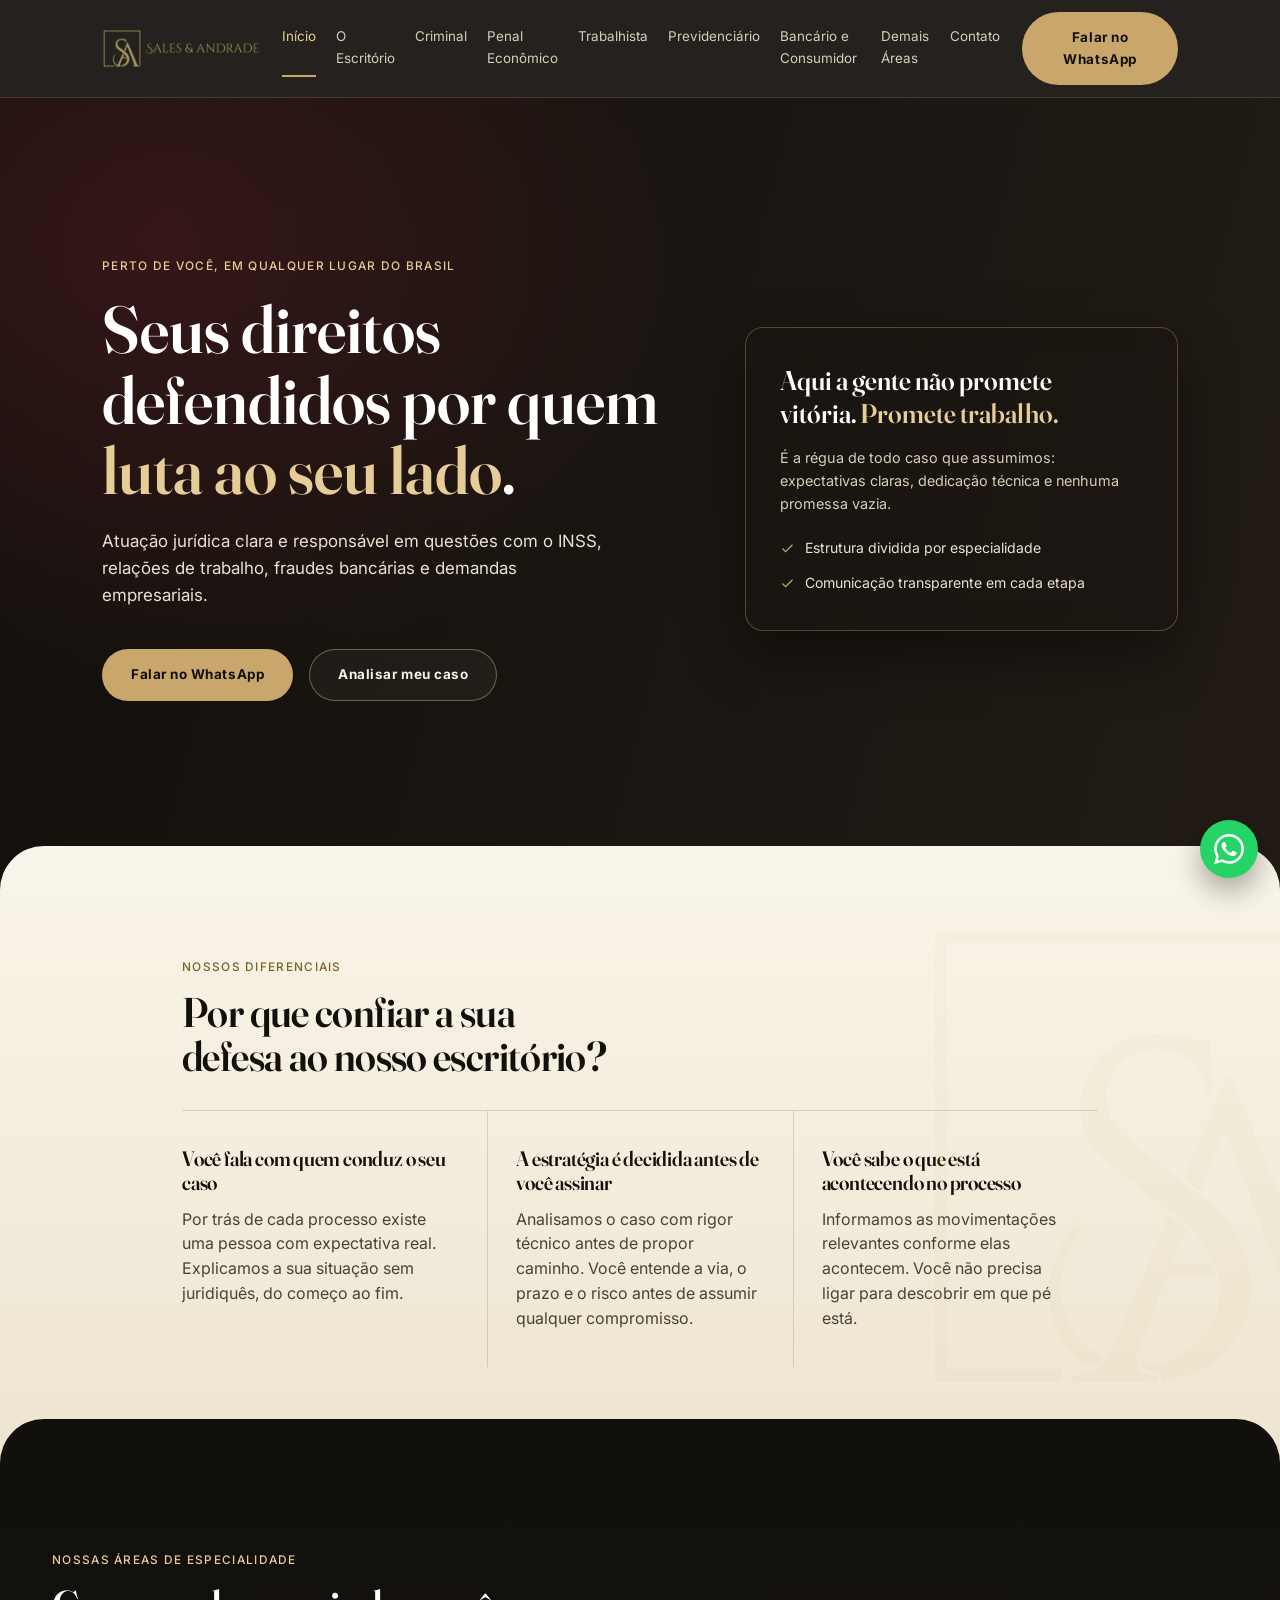
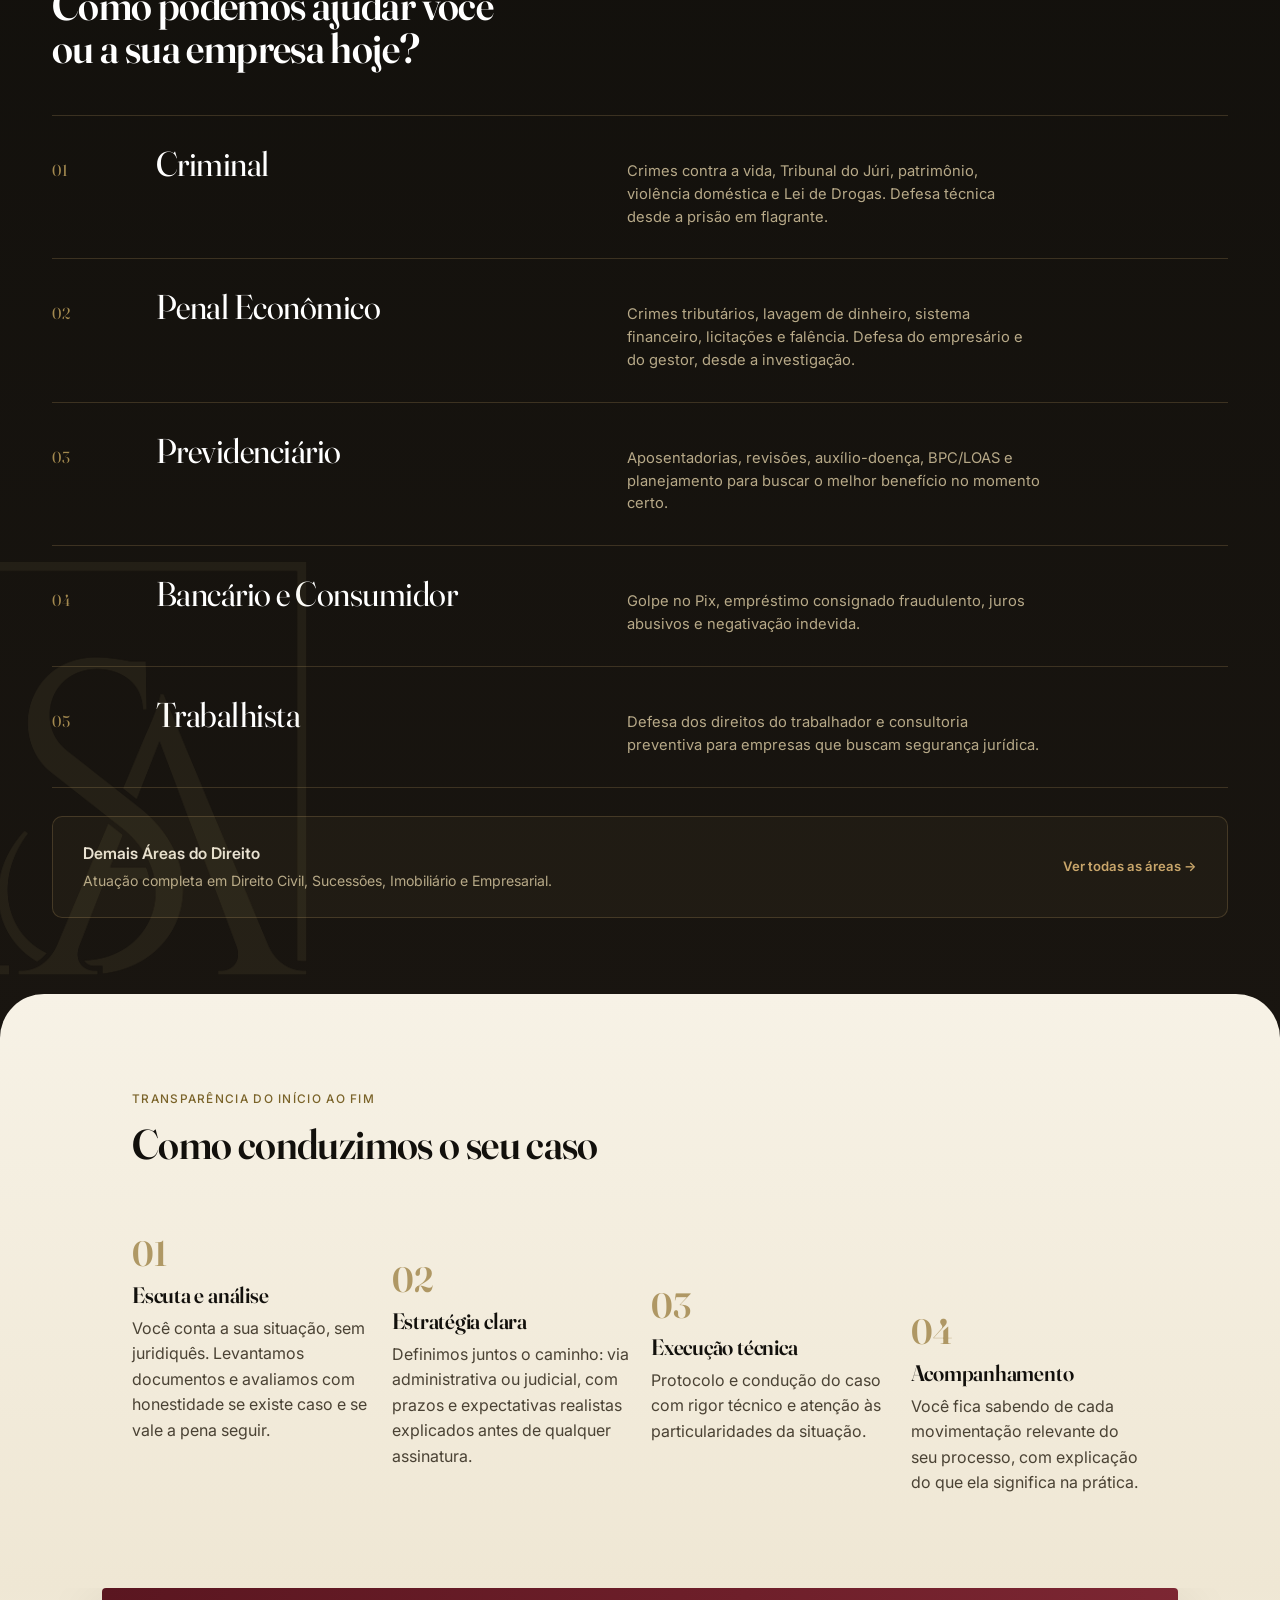
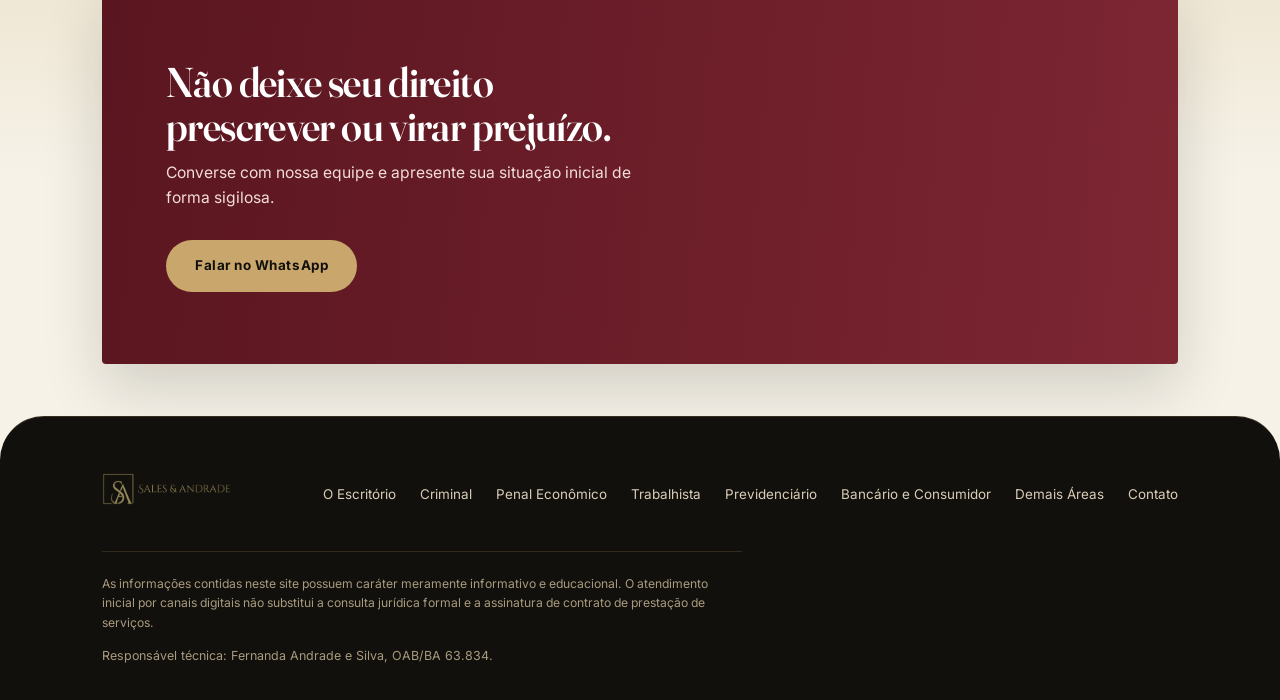
<file: index.html>
<!doctype html>
<html lang="pt-BR">
<head>
  <script>
  /* Marca que ha JavaScript, para o CSS poder esconder o que sera animado.
     Se o motion.js nao carregar (adblock, webview, rede), a marca e retirada
     e todo o conteudo volta a aparecer estatico. */
  document.documentElement.className += ' js';
  setTimeout(function () {
    if (!window.__motionOk) {
      document.documentElement.className =
        document.documentElement.className.replace(/\bjs\b/, '');
    }
  }, 2000);
  </script>
<meta charset="utf-8" />
<meta name="facebook-domain-verification" content="ourxuzfb3mb6ayu7ntzd1x40kp5242" />
<meta name="viewport" content="width=device-width, initial-scale=1" />
<title>Sales &amp; Andrade Advogados - Advocacia em Salvador</title>
<meta name="description" content="Atuação jurídica previdenciária, trabalhista, bancária e do consumidor em Salvador/BA, com atendimento em todo o Brasil." />
<meta name="theme-color" content="#12100c" />
<link rel="preconnect" href="https://fonts.googleapis.com" />
<link rel="preconnect" href="https://fonts.gstatic.com" crossorigin />
<link href="https://fonts.googleapis.com/css2?family=Fraunces:opsz,wght@9..144,500;9..144,600&amp;family=Inter:wght@400;500;600;700&amp;display=swap" rel="stylesheet" />
<link rel="icon" type="image/png" href="assets/favicon.png" />
<link rel="stylesheet" href="css/style.css?v=21" />

<link rel="canonical" href="https://saleseandradeadvogados.com.br/" />
<meta property="og:type" content="website" />
<meta property="og:site_name" content="Sales &amp; Andrade Advogados" />
<meta property="og:locale" content="pt_BR" />
<meta property="og:url" content="https://saleseandradeadvogados.com.br/" />
<meta property="og:title" content="Sales &amp; Andrade Advogados - Advocacia em Salvador" />
<meta property="og:description" content="Atuação jurídica previdenciária, trabalhista, bancária e do consumidor em Salvador/BA, com atendimento em todo o Brasil." />
<meta property="og:image" content="https://saleseandradeadvogados.com.br/assets/og-institucional.jpg" />
<meta property="og:image:width" content="1200" />
<meta property="og:image:height" content="630" />
<meta property="og:image:alt" content="Sales &amp; Andrade Advogados" />
<meta name="twitter:card" content="summary_large_image" />
<script type="application/ld+json">
{
  "@context": "https://schema.org",
  "@type": "LegalService",
  "name": "Sales & Andrade Advogados",
  "url": "https://saleseandradeadvogados.com.br/",
  "image": "https://saleseandradeadvogados.com.br/assets/og-institucional.jpg",
  "logo": "https://saleseandradeadvogados.com.br/assets/logo-horizontal-350.png",
  "telephone": "+5571982326171",
  "address": {
    "@type": "PostalAddress",
    "streetAddress": "Av. Antônio Carlos Magalhães, 811, Edifício Centro Empresarial Joventino Silva, sala 809",
    "addressLocality": "Salvador",
    "addressRegion": "BA",
    "addressCountry": "BR"
  },
  "geo": { "@type": "GeoCoordinates", "latitude": -12.9970459, "longitude": -38.4657763 },
  "areaServed": { "@type": "Country", "name": "Brasil" },
  "knowsLanguage": "pt-BR",
  "serviceType": [
    "Direito Criminal",
    "Direito Penal Econômico",
    "Direito Previdenciário",
    "Direito Bancário e do Consumidor",
    "Direito Trabalhista"
  ]
}
</script>
</head>
<body>

<a class="skip-link" href="#main">Pular para o conteúdo</a>

<header class="site">
  <div class="wrap header-row">
    <a href="index.html"><img src="assets/logo-horizontal-350.png" alt="Sales &amp; Andrade Advogados" width="350" height="87" /></a>
    <nav class="main" id="main-nav" aria-label="Navegação principal">
      <a href="index.html" class="active" aria-current="page">Início</a>
      <a href="o-escritorio.html">O Escritório</a>
      <a href="criminal.html">Criminal</a>
      <a href="penal-economico.html">Penal Econômico</a>
      <a href="direito-do-trabalho.html">Trabalhista</a>
      <a href="previdenciario.html">Previdenciário</a>
      <a href="bancario-consumidor.html">Bancário e Consumidor</a>
      <a href="demais-areas.html">Demais Áreas</a>
      <a href="contato.html">Contato</a>
    </nav>
    <div class="header-actions">
      <button class="nav-toggle" aria-label="Abrir menu" aria-expanded="false" aria-controls="main-nav">
        <svg class="icon-open" viewBox="0 0 24 24" fill="none" stroke="currentColor" stroke-width="2"><path d="M3 6h18M3 12h18M3 18h18"/></svg>
        <svg class="icon-close" viewBox="0 0 24 24" fill="none" stroke="currentColor" stroke-width="2"><path d="M6 6l12 12M18 6L6 18"/></svg>
      </button>
      <a href="https://wa.me/5571982326171?text=Ol%C3%A1!%20Vim%20pelo%20site%20do%20Sales%20%26%20Andrade%20e%20gostaria%20de%20falar%20com%20um%20advogado." target="_blank" rel="noopener" class="btn btn-gold">Falar no WhatsApp</a>
    </div>
  </div>
</header>
<div class="nav-scrim"></div>

<main id="main">

<section class="hero-home">
  <div class="wrap hero-grid">
    <div>
      <span class="eyebrow on-dark">Perto de você, em qualquer lugar do Brasil</span>
      <h1 class="serif">Seus direitos defendidos por quem <em>luta ao seu lado</em>.</h1>
      <p class="sub">Atuação jurídica clara e responsável em questões com o INSS, relações de trabalho, fraudes bancárias e demandas empresariais.</p>
      <div class="actions">
        <a href="https://wa.me/5571982326171?text=Ol%C3%A1!%20Vim%20pelo%20site%20do%20Sales%20%26%20Andrade%20e%20gostaria%20de%20falar%20com%20um%20advogado." target="_blank" rel="noopener" class="btn btn-gold">Falar no WhatsApp</a>
        <a href="contato.html" class="btn btn-line">Analisar meu caso</a>
      </div>
    </div>
    <aside class="glass-card">
      <p class="quote serif">Aqui a gente não promete vitória. <em>Promete trabalho.</em></p>
      <p class="ctx">É a régua de todo caso que assumimos: expectativas claras, dedicação técnica e nenhuma promessa vazia.</p>
      <ul>
        <li>
          <svg viewBox="0 0 24 24" fill="none" stroke="currentColor" stroke-width="2"><path d="M20 6 9 17l-5-5"/></svg>
          Estrutura dividida por especialidade
        </li>
        <li>
          <svg viewBox="0 0 24 24" fill="none" stroke="currentColor" stroke-width="2"><path d="M20 6 9 17l-5-5"/></svg>
          Comunicação transparente em cada etapa
        </li>
      </ul>
    </aside>
  </div>
</section>

<section class="band-ivory">
  <div class="wrap">
    <span class="eyebrow on-ivory" data-reveal>Nossos diferenciais</span>
    <h2 class="serif section-title lg" data-reveal style="--reveal-delay:60ms">Por que confiar a sua defesa ao nosso escritório?</h2>
    <div class="pillars">
      <div class="pillar" data-reveal>
        <h3>Você fala com quem conduz o seu caso</h3>
        <p>Por trás de cada processo existe uma pessoa com expectativa real. Explicamos a sua situação sem juridiquês, do começo ao fim.</p>
      </div>
      <div class="pillar" data-reveal style="--reveal-delay:100ms">
        <h3>A estratégia é decidida antes de você assinar</h3>
        <p>Analisamos o caso com rigor técnico antes de propor caminho. Você entende a via, o prazo e o risco antes de assumir qualquer compromisso.</p>
      </div>
      <div class="pillar" data-reveal style="--reveal-delay:200ms">
        <h3>Você sabe o que está acontecendo no processo</h3>
        <p>Informamos as movimentações relevantes conforme elas acontecem. Você não precisa ligar para descobrir em que pé está.</p>
      </div>
    </div>
  </div>
</section>

<section class="band-dark">
  <div class="wrap">
    <div class="head">
      <span class="eyebrow on-dark" data-reveal>Nossas áreas de especialidade</span>
      <h2 class="serif section-title lg" data-reveal style="margin:0;color:#fff;">Como podemos ajudar você ou a sua empresa hoje?</h2>
    </div>
    <ol class="area-index" data-reveal>
      <li>
        <a href="criminal.html">
          <span class="idx" aria-hidden="true">01</span>
          <span class="nome">Criminal</span>
          <span class="desc">Crimes contra a vida, Tribunal do Júri, patrimônio, violência doméstica e Lei de Drogas. Defesa técnica desde a prisão em flagrante.</span>
        </a>
      </li>
      <li>
        <a href="penal-economico.html">
          <span class="idx" aria-hidden="true">02</span>
          <span class="nome">Penal Econômico</span>
          <span class="desc">Crimes tributários, lavagem de dinheiro, sistema financeiro, licitações e falência. Defesa do empresário e do gestor, desde a investigação.</span>
        </a>
      </li>
      <li>
        <a href="previdenciario.html">
          <span class="idx" aria-hidden="true">03</span>
          <span class="nome">Previdenciário</span>
          <span class="desc">Aposentadorias, revisões, auxílio-doença, BPC/LOAS e planejamento para buscar o melhor benefício no momento certo.</span>
        </a>
      </li>
      <li>
        <a href="bancario-consumidor.html">
          <span class="idx" aria-hidden="true">04</span>
          <span class="nome">Bancário e Consumidor</span>
          <span class="desc">Golpe no Pix, empréstimo consignado fraudulento, juros abusivos e negativação indevida.</span>
        </a>
      </li>
      <li>
        <a href="direito-do-trabalho.html">
          <span class="idx" aria-hidden="true">05</span>
          <span class="nome">Trabalhista</span>
          <span class="desc">Defesa dos direitos do trabalhador e consultoria preventiva para empresas que buscam segurança jurídica.</span>
        </a>
      </li>
    </ol>
    <div class="area-secondary" data-reveal>
      <div>
        <h3>Demais Áreas do Direito</h3>
        <p>Atuação completa em Direito Civil, Sucessões, Imobiliário e Empresarial.</p>
      </div>
      <a href="demais-areas.html">Ver todas as áreas →</a>
    </div>
  </div>
</section>

<section class="band-steps">
  <div class="wrap">
    <div class="head">
      <span class="eyebrow on-ivory" data-reveal>Transparência do início ao fim</span>
      <h2 class="serif section-title lg" data-reveal style="margin:0;">Como conduzimos o seu caso</h2>
    </div>
    <div class="steps">
      <div class="step" data-reveal style="--reveal-delay:0ms">
        <span class="num" aria-hidden="true">01</span>
        <h3>Escuta e análise</h3>
        <p>Você conta a sua situação, sem juridiquês. Levantamos documentos e avaliamos com honestidade se existe caso e se vale a pena seguir.</p>
      </div>
      <div class="step" data-reveal style="--reveal-delay:100ms">
        <span class="num" aria-hidden="true">02</span>
        <h3>Estratégia clara</h3>
        <p>Definimos juntos o caminho: via administrativa ou judicial, com prazos e expectativas realistas explicados antes de qualquer assinatura.</p>
      </div>
      <div class="step" data-reveal style="--reveal-delay:200ms">
        <span class="num" aria-hidden="true">03</span>
        <h3>Execução técnica</h3>
        <p>Protocolo e condução do caso com rigor técnico e atenção às particularidades da situação.</p>
      </div>
      <div class="step" data-reveal style="--reveal-delay:300ms">
        <span class="num" aria-hidden="true">04</span>
        <h3>Acompanhamento</h3>
        <p>Você fica sabendo de cada movimentação relevante do seu processo, com explicação do que ela significa na prática.</p>
      </div>
    </div>
  </div>
</section>

<section class="band-cta">
  <div class="wrap">
    <div class="cta-banner" data-reveal>
      <h2 class="serif">Não deixe seu direito prescrever ou virar prejuízo.</h2>
      <p>Converse com nossa equipe e apresente sua situação inicial de forma sigilosa.</p>
      <a href="https://wa.me/5571982326171?text=Ol%C3%A1!%20Vim%20pelo%20site%20do%20Sales%20%26%20Andrade%20e%20gostaria%20de%20falar%20com%20um%20advogado." target="_blank" rel="noopener" class="btn btn-gold">Falar no WhatsApp</a>
    </div>
  </div>
</section>

</main>

<footer class="site">
  <div class="wrap">
    <div class="foot-top">
      <img src="assets/logo-horizontal-350.png" alt="Sales &amp; Andrade Advogados" width="350" height="87" />
      <div class="foot-links">
        <a href="o-escritorio.html">O Escritório</a>
        <a href="criminal.html">Criminal</a>
        <a href="penal-economico.html">Penal Econômico</a>
        <a href="direito-do-trabalho.html">Trabalhista</a>
        <a href="previdenciario.html">Previdenciário</a>
        <a href="bancario-consumidor.html">Bancário e Consumidor</a>
        <a href="demais-areas.html">Demais Áreas</a>
        <a href="contato.html">Contato</a>
      </div>
    </div>
    <p class="foot-fine">As informações contidas neste site possuem caráter meramente informativo e educacional. O atendimento inicial por canais digitais não substitui a consulta jurídica formal e a assinatura de contrato de prestação de serviços.</p>
    <p class="foot-oab">Responsável técnica: Fernanda Andrade e Silva, OAB/BA 63.834.</p>
  </div>
</footer>

<a class="wa-float" href="https://wa.me/5571982326171?text=Ol%C3%A1!%20Vim%20pelo%20site%20do%20Sales%20%26%20Andrade%20e%20gostaria%20de%20falar%20com%20um%20advogado." target="_blank" rel="noopener" aria-label="Falar no WhatsApp">
  <svg viewBox="0 0 24 24" fill="currentColor"><path d="M17.472 14.382c-.297-.149-1.758-.867-2.03-.967-.273-.099-.471-.148-.67.15-.197.297-.767.966-.94 1.164-.173.199-.347.223-.644.075-.297-.15-1.255-.463-2.39-1.475-.883-.788-1.48-1.761-1.653-2.059-.173-.297-.018-.458.13-.606.134-.133.297-.347.446-.52.149-.174.198-.298.298-.497.099-.198.05-.371-.025-.52-.075-.149-.669-1.612-.916-2.207-.242-.579-.487-.5-.669-.51-.173-.008-.371-.01-.57-.01-.198 0-.52.074-.792.372-.272.297-1.04 1.016-1.04 2.479 0 1.462 1.065 2.875 1.213 3.074.149.198 2.096 3.2 5.077 4.487.709.306 1.262.489 1.694.625.712.227 1.36.195 1.871.118.571-.085 1.758-.719 2.006-1.413.248-.694.248-1.289.173-1.413-.074-.124-.272-.198-.57-.347m-5.421 7.403h-.004a9.87 9.87 0 01-5.031-1.378l-.361-.214-3.741.982.998-3.648-.235-.374a9.86 9.86 0 01-1.51-5.26c.001-5.45 4.436-9.884 9.888-9.884 2.64 0 5.122 1.03 6.988 2.898a9.825 9.825 0 012.893 6.994c-.003 5.45-4.437 9.884-9.885 9.884m8.413-18.297A11.815 11.815 0 0012.05 0C5.495 0 .16 5.335.157 11.892c0 2.096.547 4.142 1.588 5.945L.057 24l6.305-1.654a11.882 11.882 0 005.683 1.448h.005c6.554 0 11.89-5.335 11.893-11.893a11.821 11.821 0 00-3.48-8.413"/></svg>
</a>

<script src="js/motion.js?v=21"></script>
</body>
</html>
</file>
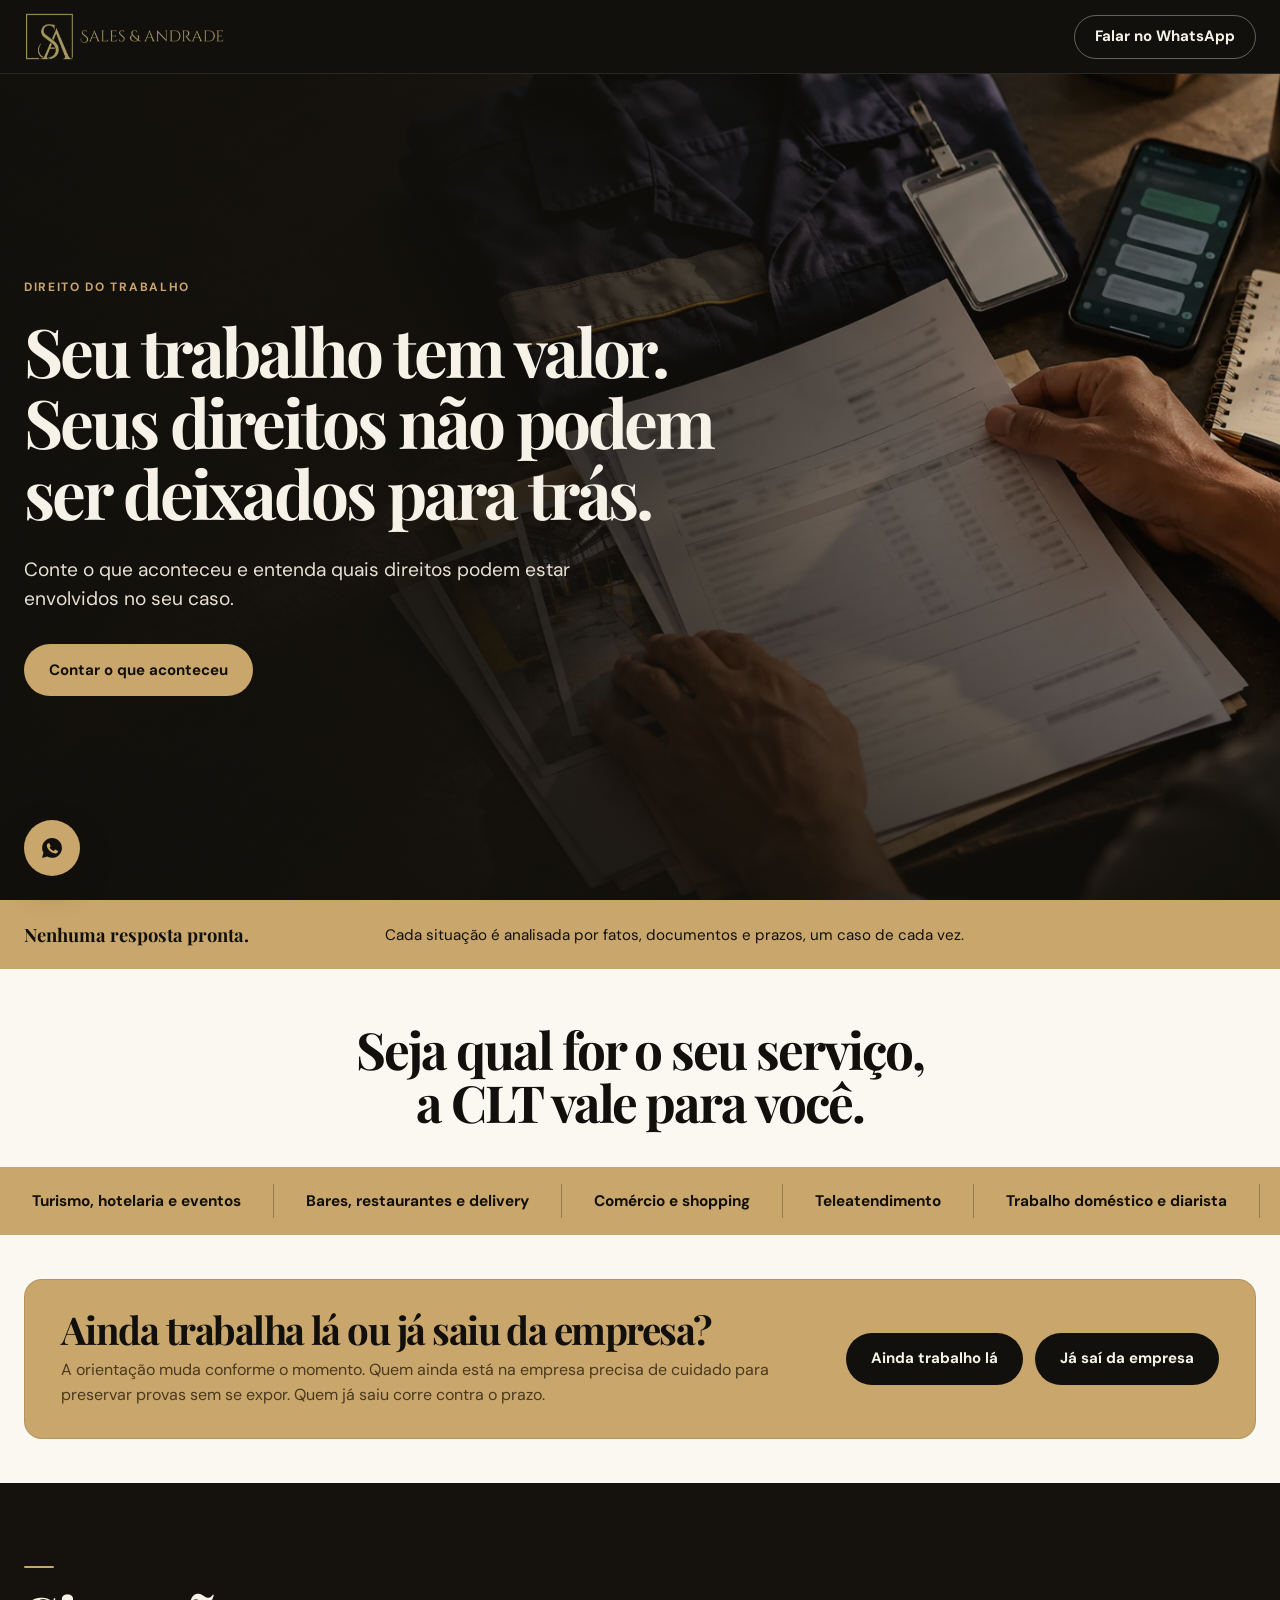
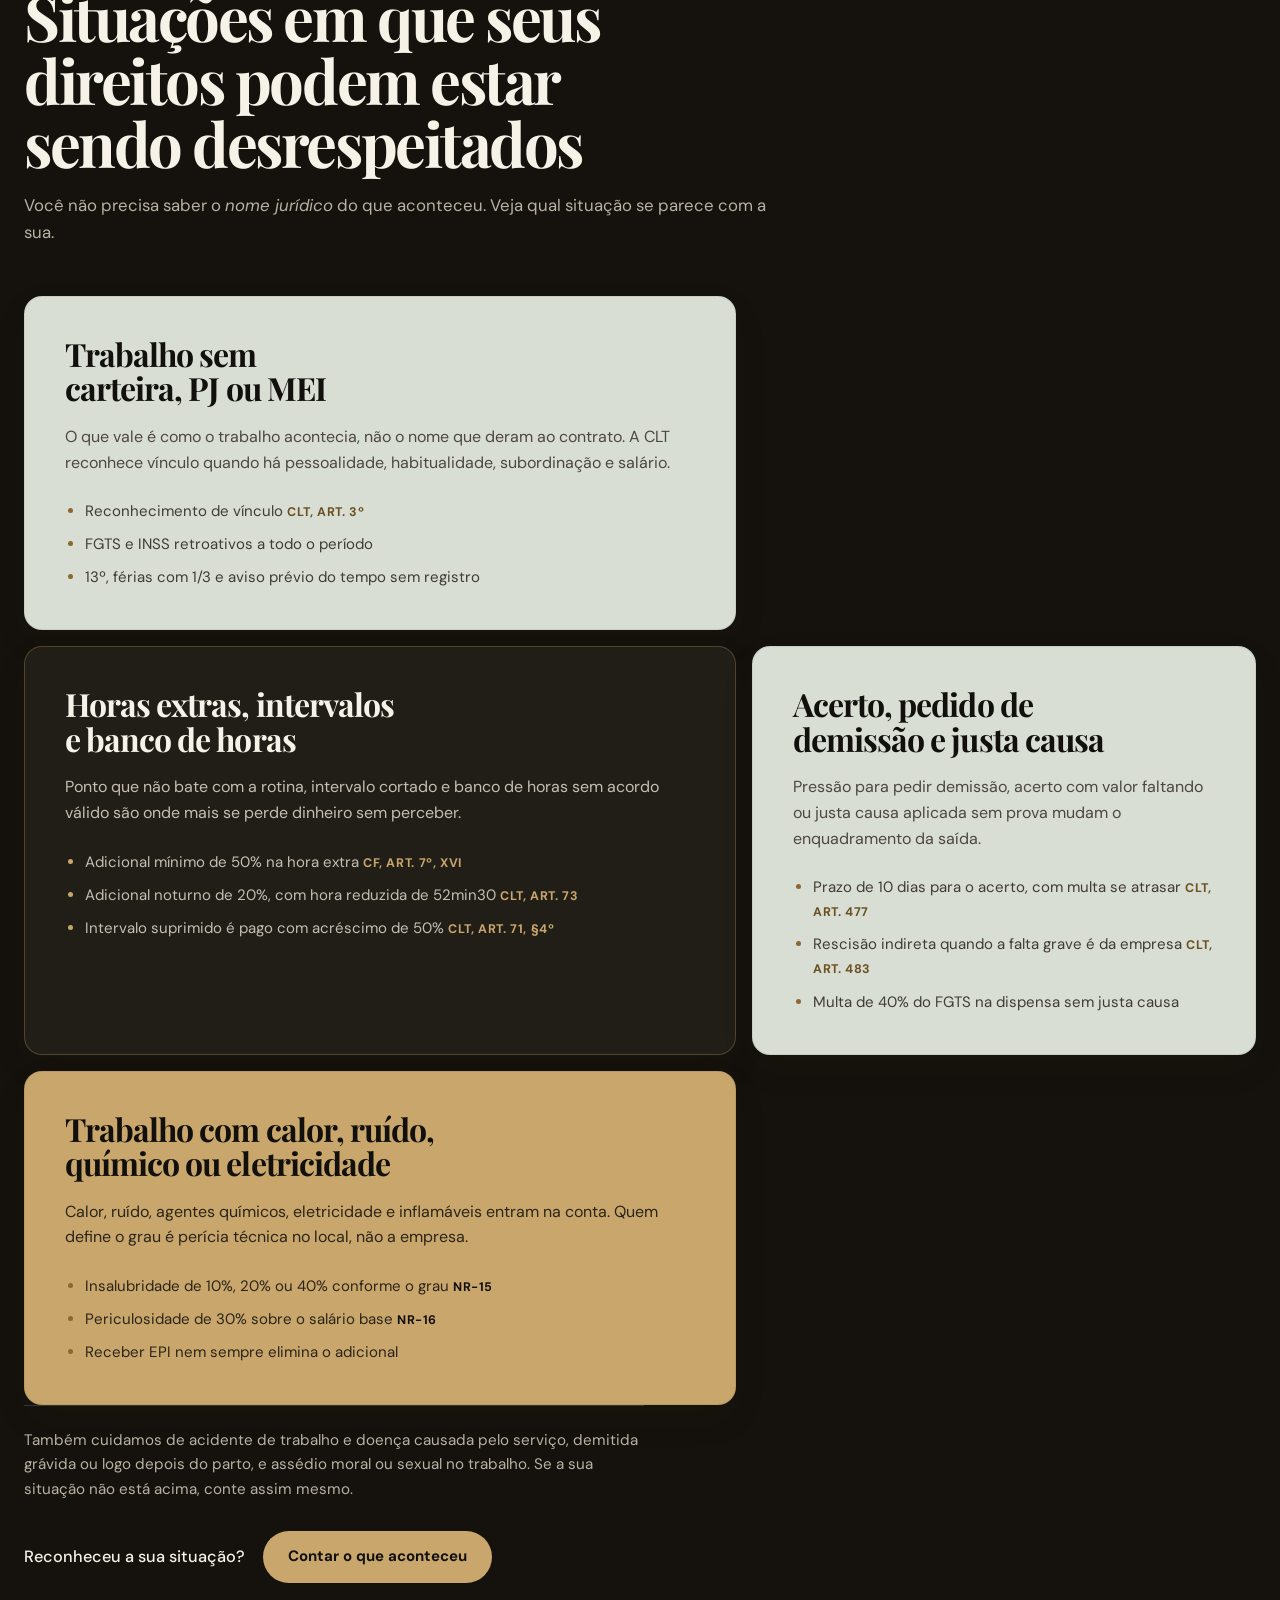
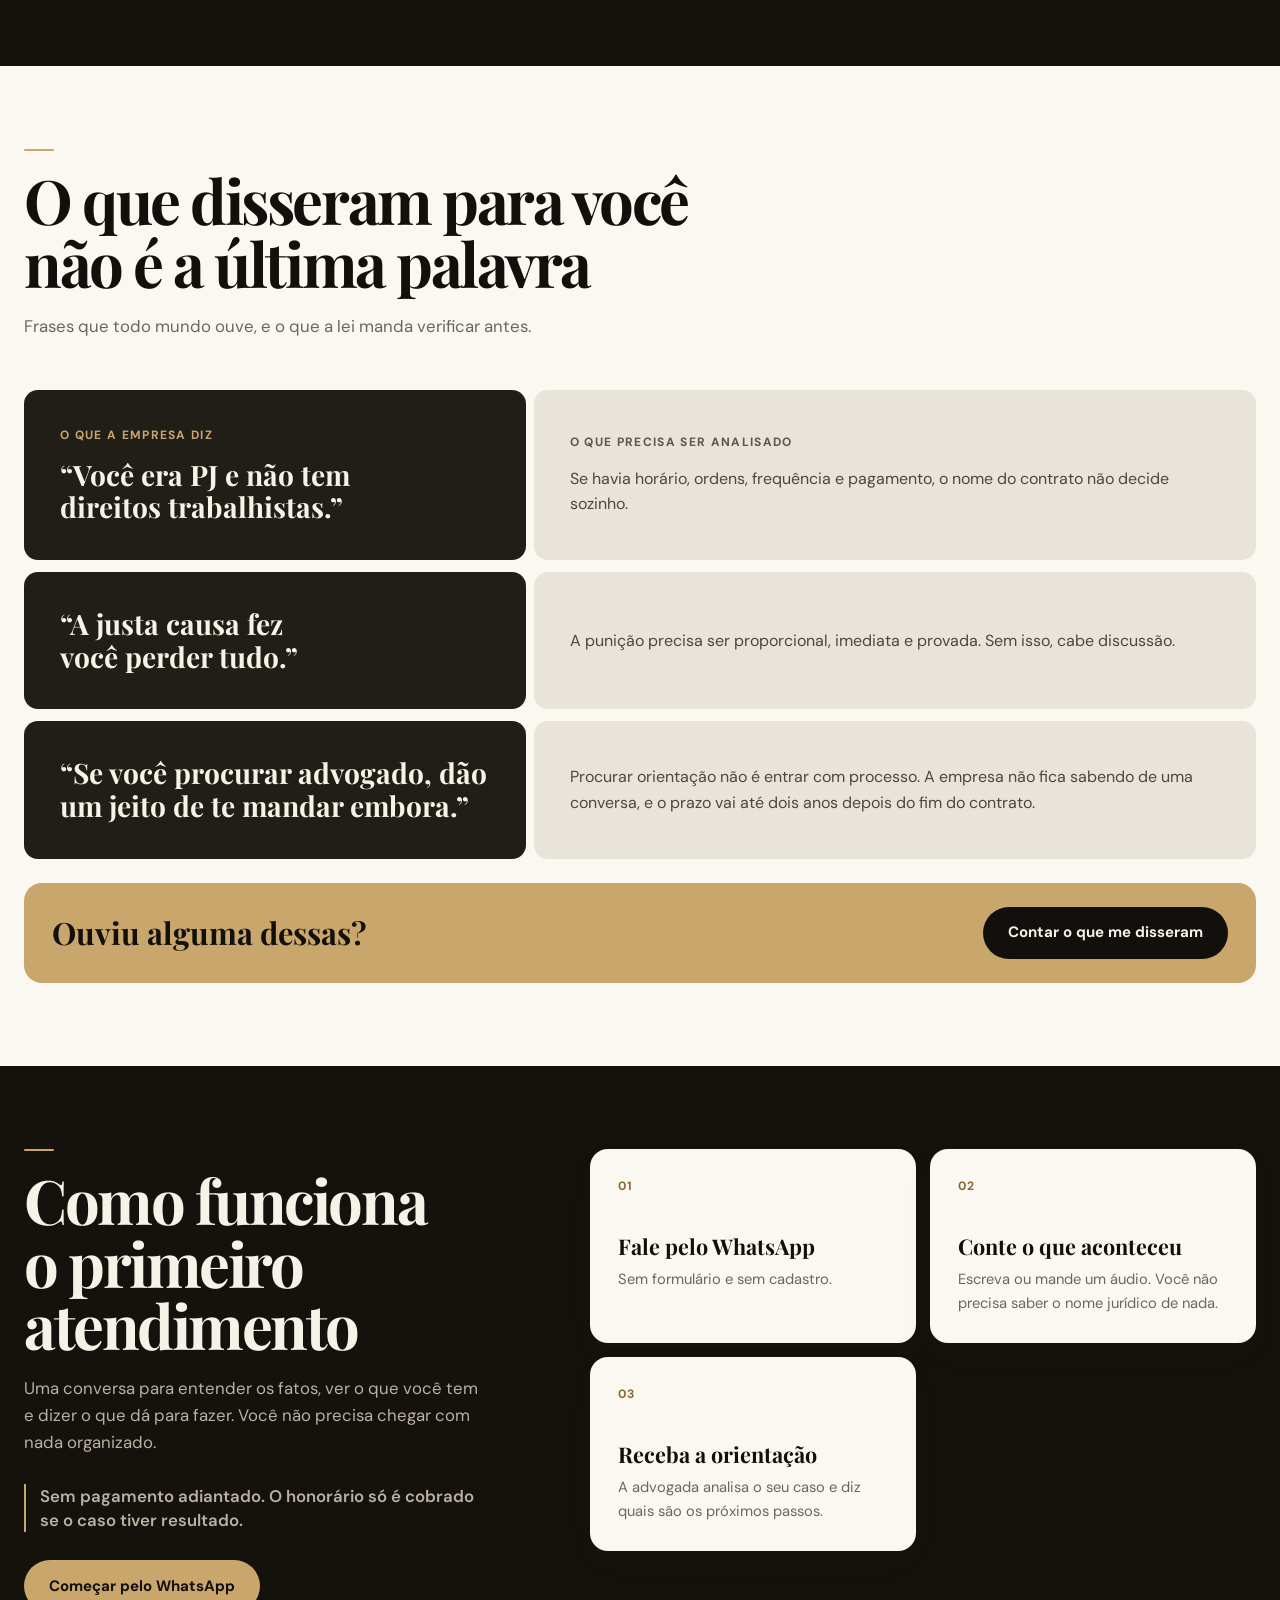
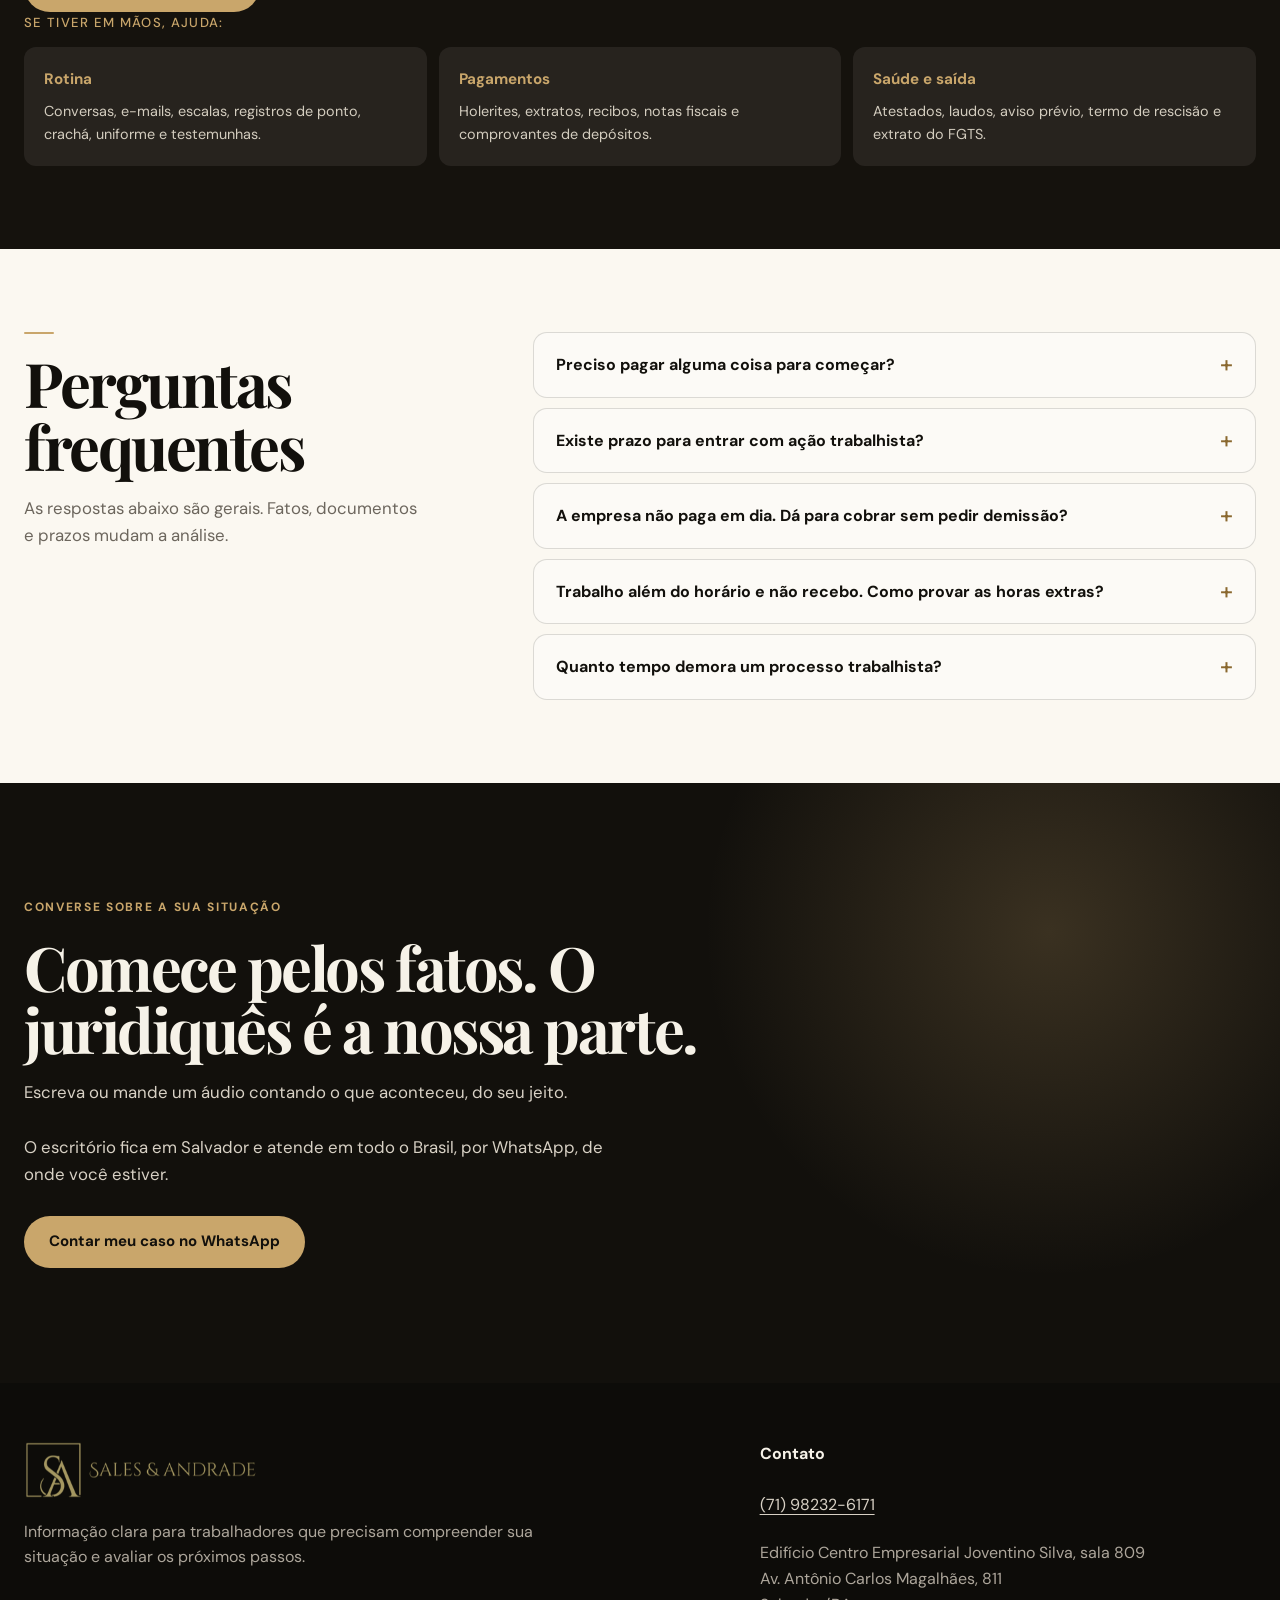
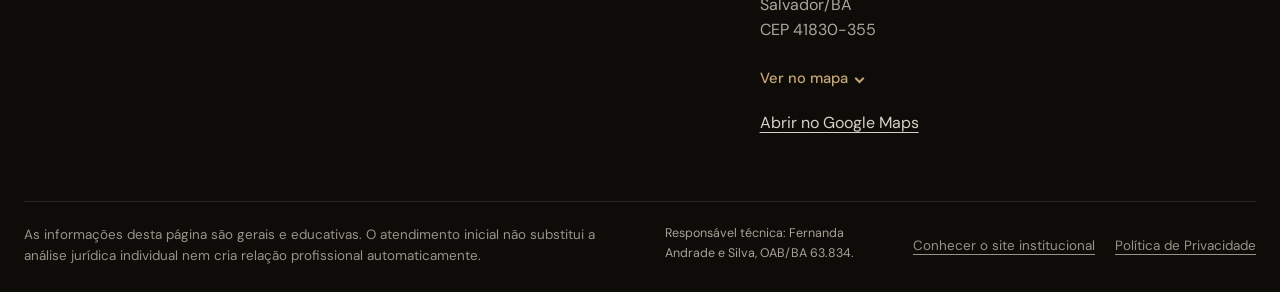
<file: trabalhista/index.html>
<!doctype html>
<html lang="pt-BR">
<head>
  <meta charset="utf-8" />
  <meta name="viewport" content="width=device-width, initial-scale=1" />
  <title>Direitos Trabalhistas | Sales &amp; Andrade Advogados</title>
  <meta name="description" content="Orientação trabalhista para vínculo sem registro, contratação como PJ, horas extras, rescisão, acidente, gestação e outras situações no trabalho." />
  <meta name="theme-color" content="#12100c" />
  <meta property="og:type" content="website" />
  <meta property="og:locale" content="pt_BR" />
  <meta property="og:title" content="Direitos Trabalhistas | Sales &amp; Andrade Advogados" />
  <meta property="og:description" content="Informação clara para trabalhadores que precisam compreender seus direitos e avaliar os próximos passos." />
  <link rel="canonical" href="https://saleseandradeadvogados.com.br/trabalhista/" />
  <meta property="og:site_name" content="Sales &amp; Andrade Advogados" />
  <meta property="og:url" content="https://saleseandradeadvogados.com.br/trabalhista/" />
  <meta property="og:image" content="https://saleseandradeadvogados.com.br/trabalhista/assets/og-trabalhista.jpg" />
  <meta property="og:image:width" content="1200" />
  <meta property="og:image:height" content="630" />
  <meta property="og:image:alt" content="Sales &amp; Andrade Advogados" />
  <meta name="twitter:card" content="summary_large_image" />
  <link rel="preconnect" href="https://fonts.googleapis.com" />
  <link rel="preconnect" href="https://fonts.gstatic.com" crossorigin />
  <link href="https://fonts.googleapis.com/css2?family=DM+Sans:wght@400;500;600;700&amp;family=Playfair+Display:ital,wght@0,600;0,700;1,600&amp;display=swap" rel="stylesheet" />
  <link rel="icon" type="image/png" href="assets/favicon.png" />
  <link rel="stylesheet" href="css/lp-trabalhista.css?v=42" />

  <!-- Meta Pixel -->
  <script>
    !function(f,b,e,v,n,t,s)
    {if(f.fbq)return;n=f.fbq=function(){n.callMethod?
    n.callMethod.apply(n,arguments):n.queue.push(arguments)};
    if(!f._fbq)f._fbq=n;n.push=n;n.loaded=!0;n.version='2.0';
    n.queue=[];t=b.createElement(e);t.async=!0;
    t.src=v;s=b.getElementsByTagName(e)[0];
    s.parentNode.insertBefore(t,s)}(window, document,'script',
    'https://connect.facebook.net/en_US/fbevents.js');
    fbq('init', '2060259444695775');
    fbq('track', 'PageView');
  </script>
  <noscript><img height="1" width="1" style="display:none" alt=""
    src="https://www.facebook.com/tr?id=2060259444695775&ev=PageView&noscript=1"
  /></noscript>
  <!-- Fim do Meta Pixel -->
</head>
<body class="lp-trabalhista">
  <a class="skip-link" href="#conteudo">Pular para o conteúdo</a>
  <div class="scroll-progress" aria-hidden="true"></div>

  <header class="lp-header">
    <a class="lp-logo" href="index.html" aria-label="Ir para o site Sales &amp; Andrade Advogados">
      <img src="assets/logo-horizontal-350.png" alt="Sales &amp; Andrade Advogados" width="350" height="87" />
    </a>
    <a class="lp-header-cta" href="https://wa.me/5571982326171?text=Ol%C3%A1%21%20Vim%20pela%20p%C3%A1gina%20de%20direitos%20trabalhistas%20e%20quero%20saber%20se%20tenho%20direitos.%20Posso%20contar%20o%20que%20aconteceu%3F" target="_blank" rel="noopener">Falar no WhatsApp</a>
  </header>

  <main id="conteudo">
    <section class="lp-hero" id="inicio" aria-labelledby="titulo-principal">
      <img class="hero-photo" src="assets/lp-trabalhista-hero.webp" alt="Trabalhador organizando documentos relacionados à sua rotina profissional" width="1672" height="941" fetchpriority="high" decoding="async" />
      <div class="hero-scrim" aria-hidden="true"></div>
      <div class="lp-shell hero-copy" data-reveal>
        <p class="eyebrow">Direito do trabalho</p>
        <h1 id="titulo-principal">Seu trabalho tem valor. Seus direitos não podem ser deixados para trás.</h1>
        <p class="hero-lead">Conte o que aconteceu e entenda quais direitos podem estar envolvidos no seu caso.</p>
        <a class="button button-primary" href="https://wa.me/5571982326171?text=Ol%C3%A1%21%20Vim%20pela%20p%C3%A1gina%20de%20direitos%20trabalhistas%20e%20quero%20saber%20se%20tenho%20direitos.%20Posso%20contar%20o%20que%20aconteceu%3F" target="_blank" rel="noopener">Contar o que aconteceu</a>
      </div>
    </section>

    <aside class="analysis-note" aria-label="Aviso importante">
      <div class="lp-shell analysis-note-inner">
        <strong>Nenhuma resposta pronta.</strong>
        <span class="analysis-note-full">Cada situação é analisada por fatos, documentos e prazos, um caso de cada vez.</span>
        <span class="analysis-note-mobile">Cada caso é analisado por fatos, documentos e prazos.</span>
      </div>
    </aside>

    <section class="sector-band" id="situacoes" aria-labelledby="situacoes-titulo">
      <div class="lp-shell sector-band-copy" data-reveal>
        <h2 id="situacoes-titulo">Seja qual for o seu serviço, a CLT vale para você.</h2>
      </div>
      <div class="sector-marquee" data-reveal style="--delay: 70ms">
        <div class="sector-track">
          <ul class="sector-row" aria-label="Setores atendidos">
            <li>Turismo, hotelaria e eventos</li>
            <li>Bares, restaurantes e delivery</li>
            <li>Comércio e shopping</li>
            <li>Teleatendimento</li>
            <li>Trabalho doméstico e diarista</li>
            <li>Construção civil</li>
            <li>Portaria, limpeza e segurança</li>
            <li>Saúde e hospitais</li>
            <li>Transporte por aplicativo</li>
          </ul>
          <ul class="sector-row" aria-hidden="true">
            <li>Turismo, hotelaria e eventos</li>
            <li>Bares, restaurantes e delivery</li>
            <li>Comércio e shopping</li>
            <li>Teleatendimento</li>
            <li>Trabalho doméstico e diarista</li>
            <li>Construção civil</li>
            <li>Portaria, limpeza e segurança</li>
            <li>Saúde e hospitais</li>
            <li>Transporte por aplicativo</li>
          </ul>
        </div>
      </div>
    </section>

    <section class="moment-bridge" id="momento" aria-labelledby="momento-titulo">
      <div class="lp-shell moment-bridge-inner" data-reveal>
        <div>
          <h2 id="momento-titulo">Ainda trabalha lá ou já saiu da empresa?</h2>
          <p>A orientação muda conforme o momento. Quem ainda está na empresa precisa de cuidado para preservar provas sem se expor. Quem já saiu corre contra o prazo.</p>
        </div>
            <div class="moment-choice">
          <a class="button button-dark" href="https://wa.me/5571982326171?text=Ol%C3%A1%21%20Vim%20pela%20p%C3%A1gina%20de%20direitos%20trabalhistas.%20Ainda%20trabalho%20na%20empresa%20e%20quero%20saber%20se%20tenho%20direitos." target="_blank" rel="noopener">Ainda trabalho lá</a>
          <a class="button button-dark" href="https://wa.me/5571982326171?text=Ol%C3%A1%21%20Vim%20pela%20p%C3%A1gina%20de%20direitos%20trabalhistas.%20J%C3%A1%20sa%C3%AD%20da%20empresa%20e%20quero%20saber%20se%20tenho%20direitos." target="_blank" rel="noopener">Já saí da empresa</a>
        </div>
      </div>
    </section>

    <section class="lp-section practice-section" id="indicios" aria-labelledby="indicios-titulo">
      <div class="lp-shell">
        <div class="section-heading" data-reveal>
          <h2 id="indicios-titulo">Situações em que seus direitos podem estar sendo desrespeitados</h2>
          <p>Você não precisa saber o <em>nome jurídico</em> do que aconteceu. Veja qual situação se parece com a sua.</p>
        </div>

        <div class="practice-grid">
          <article class="practice-card practice-card-wide tone-sage" data-reveal style="--delay: 0ms">
            <div class="practice-card-head">
              <h3>Trabalho sem carteira, PJ ou MEI</h3>
            </div>
            <p class="practice-card-summary">Se havia horário, ordens e rotina, a lei pode reconhecer o vínculo mesmo com contrato de PJ ou MEI.</p>
            <details class="mobile-disclosure" open>
              <summary>Ver detalhes</summary>
              <p>O que vale é como o trabalho acontecia, não o nome que deram ao contrato. A CLT reconhece vínculo quando há pessoalidade, habitualidade, subordinação e salário.</p>
              <ul>
                <li>Reconhecimento de vínculo <span class="law-ref">CLT, art. 3º</span></li>
                <li>FGTS e INSS retroativos a todo o período</li>
                <li>13º, férias com 1/3 e aviso prévio do tempo sem registro</li>
              </ul>
            </details>
          </article>
          <article class="practice-card practice-card-wide tone-ink" data-reveal style="--delay: 45ms">
            <div class="practice-card-head">
              <h3>Horas extras, intervalos e banco de horas</h3>
            </div>
            <p class="practice-card-summary">Hora extra tem adicional mínimo de 50%. O intervalo que você não tirou também é pago.</p>
            <details class="mobile-disclosure" open>
              <summary>Ver detalhes</summary>
              <p>Ponto que não bate com a rotina, intervalo cortado e banco de horas sem acordo válido são onde mais se perde dinheiro sem perceber.</p>
              <ul>
                <li>Adicional mínimo de 50% na hora extra <span class="law-ref">CF, art. 7º, XVI</span></li>
                <li>Adicional noturno de 20%, com hora reduzida de 52min30 <span class="law-ref">CLT, art. 73</span></li>
                <li>Intervalo suprimido é pago com acréscimo de 50% <span class="law-ref">CLT, art. 71, §4º</span></li>
              </ul>
            </details>
          </article>
          <article class="practice-card tone-sage" data-reveal style="--delay: 90ms">
            <div class="practice-card-head">
              <h3>Acerto, pedido de demissão e justa causa</h3>
            </div>
            <p class="practice-card-summary">A empresa tem 10 dias para pagar a rescisão, e justa causa sem prova pode cair.</p>
            <details class="mobile-disclosure" open>
              <summary>Ver detalhes</summary>
              <p>Pressão para pedir demissão, acerto com valor faltando ou justa causa aplicada sem prova mudam o enquadramento da saída.</p>
              <ul>
                <li>Prazo de 10 dias para o acerto, com multa se atrasar <span class="law-ref">CLT, art. 477</span></li>
                <li>Rescisão indireta quando a falta grave é da empresa <span class="law-ref">CLT, art. 483</span></li>
                <li>Multa de 40% do FGTS na dispensa sem justa causa</li>
              </ul>
            </details>
          </article>
          <article class="practice-card practice-card-wide tone-gold" data-reveal style="--delay: 135ms">
            <div class="practice-card-head">
              <h3>Trabalho com calor, ruído, químico ou eletricidade</h3>
            </div>
            <p class="practice-card-summary">Exposição a risco tem adicional previsto em lei: 10% a 40% por insalubridade, 30% por periculosidade.</p>
            <details class="mobile-disclosure" open>
              <summary>Ver detalhes</summary>
              <p>Calor, ruído, agentes químicos, eletricidade e inflamáveis entram na conta. Quem define o grau é perícia técnica no local, não a empresa.</p>
              <ul>
                <li>Insalubridade de 10%, 20% ou 40% conforme o grau <span class="law-ref">NR-15</span></li>
                <li>Periculosidade de 30% sobre o salário base <span class="law-ref">NR-16</span></li>
                <li>Receber EPI nem sempre elimina o adicional</li>
              </ul>
            </details>
          </article>
        </div>

        <p class="practice-also" data-reveal>Também cuidamos de acidente de trabalho e doença causada pelo serviço, demitida grávida ou logo depois do parto, e assédio moral ou sexual no trabalho. Se a sua situação não está acima, conte assim mesmo.</p>

        <div class="practice-cta" data-reveal>
          <p>Reconheceu a sua situação?</p>
          <a class="button button-primary" href="https://wa.me/5571982326171?text=Ol%C3%A1%21%20Vim%20pela%20p%C3%A1gina%20de%20direitos%20trabalhistas%20e%20quero%20saber%20se%20tenho%20direitos.%20Posso%20contar%20o%20que%20aconteceu%3F" target="_blank" rel="noopener">Contar o que aconteceu</a>
        </div>
      </div>
    </section>

    <section class="lp-section comparison-section" id="direitos" aria-labelledby="direitos-titulo">
      <div class="lp-shell">
        <div class="section-heading comparison-heading" data-reveal>
          <h2 id="direitos-titulo">O que disseram para você não é a última palavra</h2>
          <p>Frases que todo mundo ouve, e o que a lei manda verificar antes.</p>
        </div>

        <div class="comparison-list">
          <article class="comparison-row" data-reveal>
            <div class="company-claim">
              <span>O que a empresa diz</span>
              <h3>“Você era PJ e não tem direitos trabalhistas.”</h3>
            </div>
            <div class="legal-reading">
              <span>O que precisa ser analisado</span>
              <p>Se havia horário, ordens, frequência e pagamento, o nome do contrato não decide sozinho.</p>
            </div>
          </article>


          <article class="comparison-row" data-reveal>
            <div class="company-claim">
              <h3>“A justa causa fez você perder tudo.”</h3>
            </div>
            <div class="legal-reading">
              <p>A punição precisa ser proporcional, imediata e provada. Sem isso, cabe discussão.</p>
            </div>
          </article>

          <article class="comparison-row" data-reveal>
            <div class="company-claim">
              <h3>“Se você procurar advogado, dão um jeito de te mandar embora.”</h3>
            </div>
            <div class="legal-reading">
              <p>Procurar orientação não é entrar com processo. A empresa não fica sabendo de uma conversa, e o prazo vai até dois anos depois do fim do contrato.</p>
            </div>
          </article>
        </div>

        <div class="comparison-cta" data-reveal>
          <p>Ouviu alguma dessas?</p>
          <a class="button button-dark" href="https://wa.me/5571982326171?text=Ol%C3%A1%21%20Vim%20pela%20p%C3%A1gina%20de%20direitos%20trabalhistas%20e%20quero%20saber%20se%20tenho%20direitos.%20Posso%20contar%20o%20que%20aconteceu%3F" target="_blank" rel="noopener">Contar o que me disseram</a>
        </div>
      </div>
    </section>




    <section class="lp-section service-section" id="atendimento" aria-labelledby="atendimento-titulo">
      <div class="lp-shell service-layout">
        <div class="service-copy" data-reveal>
          <h2 id="atendimento-titulo">Como funciona o primeiro atendimento</h2>
          <p>Uma conversa para entender os fatos, ver o que você tem e dizer o que dá para fazer. Você não precisa chegar com nada organizado.</p>
          <p class="service-fee">Sem pagamento adiantado. O honorário só é cobrado se o caso tiver resultado.</p>
          <a class="button button-primary" href="https://wa.me/5571982326171?text=Ol%C3%A1%21%20Vim%20pela%20p%C3%A1gina%20de%20direitos%20trabalhistas%20e%20quero%20saber%20se%20tenho%20direitos.%20Posso%20contar%20o%20que%20aconteceu%3F" target="_blank" rel="noopener">Começar pelo WhatsApp</a>
        </div>
        <ol class="service-flow" data-reveal style="--delay: 70ms">
          <li><strong>Fale pelo WhatsApp</strong><span>Sem formulário e sem cadastro.</span></li>
          <li><strong>Conte o que aconteceu</strong><span>Escreva ou mande um áudio. Você não precisa saber o nome jurídico de nada.</span></li>
          
          <li><strong>Receba a orientação</strong><span>A advogada analisa o seu caso e diz quais são os próximos passos.</span></li>
        </ol>
      </div>
      <div class="lp-shell" data-reveal style="--delay: 70ms">
        <p class="evidence-lead">Se tiver em mãos, ajuda:</p>
        <div class="evidence-groups">
            <article>
              <h3>Rotina</h3>
              <p>Conversas, e-mails, escalas, registros de ponto, crachá, uniforme e testemunhas.</p>
            </article>
            <article>
              <h3>Pagamentos</h3>
              <p>Holerites, extratos, recibos, notas fiscais e comprovantes de depósitos.</p>
            </article>
            <article>
              <h3>Saúde e saída</h3>
              <p>Atestados, laudos, aviso prévio, termo de rescisão e extrato do FGTS.</p>
            </article>
          </div>
      </div>
    </section>

    <section class="lp-section faq-section" id="duvidas" aria-labelledby="duvidas-titulo">
      <div class="lp-shell faq-layout">
        <div class="faq-intro" data-reveal>
          <h2 id="duvidas-titulo">Perguntas frequentes</h2>
          <p>As respostas abaixo são gerais. Fatos, documentos e prazos mudam a análise.</p>
        </div>
        <div class="faq-list" data-reveal style="--delay: 70ms">
          <details class="faq-item"><summary>Preciso pagar alguma coisa para começar?</summary><p>Não. Não existe pagamento adiantado nem cobrança pela conversa inicial. O honorário só é cobrado se o seu caso tiver resultado, calculado sobre o que você receber. Sem resultado, você não paga honorário.</p></details>
          <details class="faq-item"><summary>Existe prazo para entrar com ação trabalhista?</summary><p>Em regra, até dois anos depois que o contrato termina, e dentro dela se discutem os cinco anos anteriores. Quanto mais tarde, menos período entra na conta.</p></details>
          <details class="faq-item"><summary>A empresa não paga em dia. Dá para cobrar sem pedir demissão?</summary><p>Sim. Atraso de salário, falta de depósito de FGTS e descumprimento do contrato são faltas da empresa, e a CLT prevê o pedido de rescisão indireta, em que o desligamento é reconhecido como culpa do empregador. Quem ainda está na empresa precisa de cuidado para preservar prova sem se expor.</p></details>
          <details class="faq-item"><summary>Trabalho além do horário e não recebo. Como provar as horas extras?</summary><p>Controle de ponto, escala, troca de mensagens com chefia, registro de entrada no prédio, e-mails com horário, combustível e testemunhas ajudam. Quando a empresa tem mais de vinte empregados, ela é obrigada a manter controle de jornada, e a ausência desse controle pesa na análise.</p></details>
          <details class="faq-item"><summary>Quanto tempo demora um processo trabalhista?</summary><p>Não existe prazo fixo. Depende da complexidade do caso, da quantidade de prova a produzir, de haver ou não acordo e do volume da vara onde ele corre. Esse é um dos pontos que a análise do seu caso procura estimar com honestidade antes de qualquer decisão.</p></details>
        </div>
      </div>
    </section>

    <section class="contact-section" id="contato" aria-labelledby="contato-titulo">
      <div class="lp-shell contact-inner" data-reveal>
        <p class="eyebrow">Converse sobre a sua situação</p>
        <h2 id="contato-titulo">Comece pelos fatos. O juridiquês é a nossa parte.</h2>
        <p>Escreva ou mande um áudio contando o que aconteceu, do seu jeito.</p>
        <p class="contact-reach">O escritório fica em Salvador e atende em todo o Brasil, por WhatsApp, de onde você estiver.</p>
        <a class="button button-primary" href="https://wa.me/5571982326171?text=Ol%C3%A1%21%20Vim%20pela%20p%C3%A1gina%20de%20direitos%20trabalhistas%20e%20quero%20saber%20se%20tenho%20direitos.%20Posso%20contar%20o%20que%20aconteceu%3F" target="_blank" rel="noopener">Contar meu caso no WhatsApp</a>
      </div>
    </section>
  </main>

  <footer class="lp-footer">
    <div class="lp-shell footer-grid">
      <div class="footer-brand">
        <img src="assets/logo-horizontal-350.png" alt="Sales &amp; Andrade Advogados" width="350" height="87" />
        <p>Informação clara para trabalhadores que precisam compreender sua situação e avaliar os próximos passos.</p>
      </div>
      <div class="footer-contact">
        <h2>Contato</h2>
        <p><a href="tel:+5571982326171">(71) 98232-6171</a></p>
        <address>
          Edifício Centro Empresarial Joventino Silva, sala 809<br />
          Av. Antônio Carlos Magalhães, 811<br />
          Salvador/BA<br />
          CEP 41830-355
        </address>
        <details class="footer-map-toggle">
          <summary>Ver no mapa</summary>
          <div class="footer-map">
          <iframe
            src="https://www.google.com/maps?q=-12.9970459,-38.4657763&z=16&output=embed"
            title="Localização do escritório Sales &amp; Andrade Advogados no mapa"
            loading="lazy"
            referrerpolicy="no-referrer-when-downgrade"
            aria-label="Mapa com a localização do escritório"
          ></iframe>
          </div>
        </details>
        <p><a href="https://www.google.com/maps/place/Edif%C3%ADcio+Centro+Empresarial+Joventino+Silva/@-12.997089,-38.4658103,17z/data=!4m15!1m8!3m7!1s0x7161b00731bb8cd:0x71a24a8d5ee07242!2sEdif%C3%ADcio+Centro+Empresarial+Joventino+Silva!8m2!3d-12.9970459!4d-38.4657763!10e5!16s%2Fg%2F11yhtvsdcs!3m5!1s0x7161b00731bb8cd:0x71a24a8d5ee07242!8m2!3d-12.9970459!4d-38.4657763!16s%2Fg%2F11yhtvsdcs?entry=ttu&amp;g_ep=EgoyMDI2MDkyNy4xIKXMDSoASAFQAw%3D%3D" target="_blank" rel="noopener">Abrir no Google Maps</a></p>
      </div>
    </div>
    <div class="lp-shell footer-fine">
      <p>As informações desta página são gerais e educativas. O atendimento inicial não substitui a análise jurídica individual nem cria relação profissional automaticamente.</p>
      <p class="foot-oab">Responsável técnica: Fernanda Andrade e Silva, OAB/BA 63.834.</p>
      <div class="footer-fine-links">
        <a href="/">Conhecer o site institucional</a>
        <a href="privacidade.html">Política de Privacidade</a>
      </div>
    </div>
  </footer>

  <div class="action-bar" id="action-bar" hidden>
    <a class="button button-primary" href="https://wa.me/5571982326171?text=Ol%C3%A1%21%20Vim%20pela%20p%C3%A1gina%20de%20direitos%20trabalhistas%20e%20quero%20saber%20se%20tenho%20direitos.%20Posso%20contar%20o%20que%20aconteceu%3F" target="_blank" rel="noopener">Falar no WhatsApp</a>
  </div>
  <a class="wa-float" href="https://wa.me/5571982326171?text=Ol%C3%A1%21%20Vim%20pela%20p%C3%A1gina%20de%20direitos%20trabalhistas%20e%20quero%20saber%20se%20tenho%20direitos.%20Posso%20contar%20o%20que%20aconteceu%3F" target="_blank" rel="noopener" aria-label="Falar no WhatsApp">Falar no WhatsApp</a>
  <script src="js/lp-trabalhista.js?v=22" defer></script>
</body>
</html>
</file>
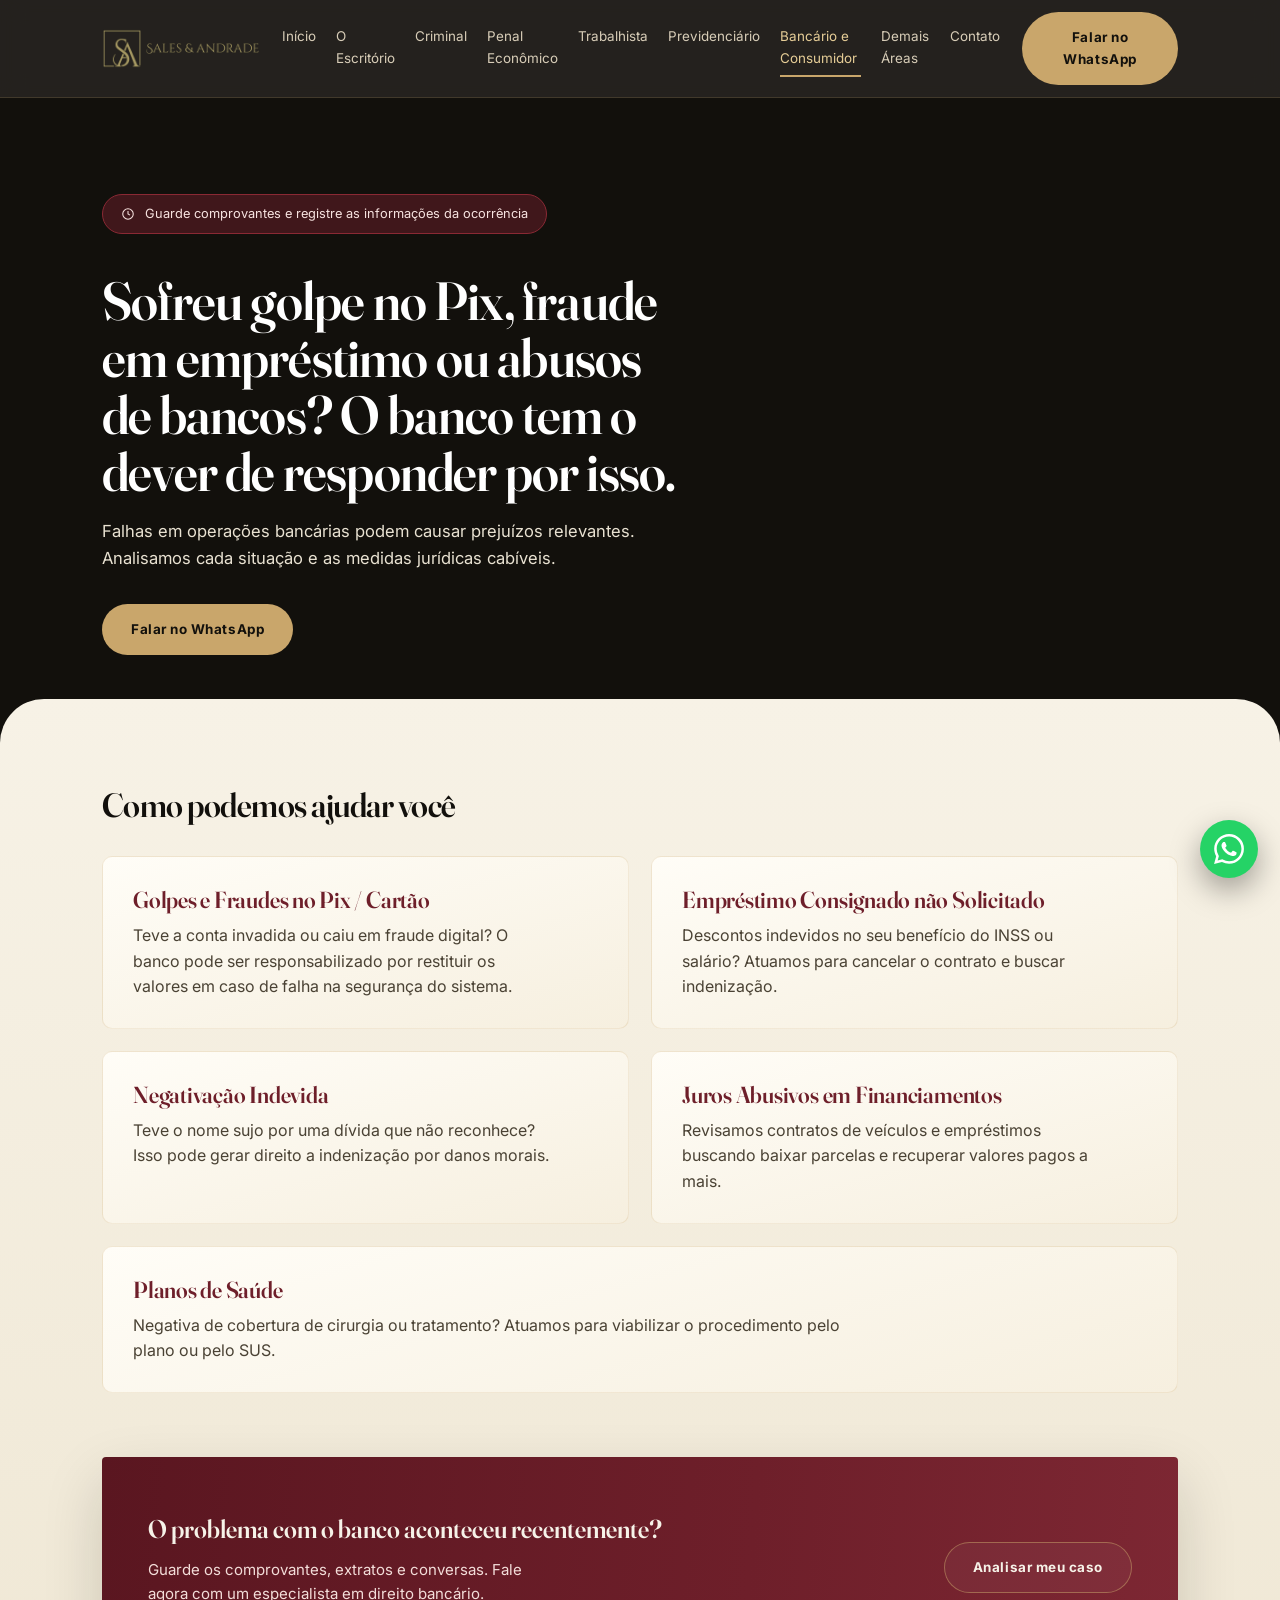
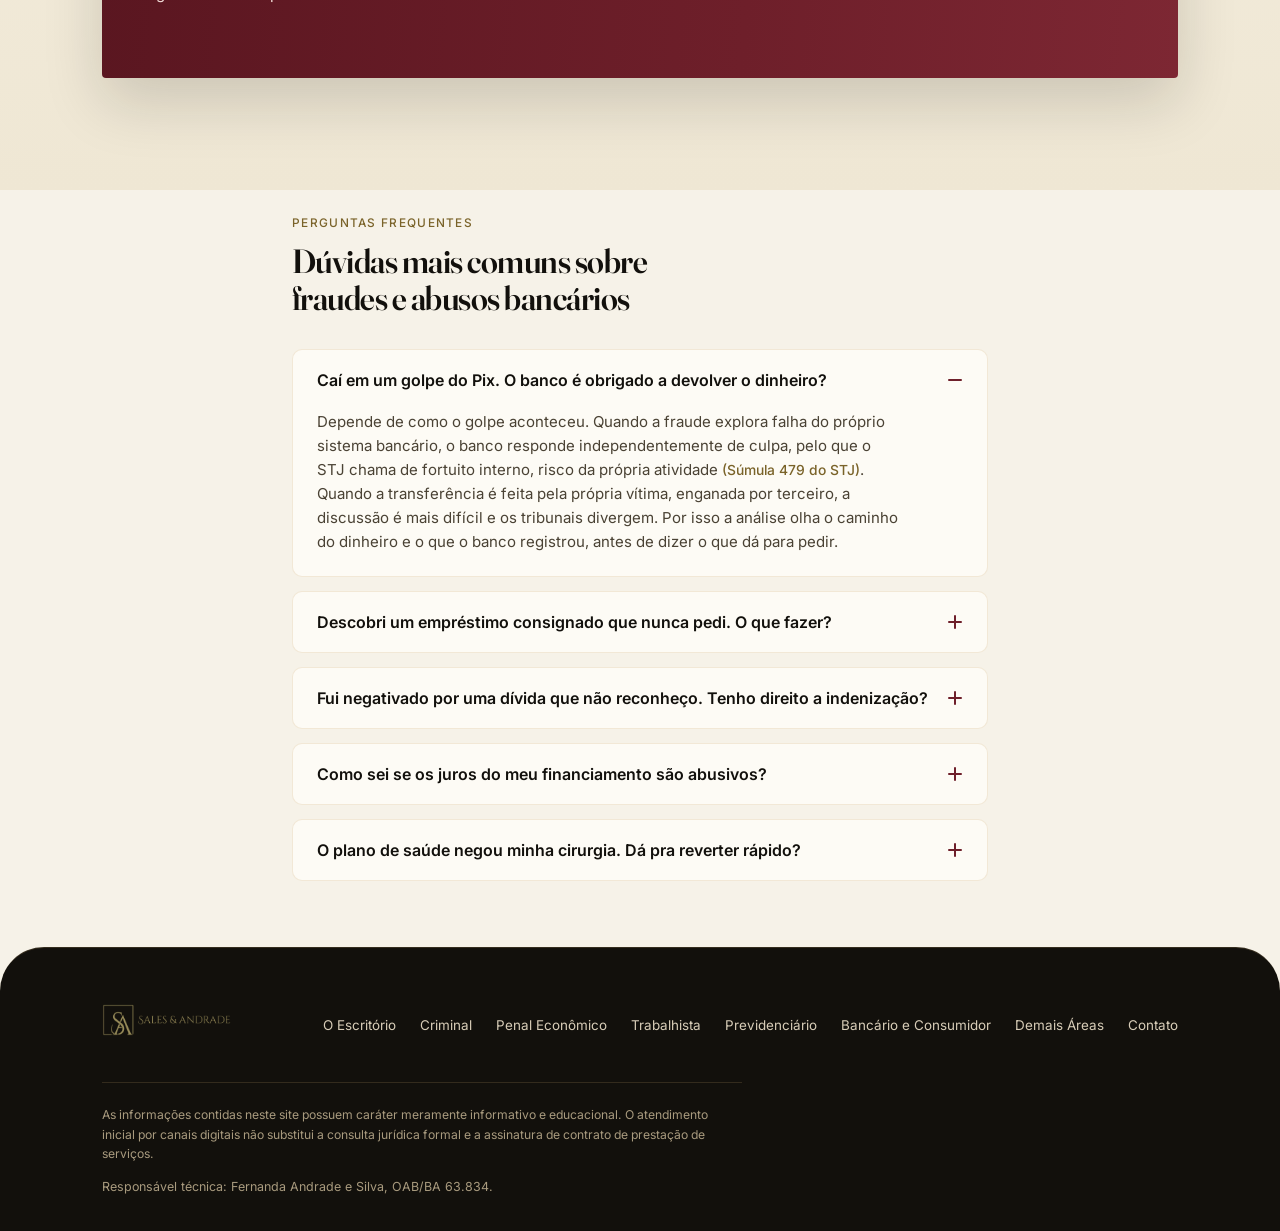
<file: bancario-consumidor.html>
<!doctype html>
<html lang="pt-BR">
<head>
  <script>
  /* Marca que ha JavaScript, para o CSS poder esconder o que sera animado.
     Se o motion.js nao carregar (adblock, webview, rede), a marca e retirada
     e todo o conteudo volta a aparecer estatico. */
  document.documentElement.className += ' js';
  setTimeout(function () {
    if (!window.__motionOk) {
      document.documentElement.className =
        document.documentElement.className.replace(/\bjs\b/, '');
    }
  }, 2000);
  </script>
<meta charset="utf-8" />
<meta name="viewport" content="width=device-width, initial-scale=1" />
<title>Direito Bancário e do Consumidor - Sales &amp; Andrade Advogados</title>
<meta name="description" content="Golpes no Pix, empréstimo consignado fraudulento, juros abusivos, negativação indevida e planos de saúde." />
<meta name="theme-color" content="#12100c" />
<link rel="preconnect" href="https://fonts.googleapis.com" />
<link rel="preconnect" href="https://fonts.gstatic.com" crossorigin />
<link href="https://fonts.googleapis.com/css2?family=Fraunces:opsz,wght@9..144,500;9..144,600&amp;family=Inter:wght@400;500;600;700&amp;display=swap" rel="stylesheet" />
<link rel="icon" type="image/png" href="assets/favicon.png" />
<link rel="stylesheet" href="css/style.css?v=21" />

<link rel="canonical" href="https://saleseandradeadvogados.com.br/bancario-consumidor.html" />
<meta property="og:type" content="website" />
<meta property="og:site_name" content="Sales &amp; Andrade Advogados" />
<meta property="og:locale" content="pt_BR" />
<meta property="og:url" content="https://saleseandradeadvogados.com.br/bancario-consumidor.html" />
<meta property="og:title" content="Direito Bancário e do Consumidor - Sales &amp; Andrade Advogados" />
<meta property="og:description" content="Golpes no Pix, empréstimo consignado fraudulento, juros abusivos, negativação indevida e planos de saúde." />
<meta property="og:image" content="https://saleseandradeadvogados.com.br/assets/og-institucional.jpg" />
<meta property="og:image:width" content="1200" />
<meta property="og:image:height" content="630" />
<meta property="og:image:alt" content="Sales &amp; Andrade Advogados" />
<meta name="twitter:card" content="summary_large_image" />
</head>
<body>

<a class="skip-link" href="#main">Pular para o conteúdo</a>

<header class="site">
  <div class="wrap header-row">
    <a href="index.html"><img src="assets/logo-horizontal-350.png" alt="Sales &amp; Andrade Advogados" width="350" height="87" /></a>
    <nav class="main" id="main-nav" aria-label="Navegação principal">
      <a href="index.html">Início</a>
      <a href="o-escritorio.html">O Escritório</a>
      <a href="criminal.html">Criminal</a>
      <a href="penal-economico.html">Penal Econômico</a>
      <a href="direito-do-trabalho.html">Trabalhista</a>
      <a href="previdenciario.html">Previdenciário</a>
      <a href="bancario-consumidor.html" class="active" aria-current="page">Bancário e Consumidor</a>
      <a href="demais-areas.html">Demais Áreas</a>
      <a href="contato.html">Contato</a>
    </nav>
    <div class="header-actions">
      <button class="nav-toggle" aria-label="Abrir menu" aria-expanded="false" aria-controls="main-nav">
        <svg class="icon-open" viewBox="0 0 24 24" fill="none" stroke="currentColor" stroke-width="2"><path d="M3 6h18M3 12h18M3 18h18"/></svg>
        <svg class="icon-close" viewBox="0 0 24 24" fill="none" stroke="currentColor" stroke-width="2"><path d="M6 6l12 12M18 6L6 18"/></svg>
      </button>
      <a href="https://wa.me/5571982326171?text=Ol%C3%A1!%20Vim%20pelo%20site%20do%20Sales%20%26%20Andrade%20e%20gostaria%20de%20falar%20com%20um%20advogado." target="_blank" rel="noopener" class="btn btn-gold">Falar no WhatsApp</a>
    </div>
  </div>
</header>
<div class="nav-scrim"></div>

<main id="main">

<div class="hero-split">
  <div class="hero-split-inner hero-banc">
    <div class="wrap">
      <span class="urgency-strip" data-reveal>
        <svg viewBox="0 0 24 24" fill="none" stroke="currentColor" stroke-width="1.8"><circle cx="12" cy="12" r="9"/><path d="M12 7v5l3.5 2"/></svg>
        Guarde comprovantes e registre as informações da ocorrência
      </span>
      <h1 class="serif" data-reveal style="--reveal-delay:60ms">Sofreu golpe no Pix, fraude em empréstimo ou abusos de bancos? O banco tem o dever de responder por isso.</h1>
      <p class="sub" data-reveal style="--reveal-delay:120ms">Falhas em operações bancárias podem causar prejuízos relevantes. Analisamos cada situação e as medidas jurídicas cabíveis.</p>
      <div class="actions" data-reveal style="--reveal-delay:180ms">
        <a href="https://wa.me/5571982326171?text=Ol%C3%A1!%20Vim%20pelo%20site%20do%20Sales%20%26%20Andrade%20e%20gostaria%20de%20falar%20com%20um%20advogado." target="_blank" rel="noopener" class="btn btn-gold">Falar no WhatsApp</a>
      </div>
    </div>
  </div>
</div>

<section class="topics">
  <div class="wrap">
    <h2 class="serif section-title" data-reveal>Como podemos ajudar você</h2>
    <div class="topic-list">
      <div class="topic" data-reveal>
        <h3>Golpes e Fraudes no Pix / Cartão</h3>
        <p>Teve a conta invadida ou caiu em fraude digital? O banco pode ser responsabilizado por restituir os valores em caso de falha na segurança do sistema.</p>
      </div>
      <div class="topic" data-reveal>
        <h3>Empréstimo Consignado não Solicitado</h3>
        <p>Descontos indevidos no seu benefício do INSS ou salário? Atuamos para cancelar o contrato e buscar indenização.</p>
      </div>
      <div class="topic" data-reveal>
        <h3>Negativação Indevida</h3>
        <p>Teve o nome sujo por uma dívida que não reconhece? Isso pode gerar direito a indenização por danos morais.</p>
      </div>
      <div class="topic" data-reveal>
        <h3>Juros Abusivos em Financiamentos</h3>
        <p>Revisamos contratos de veículos e empréstimos buscando baixar parcelas e recuperar valores pagos a mais.</p>
      </div>
      <div class="topic" data-reveal>
        <h3>Planos de Saúde</h3>
        <p>Negativa de cobertura de cirurgia ou tratamento? Atuamos para viabilizar o procedimento pelo plano ou pelo SUS.</p>
      </div>
    </div>

    <div class="convert-block wine" data-reveal>
      <div>
        <h3 class="serif">O problema com o banco aconteceu recentemente?</h3>
        <p>Guarde os comprovantes, extratos e conversas. Fale agora com um especialista em direito bancário.</p>
      </div>
      <a href="contato.html" class="btn btn-line">Analisar meu caso</a>
    </div>
  </div>
</section>

<section class="faq">
  <div class="wrap narrow">
    <span class="eyebrow">Perguntas frequentes</span>
    <h2 class="serif section-title" data-reveal>Dúvidas mais comuns sobre fraudes e abusos bancários</h2>
    <!-- [PENDENTE] o escritório confirma o conteúdo final destas perguntas antes de publicar -->

    <div class="faq-item is-open">
      <button class="faq-q" aria-expanded="true">
        Caí em um golpe do Pix. O banco é obrigado a devolver o dinheiro?
        <span class="faq-icon"></span>
      </button>
      <div class="faq-a"><div class="faq-a-inner"><p>Depende de como o golpe aconteceu. Quando a fraude explora falha do próprio sistema bancário, o banco responde independentemente de culpa, pelo que o STJ chama de fortuito interno, risco da própria atividade <span class="jur">Súmula 479 do STJ</span>. Quando a transferência é feita pela própria vítima, enganada por terceiro, a discussão é mais difícil e os tribunais divergem. Por isso a análise olha o caminho do dinheiro e o que o banco registrou, antes de dizer o que dá para pedir.</p></div></div>
    </div>
    <div class="faq-item">
      <button class="faq-q" aria-expanded="false">
        Descobri um empréstimo consignado que nunca pedi. O que fazer?
        <span class="faq-icon"></span>
      </button>
      <div class="faq-a"><div class="faq-a-inner"><p>Dá para pedir o cancelamento do contrato, a suspensão imediata dos descontos e a devolução do que já foi descontado. Contratação feita por terceiro com documento ou dado seu é fraude dentro da operação bancária, e nesse caso o banco responde sem que você precise provar culpa dele <span class="jur">Súmula 479 do STJ</span>.</p></div></div>
    </div>
    <div class="faq-item">
      <button class="faq-q" aria-expanded="false">
        Fui negativado por uma dívida que não reconheço. Tenho direito a indenização?
        <span class="faq-icon"></span>
      </button>
      <div class="faq-a"><div class="faq-a-inner"><p>A retirada do nome você tem direito de pedir sempre. A indenização depende de um detalhe que muita gente não sabe: se já existia outra negativação legítima no seu nome na mesma época, o STJ entende que não cabe dano moral, só o cancelamento <span class="jur">Súmula 385 do STJ</span>. Se a anotação indevida é a única, ou se as anteriores também estão sendo discutidas, a indenização volta a ser possível. É a primeira coisa que olhamos antes de prometer qualquer coisa.</p></div></div>
    </div>
    <div class="faq-item">
      <button class="faq-q" aria-expanded="false">
        Como sei se os juros do meu financiamento são abusivos?
        <span class="faq-icon"></span>
      </button>
      <div class="faq-a"><div class="faq-a-inner"><p>Não existe um número mágico. Juros acima de 12% ao ano, sozinhos, não provam abuso nenhum <span class="jur">Súmula 382 do STJ</span>. O que se compara é a sua taxa com a média de mercado divulgada pelo Banco Central para aquele mesmo tipo de operação, no mês em que você contratou. Quando a diferença é relevante e sem justificativa, aí sim existe caso.</p></div></div>
    </div>
    <div class="faq-item">
      <button class="faq-q" aria-expanded="false">
        O plano de saúde negou minha cirurgia. Dá pra reverter rápido?
        <span class="faq-icon"></span>
      </button>
      <div class="faq-a"><div class="faq-a-inner"><p>Com os laudos médicos em mãos, é possível buscar liminar para tentar viabilizar o procedimento em prazo curto, sem esperar o trâmite normal do processo.</p></div></div>
    </div>
  </div>
</section>

</main>

<footer class="site">
  <div class="wrap">
    <div class="foot-top">
      <img src="assets/logo-horizontal-350.png" alt="Sales &amp; Andrade Advogados" width="350" height="87" />
      <div class="foot-links">
        <a href="o-escritorio.html">O Escritório</a>
        <a href="criminal.html">Criminal</a>
        <a href="penal-economico.html">Penal Econômico</a>
        <a href="direito-do-trabalho.html">Trabalhista</a>
        <a href="previdenciario.html">Previdenciário</a>
        <a href="bancario-consumidor.html">Bancário e Consumidor</a>
        <a href="demais-areas.html">Demais Áreas</a>
        <a href="contato.html">Contato</a>
      </div>
    </div>
    <p class="foot-fine">As informações contidas neste site possuem caráter meramente informativo e educacional. O atendimento inicial por canais digitais não substitui a consulta jurídica formal e a assinatura de contrato de prestação de serviços.</p>
    <p class="foot-oab">Responsável técnica: Fernanda Andrade e Silva, OAB/BA 63.834.</p>
  </div>
</footer>

<a class="wa-float" href="https://wa.me/5571982326171?text=Ol%C3%A1!%20Vim%20pelo%20site%20do%20Sales%20%26%20Andrade%20e%20gostaria%20de%20falar%20com%20um%20advogado." target="_blank" rel="noopener" aria-label="Falar no WhatsApp">
  <svg viewBox="0 0 24 24" fill="currentColor"><path d="M17.472 14.382c-.297-.149-1.758-.867-2.03-.967-.273-.099-.471-.148-.67.15-.197.297-.767.966-.94 1.164-.173.199-.347.223-.644.075-.297-.15-1.255-.463-2.39-1.475-.883-.788-1.48-1.761-1.653-2.059-.173-.297-.018-.458.13-.606.134-.133.297-.347.446-.52.149-.174.198-.298.298-.497.099-.198.05-.371-.025-.52-.075-.149-.669-1.612-.916-2.207-.242-.579-.487-.5-.669-.51-.173-.008-.371-.01-.57-.01-.198 0-.52.074-.792.372-.272.297-1.04 1.016-1.04 2.479 0 1.462 1.065 2.875 1.213 3.074.149.198 2.096 3.2 5.077 4.487.709.306 1.262.489 1.694.625.712.227 1.36.195 1.871.118.571-.085 1.758-.719 2.006-1.413.248-.694.248-1.289.173-1.413-.074-.124-.272-.198-.57-.347m-5.421 7.403h-.004a9.87 9.87 0 01-5.031-1.378l-.361-.214-3.741.982.998-3.648-.235-.374a9.86 9.86 0 01-1.51-5.26c.001-5.45 4.436-9.884 9.888-9.884 2.64 0 5.122 1.03 6.988 2.898a9.825 9.825 0 012.893 6.994c-.003 5.45-4.437 9.884-9.885 9.884m8.413-18.297A11.815 11.815 0 0012.05 0C5.495 0 .16 5.335.157 11.892c0 2.096.547 4.142 1.588 5.945L.057 24l6.305-1.654a11.882 11.882 0 005.683 1.448h.005c6.554 0 11.89-5.335 11.893-11.893a11.821 11.821 0 00-3.48-8.413"/></svg>
</a>

<script src="js/motion.js?v=21"></script>
</body>
</html>
</file>
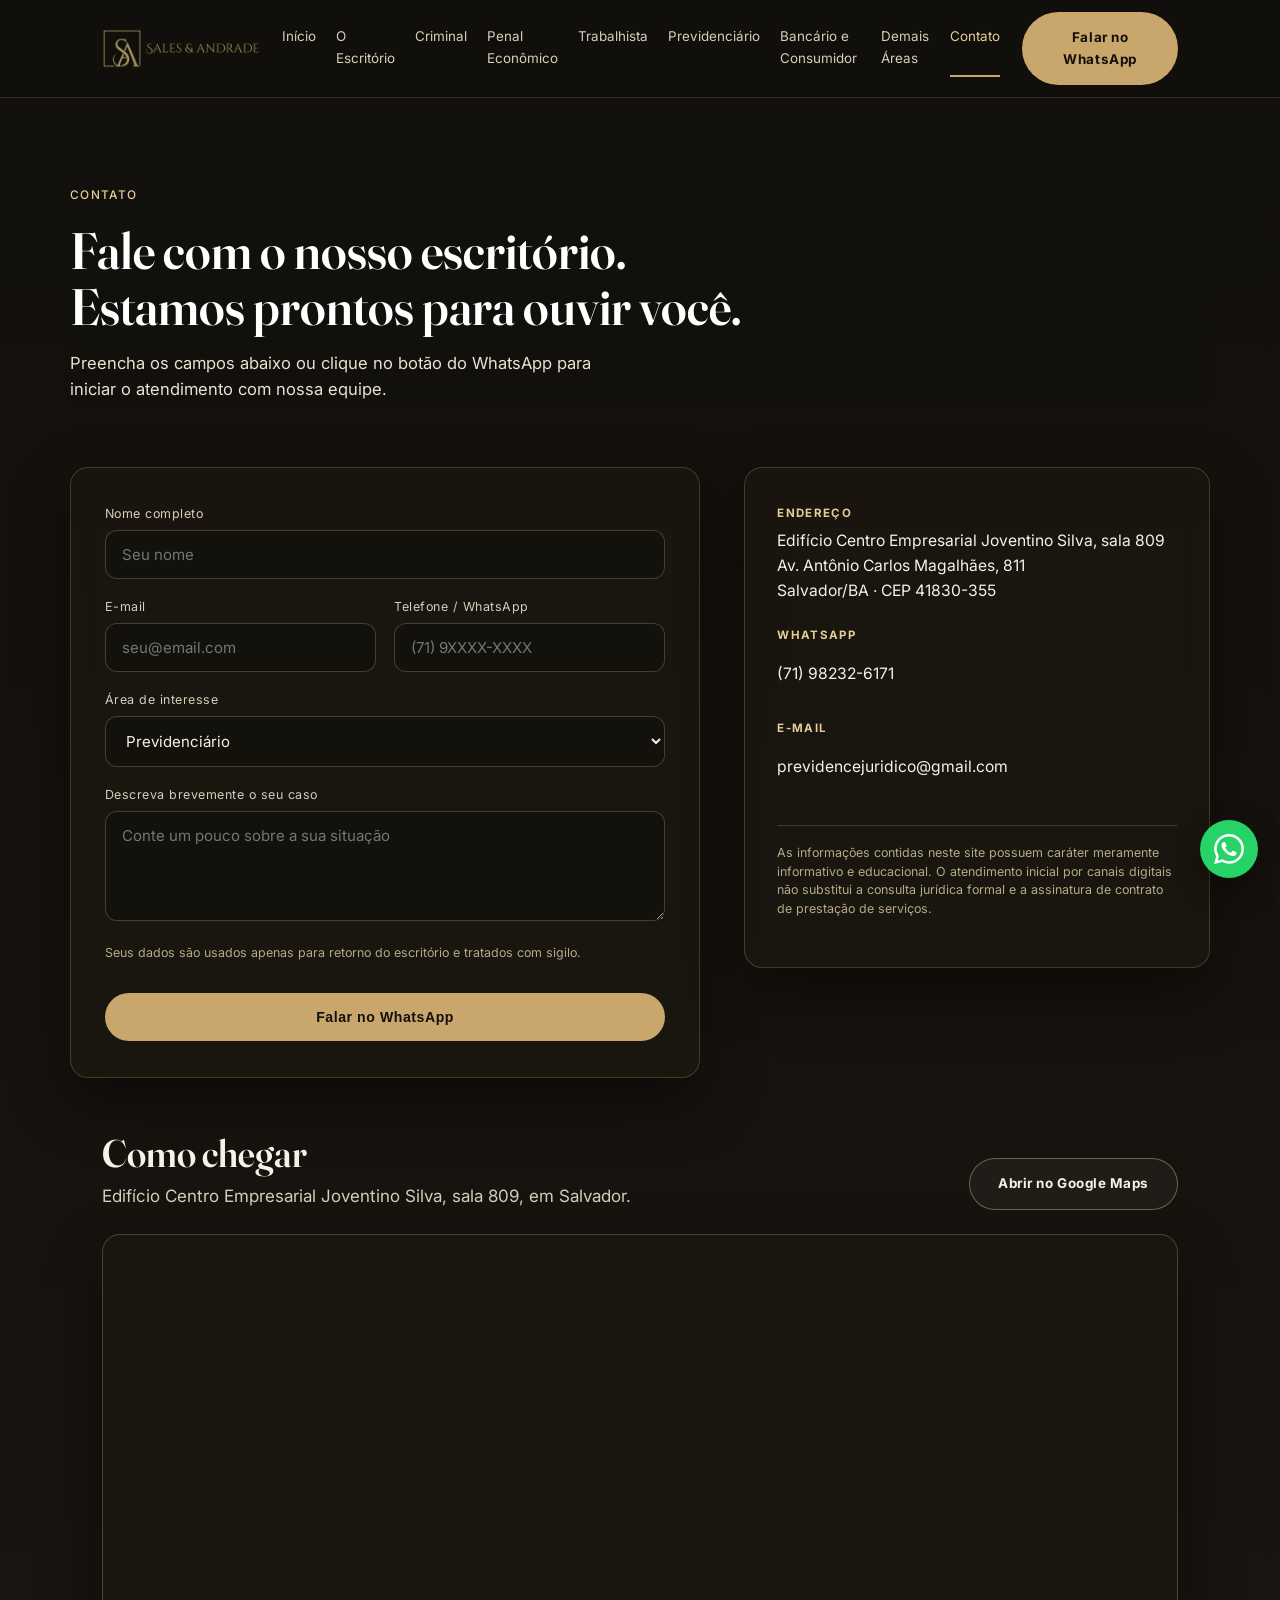
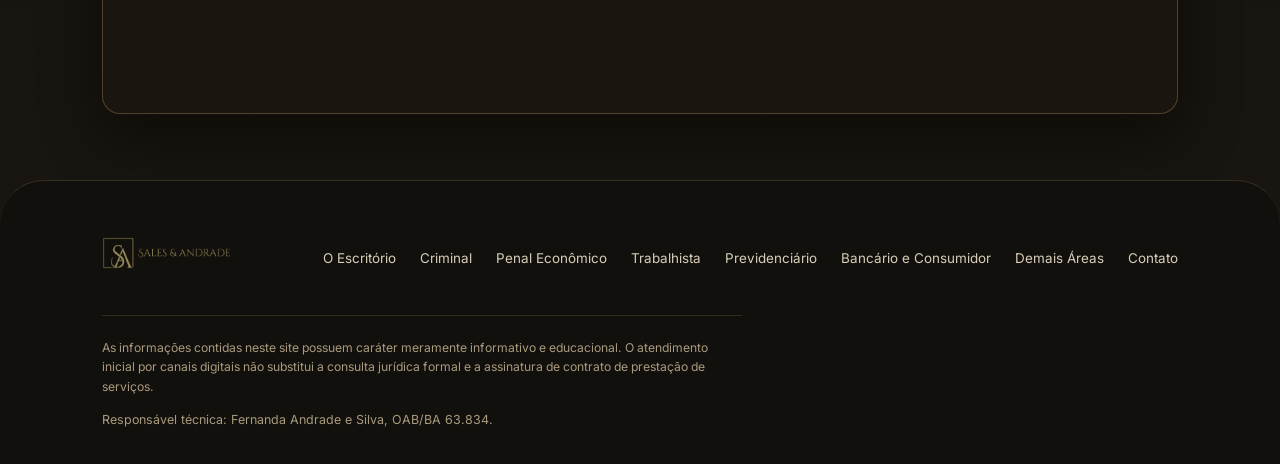
<file: contato.html>
<!doctype html>
<html lang="pt-BR">
<head>
  <script>
  /* Marca que ha JavaScript, para o CSS poder esconder o que sera animado.
     Se o motion.js nao carregar (adblock, webview, rede), a marca e retirada
     e todo o conteudo volta a aparecer estatico. */
  document.documentElement.className += ' js';
  setTimeout(function () {
    if (!window.__motionOk) {
      document.documentElement.className =
        document.documentElement.className.replace(/\bjs\b/, '');
    }
  }, 2000);
  </script>
<meta charset="utf-8" />
<meta name="viewport" content="width=device-width, initial-scale=1" />
<title>Contato - Sales &amp; Andrade Advogados</title>
<meta name="description" content="Fale com o escritório Sales &amp; Andrade Advogados por WhatsApp ou formulário." />
<meta name="theme-color" content="#12100c" />
<link rel="preconnect" href="https://fonts.googleapis.com" />
<link rel="preconnect" href="https://fonts.gstatic.com" crossorigin />
<link href="https://fonts.googleapis.com/css2?family=Fraunces:opsz,wght@9..144,500;9..144,600&amp;family=Inter:wght@400;500;600;700&amp;display=swap" rel="stylesheet" />
<link rel="icon" type="image/png" href="assets/favicon.png" />
<link rel="stylesheet" href="css/style.css?v=21" />

<link rel="canonical" href="https://saleseandradeadvogados.com.br/contato.html" />
<meta property="og:type" content="website" />
<meta property="og:site_name" content="Sales &amp; Andrade Advogados" />
<meta property="og:locale" content="pt_BR" />
<meta property="og:url" content="https://saleseandradeadvogados.com.br/contato.html" />
<meta property="og:title" content="Contato - Sales &amp; Andrade Advogados" />
<meta property="og:description" content="Fale com o escritório Sales &amp; Andrade Advogados por WhatsApp ou formulário." />
<meta property="og:image" content="https://saleseandradeadvogados.com.br/assets/og-institucional.jpg" />
<meta property="og:image:width" content="1200" />
<meta property="og:image:height" content="630" />
<meta property="og:image:alt" content="Sales &amp; Andrade Advogados" />
<meta name="twitter:card" content="summary_large_image" />
</head>
<body class="contact-page">

<a class="skip-link" href="#main">Pular para o conteúdo</a>

<header class="site">
  <div class="wrap header-row">
    <a href="index.html"><img src="assets/logo-horizontal-350.png" alt="Sales &amp; Andrade Advogados" width="350" height="87" /></a>
    <nav class="main" id="main-nav" aria-label="Navegação principal">
      <a href="index.html">Início</a>
      <a href="o-escritorio.html">O Escritório</a>
      <a href="criminal.html">Criminal</a>
      <a href="penal-economico.html">Penal Econômico</a>
      <a href="direito-do-trabalho.html">Trabalhista</a>
      <a href="previdenciario.html">Previdenciário</a>
      <a href="bancario-consumidor.html">Bancário e Consumidor</a>
      <a href="demais-areas.html">Demais Áreas</a>
      <a href="contato.html" class="active" aria-current="page">Contato</a>
    </nav>
    <div class="header-actions">
      <button class="nav-toggle" aria-label="Abrir menu" aria-expanded="false" aria-controls="main-nav">
        <svg class="icon-open" viewBox="0 0 24 24" fill="none" stroke="currentColor" stroke-width="2"><path d="M3 6h18M3 12h18M3 18h18"/></svg>
        <svg class="icon-close" viewBox="0 0 24 24" fill="none" stroke="currentColor" stroke-width="2"><path d="M6 6l12 12M18 6L6 18"/></svg>
      </button>
      <a href="https://wa.me/5571982326171?text=Ol%C3%A1!%20Vim%20pelo%20site%20do%20Sales%20%26%20Andrade%20e%20gostaria%20de%20falar%20com%20um%20advogado." target="_blank" rel="noopener" class="btn btn-gold">Falar no WhatsApp</a>
    </div>
  </div>
</header>
<div class="nav-scrim"></div>

<main id="main">

<div class="wrap hero-contact">
  <span class="eyebrow">Contato</span>
  <h1 class="serif" data-reveal>Fale com o nosso escritório. Estamos prontos para ouvir você.</h1>
  <p class="sub" data-reveal style="--reveal-delay:80ms">Preencha os campos abaixo ou clique no botão do WhatsApp para iniciar o atendimento com nossa equipe.</p>
</div>

<div class="wrap contact-grid">
  <form id="contact-form" data-reveal>
    <div>
      <label for="nome">Nome completo</label>
      <input id="nome" name="nome" type="text" placeholder="Seu nome" required />
    </div>
    <div class="field-row">
      <div>
        <label for="email">E-mail</label>
        <input id="email" name="email" type="email" placeholder="seu@email.com" required />
      </div>
      <div>
        <label for="tel">Telefone / WhatsApp</label>
        <input id="tel" name="tel" type="tel" placeholder="(71) 9XXXX-XXXX" required />
      </div>
    </div>
    <div>
      <label for="area">Área de interesse</label>
      <select id="area" name="area">
        <option>Previdenciário</option>
        <option>Trabalhista</option>
        <option>Bancário e Consumidor</option>
        <option>Outras áreas</option>
      </select>
    </div>
    <div>
      <label for="caso">Descreva brevemente o seu caso</label>
      <textarea id="caso" name="caso" placeholder="Conte um pouco sobre a sua situação"></textarea>
    </div>
    <p class="consent">Seus dados são usados apenas para retorno do escritório e tratados com sigilo.</p>
    <button type="submit" class="btn btn-gold form-submit">Falar no WhatsApp</button>
    <!-- O envio monta a mensagem e abre a conversa no WhatsApp do escritório. Não depende de servidor.
         Se um dia houver CRM/e-mail, trocar o handler no fim deste arquivo. -->
    <p id="form-status" role="status" class="form-status">Abrimos o WhatsApp com os seus dados preenchidos. Se não abrir sozinho, chame em (71) 98232-6171.</p>
  </form>

  <aside class="info-panel" data-reveal style="--reveal-delay:100ms">
    <div class="info-item">
      <div class="label">Endereço</div>
      <div class="value">Edifício Centro Empresarial Joventino Silva, sala 809<br />Av. Antônio Carlos Magalhães, 811<br />Salvador/BA · CEP 41830-355</div>
    </div>
    <div class="info-item">
      <div class="label">WhatsApp</div>
      <div class="value"><a href="https://wa.me/5571982326171" target="_blank" rel="noopener">(71) 98232-6171</a></div>
    </div>
    <div class="info-item">
      <div class="label">E-mail</div>
      <div class="value"><a href="mailto:previdencejuridico@gmail.com">previdencejuridico@gmail.com</a></div>
    </div>
    <p class="legal-notice">
      As informações contidas neste site possuem caráter meramente
      informativo e educacional. O atendimento inicial por canais digitais
      não substitui a consulta jurídica formal e a assinatura de contrato
      de prestação de serviços.
    </p>
  </aside>
</div>

<section class="wrap location-section" aria-labelledby="location-title" data-reveal>
  <div class="location-heading">
    <div class="location-copy">
      <h2 class="serif" id="location-title">Como chegar</h2>
      <p>Edifício Centro Empresarial Joventino Silva, sala 809, em Salvador.</p>
    </div>
    <a class="btn btn-line" href="https://www.google.com/maps/place/Edif%C3%ADcio+Centro+Empresarial+Joventino+Silva/@-12.997089,-38.4658103,17z/data=!4m15!1m8!3m7!1s0x7161b00731bb8cd:0x71a24a8d5ee07242!2sEdif%C3%ADcio+Centro+Empresarial+Joventino+Silva!8m2!3d-12.9970459!4d-38.4657763!10e5!16s%2Fg%2F11yhtvsdcs!3m5!1s0x7161b00731bb8cd:0x71a24a8d5ee07242!8m2!3d-12.9970459!4d-38.4657763!16s%2Fg%2F11yhtvsdcs?entry=ttu&amp;g_ep=EgoyMDI2MDkyNy4xIKXMDSoASAFQAw%3D%3D" target="_blank" rel="noopener">Abrir no Google Maps</a>
  </div>
  <div class="map-frame">
    <iframe
      src="https://www.google.com/maps?q=Edif%C3%ADcio%20Centro%20Empresarial%20Joventino%20Silva%2C%20Av.%20Ant%C3%B4nio%20Carlos%20Magalh%C3%A3es%2C%20811%2C%20Salvador%2C%20BA&amp;z=17&amp;output=embed"
      title="Mapa do Edifício Centro Empresarial Joventino Silva"
      loading="lazy"
      referrerpolicy="no-referrer-when-downgrade"
      allowfullscreen>
    </iframe>
  </div>
</section>

</main>

<footer class="site">
  <div class="wrap">
    <div class="foot-top">
      <img src="assets/logo-horizontal-350.png" alt="Sales &amp; Andrade Advogados" width="350" height="87" />
      <div class="foot-links">
        <a href="o-escritorio.html">O Escritório</a>
        <a href="criminal.html">Criminal</a>
        <a href="penal-economico.html">Penal Econômico</a>
        <a href="direito-do-trabalho.html">Trabalhista</a>
        <a href="previdenciario.html">Previdenciário</a>
        <a href="bancario-consumidor.html">Bancário e Consumidor</a>
        <a href="demais-areas.html">Demais Áreas</a>
        <a href="contato.html">Contato</a>
      </div>
    </div>
    <p class="foot-fine">As informações contidas neste site possuem caráter meramente informativo e educacional. O atendimento inicial por canais digitais não substitui a consulta jurídica formal e a assinatura de contrato de prestação de serviços.</p>
    <p class="foot-oab">Responsável técnica: Fernanda Andrade e Silva, OAB/BA 63.834.</p>
  </div>
</footer>

<a class="wa-float" href="https://wa.me/5571982326171?text=Ol%C3%A1!%20Vim%20pelo%20site%20do%20Sales%20%26%20Andrade%20e%20gostaria%20de%20falar%20com%20um%20advogado." target="_blank" rel="noopener" aria-label="Falar no WhatsApp">
  <svg viewBox="0 0 24 24" fill="currentColor"><path d="M17.472 14.382c-.297-.149-1.758-.867-2.03-.967-.273-.099-.471-.148-.67.15-.197.297-.767.966-.94 1.164-.173.199-.347.223-.644.075-.297-.15-1.255-.463-2.39-1.475-.883-.788-1.48-1.761-1.653-2.059-.173-.297-.018-.458.13-.606.134-.133.297-.347.446-.52.149-.174.198-.298.298-.497.099-.198.05-.371-.025-.52-.075-.149-.669-1.612-.916-2.207-.242-.579-.487-.5-.669-.51-.173-.008-.371-.01-.57-.01-.198 0-.52.074-.792.372-.272.297-1.04 1.016-1.04 2.479 0 1.462 1.065 2.875 1.213 3.074.149.198 2.096 3.2 5.077 4.487.709.306 1.262.489 1.694.625.712.227 1.36.195 1.871.118.571-.085 1.758-.719 2.006-1.413.248-.694.248-1.289.173-1.413-.074-.124-.272-.198-.57-.347m-5.421 7.403h-.004a9.87 9.87 0 01-5.031-1.378l-.361-.214-3.741.982.998-3.648-.235-.374a9.86 9.86 0 01-1.51-5.26c.001-5.45 4.436-9.884 9.888-9.884 2.64 0 5.122 1.03 6.988 2.898a9.825 9.825 0 012.893 6.994c-.003 5.45-4.437 9.884-9.885 9.884m8.413-18.297A11.815 11.815 0 0012.05 0C5.495 0 .16 5.335.157 11.892c0 2.096.547 4.142 1.588 5.945L.057 24l6.305-1.654a11.882 11.882 0 005.683 1.448h.005c6.554 0 11.89-5.335 11.893-11.893a11.821 11.821 0 00-3.48-8.413"/></svg>
</a>

<script src="js/motion.js?v=21"></script>
<script>
  // O formulário monta a mensagem e abre a conversa no WhatsApp do escritório.
  // Antes ele apenas exibia "Mensagem enviada!" sem enviar nada a lugar nenhum.
  (function(){
    var NUMERO = '5571982326171';
    var f = document.getElementById('contact-form');
    if(!f) return;
    f.addEventListener('submit', function(e){
      e.preventDefault();
      var v = function(n){ var el = f.elements[n]; return el && el.value ? el.value.trim() : ''; };
      var linhas = ['Olá! Vim pelo site do Sales & Andrade.'];
      if (v('area')) linhas.push('Área: ' + v('area'));
      if (v('nome')) linhas.push('Nome: ' + v('nome'));
      if (v('tel'))  linhas.push('Telefone: ' + v('tel'));
      if (v('email'))linhas.push('E-mail: ' + v('email'));
      if (v('caso')) linhas.push('', v('caso'));
      window.open('https://wa.me/' + NUMERO + '?text=' + encodeURIComponent(linhas.join('\n')),
                  '_blank', 'noopener');
      document.getElementById('form-status').classList.add('is-visible');
    });
  })();
</script>

</body>
</html>
</file>
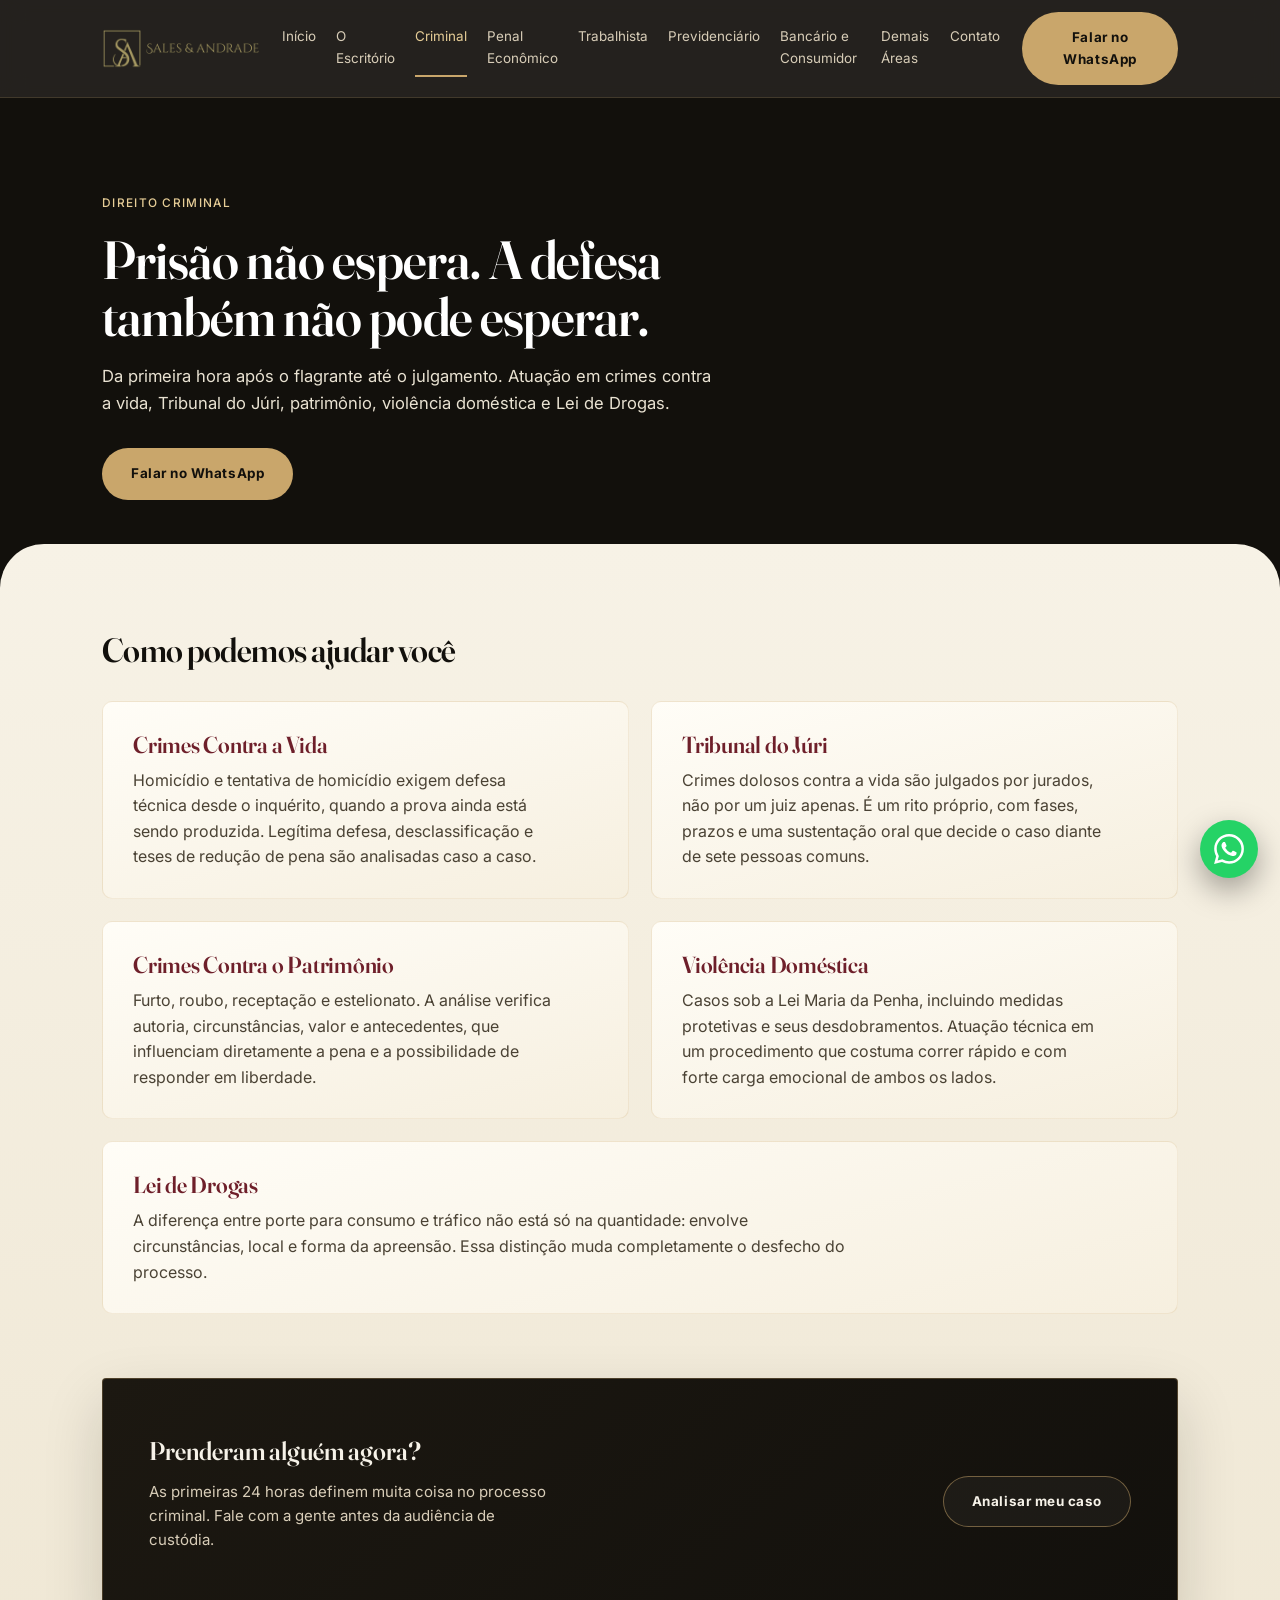
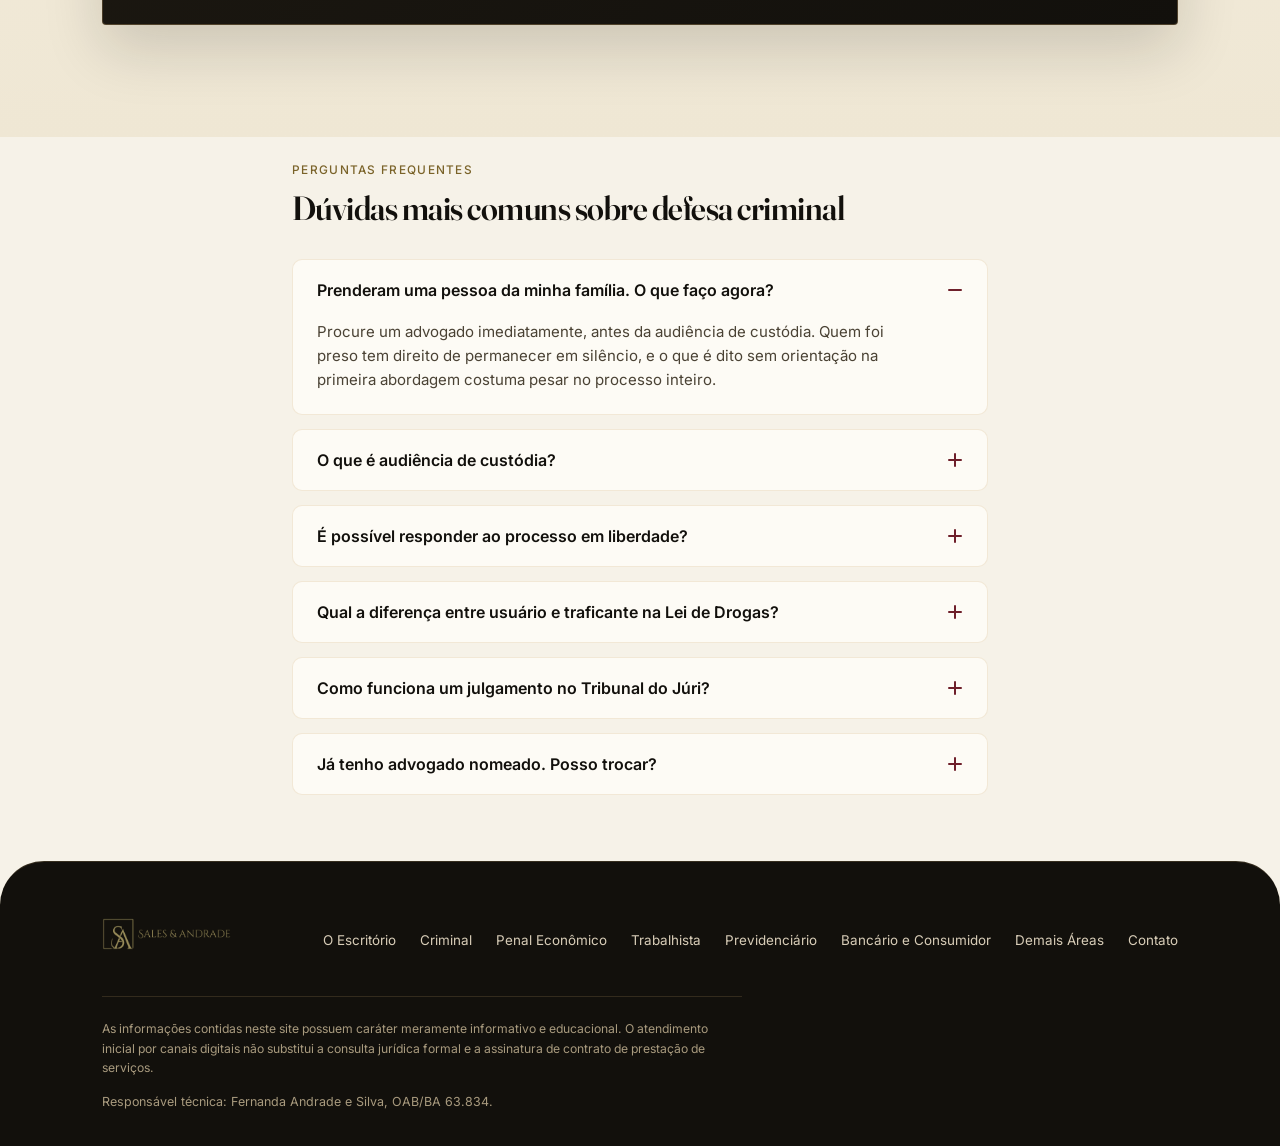
<file: criminal.html>
<!doctype html>
<html lang="pt-BR">
<head>
  <script>
  /* Marca que ha JavaScript, para o CSS poder esconder o que sera animado.
     Se o motion.js nao carregar (adblock, webview, rede), a marca e retirada
     e todo o conteudo volta a aparecer estatico. */
  document.documentElement.className += ' js';
  setTimeout(function () {
    if (!window.__motionOk) {
      document.documentElement.className =
        document.documentElement.className.replace(/\bjs\b/, '');
    }
  }, 2000);
  </script>
<meta charset="utf-8" />
<meta name="viewport" content="width=device-width, initial-scale=1" />
<title>Direito Criminal - Sales &amp; Andrade Advogados</title>
<meta name="description" content="Defesa criminal em Salvador: crimes contra a vida, Tribunal do Júri, crimes contra o patrimônio, violência doméstica e Lei de Drogas. Atendimento desde a prisão em flagrante." />
<meta name="theme-color" content="#12100c" />
<link rel="preconnect" href="https://fonts.googleapis.com" />
<link rel="preconnect" href="https://fonts.gstatic.com" crossorigin />
<link href="https://fonts.googleapis.com/css2?family=Fraunces:opsz,wght@9..144,500;9..144,600&amp;family=Inter:wght@400;500;600;700&amp;display=swap" rel="stylesheet" />
<link rel="icon" type="image/png" href="assets/favicon.png" />
<link rel="stylesheet" href="css/style.css?v=21" />

<link rel="canonical" href="https://saleseandradeadvogados.com.br/criminal.html" />
<meta property="og:type" content="website" />
<meta property="og:site_name" content="Sales &amp; Andrade Advogados" />
<meta property="og:locale" content="pt_BR" />
<meta property="og:url" content="https://saleseandradeadvogados.com.br/criminal.html" />
<meta property="og:title" content="Direito Criminal - Sales &amp; Andrade Advogados" />
<meta property="og:description" content="Defesa criminal em Salvador: crimes contra a vida, Tribunal do Júri, crimes contra o patrimônio, violência doméstica e Lei de Drogas. Atendimento desde a prisão em flagrante." />
<meta property="og:image" content="https://saleseandradeadvogados.com.br/assets/og-institucional.jpg" />
<meta property="og:image:width" content="1200" />
<meta property="og:image:height" content="630" />
<meta property="og:image:alt" content="Sales &amp; Andrade Advogados" />
<meta name="twitter:card" content="summary_large_image" />
</head>
<body>

<a class="skip-link" href="#main">Pular para o conteúdo</a>

<header class="site">
  <div class="wrap header-row">
    <a href="index.html"><img src="assets/logo-horizontal-350.png" alt="Sales &amp; Andrade Advogados" width="350" height="87" /></a>
    <nav class="main" id="main-nav" aria-label="Navegação principal">
      <a href="index.html">Início</a>
      <a href="o-escritorio.html">O Escritório</a>
      <a href="criminal.html" class="active" aria-current="page">Criminal</a>
      <a href="penal-economico.html">Penal Econômico</a>
      <a href="direito-do-trabalho.html">Trabalhista</a>
      <a href="previdenciario.html">Previdenciário</a>
      <a href="bancario-consumidor.html">Bancário e Consumidor</a>
      <a href="demais-areas.html">Demais Áreas</a>
      <a href="contato.html">Contato</a>
    </nav>
    <div class="header-actions">
      <button class="nav-toggle" aria-label="Abrir menu" aria-expanded="false" aria-controls="main-nav">
        <svg class="icon-open" viewBox="0 0 24 24" fill="none" stroke="currentColor" stroke-width="2"><path d="M3 6h18M3 12h18M3 18h18"/></svg>
        <svg class="icon-close" viewBox="0 0 24 24" fill="none" stroke="currentColor" stroke-width="2"><path d="M6 6l12 12M18 6L6 18"/></svg>
      </button>
      <a href="https://wa.me/5571982326171?text=Ol%C3%A1!%20Vim%20pelo%20site%20do%20Sales%20%26%20Andrade%20e%20preciso%20de%20defesa%20criminal." target="_blank" rel="noopener" class="btn btn-gold">Falar no WhatsApp</a>
    </div>
  </div>
</header>
<div class="nav-scrim"></div>

<main id="main">

<div class="hero-split">
  <div class="hero-split-inner hero-crim">
    <div class="wrap">
      <span class="eyebrow on-dark">Direito Criminal</span>
      <h1 class="serif" data-reveal>Prisão não espera. A defesa também não pode esperar.</h1>
      <p class="sub" data-reveal style="--reveal-delay:80ms">Da primeira hora após o flagrante até o julgamento. Atuação em crimes contra a vida, Tribunal do Júri, patrimônio, violência doméstica e Lei de Drogas.</p>
      <div class="actions" data-reveal style="--reveal-delay:160ms">
        <a href="https://wa.me/5571982326171?text=Ol%C3%A1!%20Vim%20pelo%20site%20do%20Sales%20%26%20Andrade%20e%20preciso%20de%20defesa%20criminal." target="_blank" rel="noopener" class="btn btn-gold">Falar no WhatsApp</a>
      </div>
    </div>
  </div>
</div>

<section class="topics">
  <div class="wrap">
    <h2 class="serif section-title" data-reveal>Como podemos ajudar você</h2>
    <div class="topic-list">
      <div class="topic" data-reveal>
        <h3>Crimes Contra a Vida</h3>
        <p>Homicídio e tentativa de homicídio exigem defesa técnica desde o inquérito, quando a prova ainda está sendo produzida. Legítima defesa, desclassificação e teses de redução de pena são analisadas caso a caso.</p>
      </div>
      <div class="topic" data-reveal>
        <h3>Tribunal do Júri</h3>
        <p>Crimes dolosos contra a vida são julgados por jurados, não por um juiz apenas. É um rito próprio, com fases, prazos e uma sustentação oral que decide o caso diante de sete pessoas comuns.</p>
      </div>
      <div class="topic" data-reveal>
        <h3>Crimes Contra o Patrimônio</h3>
        <p>Furto, roubo, receptação e estelionato. A análise verifica autoria, circunstâncias, valor e antecedentes, que influenciam diretamente a pena e a possibilidade de responder em liberdade.</p>
      </div>
      <div class="topic" data-reveal>
        <h3>Violência Doméstica</h3>
        <p>Casos sob a Lei Maria da Penha, incluindo medidas protetivas e seus desdobramentos. Atuação técnica em um procedimento que costuma correr rápido e com forte carga emocional de ambos os lados.</p>
      </div>
      <div class="topic" data-reveal>
        <h3>Lei de Drogas</h3>
        <p>A diferença entre porte para consumo e tráfico não está só na quantidade: envolve circunstâncias, local e forma da apreensão. Essa distinção muda completamente o desfecho do processo.</p>
      </div>
    </div>

    <div class="convert-block" data-reveal>
      <div>
        <h3 class="serif">Prenderam alguém agora?</h3>
        <p>As primeiras 24 horas definem muita coisa no processo criminal. Fale com a gente antes da audiência de custódia.</p>
      </div>
      <a href="contato.html" class="btn btn-line">Analisar meu caso</a>
    </div>
  </div>
</section>

<section class="faq">
  <div class="wrap narrow">
    <span class="eyebrow">Perguntas frequentes</span>
    <h2 class="serif section-title" data-reveal>Dúvidas mais comuns sobre defesa criminal</h2>
    <!-- [PENDENTE] o escritório confirma o conteúdo final destas perguntas antes de publicar -->

    <div class="faq-item is-open">
      <button class="faq-q" aria-expanded="true">
        Prenderam uma pessoa da minha família. O que faço agora?
        <span class="faq-icon"></span>
      </button>
      <div class="faq-a"><div class="faq-a-inner"><p>Procure um advogado imediatamente, antes da audiência de custódia. Quem foi preso tem direito de permanecer em silêncio, e o que é dito sem orientação na primeira abordagem costuma pesar no processo inteiro.</p></div></div>
    </div>
    <div class="faq-item">
      <button class="faq-q" aria-expanded="false">
        O que é audiência de custódia?
        <span class="faq-icon"></span>
      </button>
      <div class="faq-a"><div class="faq-a-inner"><p>É a apresentação da pessoa presa em flagrante a um juiz, em até 24 horas <span class="jur">CPP, art. 310</span>. Nela se discute se a prisão foi legal e se ela será mantida, relaxada ou convertida em liberdade provisória. Ter defesa constituída nesse momento faz diferença real, e o advogado tem direito garantido de ver o que já foi documentado na investigação <span class="jur">Súmula Vinculante 14 do STF</span>.</p></div></div>
    </div>
    <div class="faq-item">
      <button class="faq-q" aria-expanded="false">
        É possível responder ao processo em liberdade?
        <span class="faq-icon"></span>
      </button>
      <div class="faq-a"><div class="faq-a-inner"><p>Em muitos casos sim, por liberdade provisória, com ou sem fiança, ou por medidas cautelares no lugar da prisão <span class="jur">CPP, art. 319</span>. Depende do crime, das circunstâncias e da situação pessoal do acusado, e precisa ser pedido e fundamentado. Vale saber: inquérito ou processo ainda em andamento não pode ser usado para agravar a pena nem para tratar alguém como reincidente <span class="jur">Súmula 444 do STJ</span>.</p></div></div>
    </div>
    <div class="faq-item">
      <button class="faq-q" aria-expanded="false">
        Qual a diferença entre usuário e traficante na Lei de Drogas?
        <span class="faq-icon"></span>
      </button>
      <div class="faq-a"><div class="faq-a-inner"><p>A lei manda avaliar quantidade, local, circunstâncias da apreensão, conduta e antecedentes. Não existe um número fixo que separe um do outro, e é justamente nessa análise que a defesa atua.</p></div></div>
    </div>
    <div class="faq-item">
      <button class="faq-q" aria-expanded="false">
        Como funciona um julgamento no Tribunal do Júri?
        <span class="faq-icon"></span>
      </button>
      <div class="faq-a"><div class="faq-a-inner"><p>O processo passa primeiro por uma fase em que o juiz decide se o caso vai a julgamento. Confirmada, sete jurados sorteados decidem após ouvir acusação e defesa. É um rito de preparação longa e desfecho em um único dia.</p></div></div>
    </div>
    <div class="faq-item">
      <button class="faq-q" aria-expanded="false">
        Já tenho advogado nomeado. Posso trocar?
        <span class="faq-icon"></span>
      </button>
      <div class="faq-a"><div class="faq-a-inner"><p>Sim. A escolha do defensor é do acusado e pode ser feita a qualquer momento do processo, inclusive depois de já ter sido assistido pela Defensoria ou por advogado nomeado.</p></div></div>
    </div>
  </div>
</section>

</main>

<footer class="site">
  <div class="wrap">
    <div class="foot-top">
      <img src="assets/logo-horizontal-350.png" alt="Sales &amp; Andrade Advogados" width="350" height="87" />
      <div class="foot-links">
        <a href="o-escritorio.html">O Escritório</a>
        <a href="criminal.html">Criminal</a>
        <a href="penal-economico.html">Penal Econômico</a>
        <a href="direito-do-trabalho.html">Trabalhista</a>
        <a href="previdenciario.html">Previdenciário</a>
        <a href="bancario-consumidor.html">Bancário e Consumidor</a>
        <a href="demais-areas.html">Demais Áreas</a>
        <a href="contato.html">Contato</a>
      </div>
    </div>
    <p class="foot-fine">As informações contidas neste site possuem caráter meramente informativo e educacional. O atendimento inicial por canais digitais não substitui a consulta jurídica formal e a assinatura de contrato de prestação de serviços.</p>
    <p class="foot-oab">Responsável técnica: Fernanda Andrade e Silva, OAB/BA 63.834.</p>
  </div>
</footer>

<a class="wa-float" href="https://wa.me/5571982326171?text=Ol%C3%A1!%20Vim%20pelo%20site%20do%20Sales%20%26%20Andrade%20e%20preciso%20de%20defesa%20criminal." target="_blank" rel="noopener" aria-label="Falar no WhatsApp">
  <svg viewBox="0 0 24 24" fill="currentColor"><path d="M17.472 14.382c-.297-.149-1.758-.867-2.03-.967-.273-.099-.471-.148-.67.15-.197.297-.767.966-.94 1.164-.173.199-.347.223-.644.075-.297-.15-1.255-.463-2.39-1.475-.883-.788-1.48-1.761-1.653-2.059-.173-.297-.018-.458.13-.606.134-.133.297-.347.446-.52.149-.174.198-.298.298-.497.099-.198.05-.371-.025-.52-.075-.149-.669-1.612-.916-2.207-.242-.579-.487-.5-.669-.51-.173-.008-.371-.01-.57-.01-.198 0-.52.074-.792.372-.272.297-1.04 1.016-1.04 2.479 0 1.462 1.065 2.875 1.213 3.074.149.198 2.096 3.2 5.077 4.487.709.306 1.262.489 1.694.625.712.227 1.36.195 1.871.118.571-.085 1.758-.719 2.006-1.413.248-.694.248-1.289.173-1.413-.074-.124-.272-.198-.57-.347m-5.421 7.403h-.004a9.87 9.87 0 01-5.031-1.378l-.361-.214-3.741.982.998-3.648-.235-.374a9.86 9.86 0 01-1.51-5.26c.001-5.45 4.436-9.884 9.888-9.884 2.64 0 5.122 1.03 6.988 2.898a9.825 9.825 0 012.893 6.994c-.003 5.45-4.437 9.884-9.885 9.884m8.413-18.297A11.815 11.815 0 0012.05 0C5.495 0 .16 5.335.157 11.892c0 2.096.547 4.142 1.588 5.945L.057 24l6.305-1.654a11.882 11.882 0 005.683 1.448h.005c6.554 0 11.89-5.335 11.893-11.893a11.821 11.821 0 00-3.48-8.413"/></svg>
</a>

<script src="js/motion.js?v=21"></script>
</body>
</html>
</file>
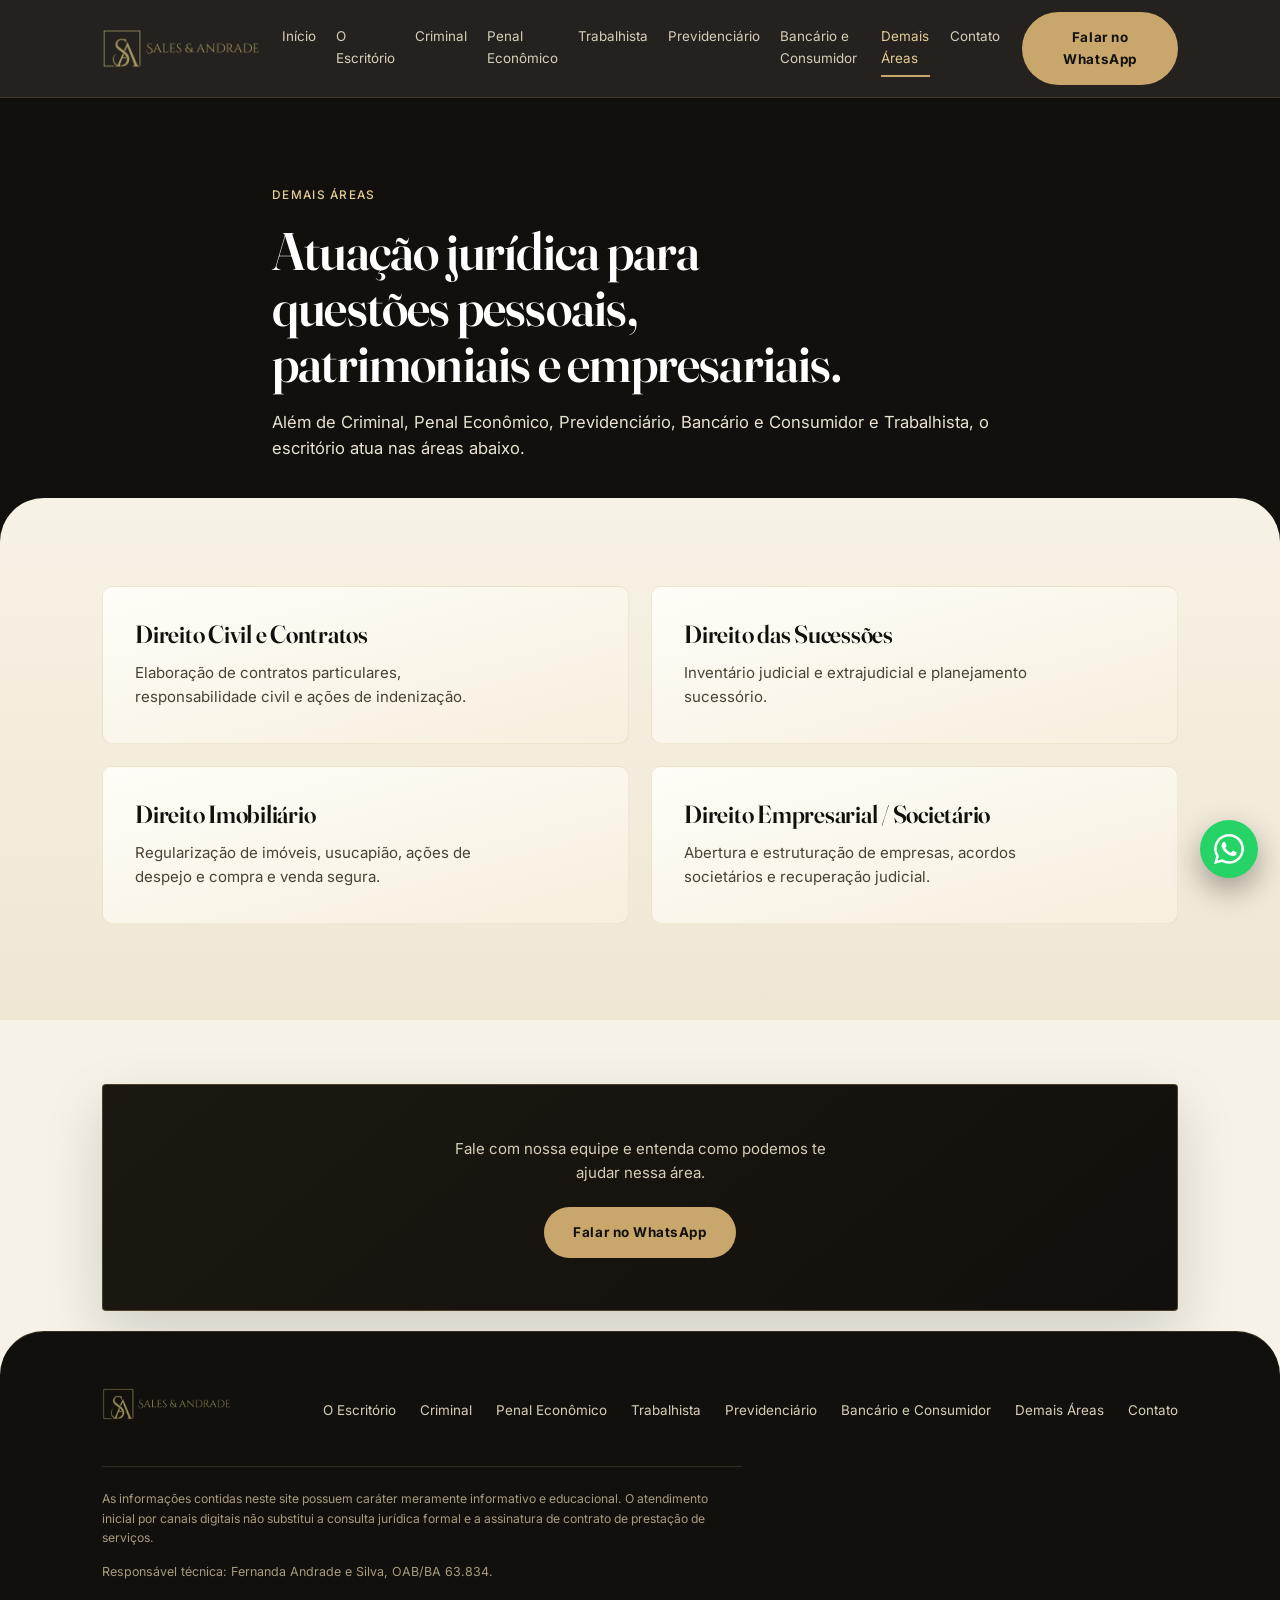
<file: demais-areas.html>
<!doctype html>
<html lang="pt-BR">
<head>
  <script>
  /* Marca que ha JavaScript, para o CSS poder esconder o que sera animado.
     Se o motion.js nao carregar (adblock, webview, rede), a marca e retirada
     e todo o conteudo volta a aparecer estatico. */
  document.documentElement.className += ' js';
  setTimeout(function () {
    if (!window.__motionOk) {
      document.documentElement.className =
        document.documentElement.className.replace(/\bjs\b/, '');
    }
  }, 2000);
  </script>
<meta charset="utf-8" />
<meta name="viewport" content="width=device-width, initial-scale=1" />
<title>Demais Áreas do Direito - Sales &amp; Andrade Advogados</title>
<meta name="description" content="Direito Civil e Contratos, Sucessões, Imobiliário e Empresarial/Societário." />
<meta name="theme-color" content="#12100c" />
<link rel="preconnect" href="https://fonts.googleapis.com" />
<link rel="preconnect" href="https://fonts.gstatic.com" crossorigin />
<link href="https://fonts.googleapis.com/css2?family=Fraunces:opsz,wght@9..144,500;9..144,600&amp;family=Inter:wght@400;500;600;700&amp;display=swap" rel="stylesheet" />
<link rel="icon" type="image/png" href="assets/favicon.png" />
<link rel="stylesheet" href="css/style.css?v=21" />

<link rel="canonical" href="https://saleseandradeadvogados.com.br/demais-areas.html" />
<meta property="og:type" content="website" />
<meta property="og:site_name" content="Sales &amp; Andrade Advogados" />
<meta property="og:locale" content="pt_BR" />
<meta property="og:url" content="https://saleseandradeadvogados.com.br/demais-areas.html" />
<meta property="og:title" content="Demais Áreas do Direito - Sales &amp; Andrade Advogados" />
<meta property="og:description" content="Direito Civil e Contratos, Sucessões, Imobiliário e Empresarial/Societário." />
<meta property="og:image" content="https://saleseandradeadvogados.com.br/assets/og-institucional.jpg" />
<meta property="og:image:width" content="1200" />
<meta property="og:image:height" content="630" />
<meta property="og:image:alt" content="Sales &amp; Andrade Advogados" />
<meta name="twitter:card" content="summary_large_image" />
</head>
<body>

<a class="skip-link" href="#main">Pular para o conteúdo</a>

<header class="site">
  <div class="wrap header-row">
    <a href="index.html"><img src="assets/logo-horizontal-350.png" alt="Sales &amp; Andrade Advogados" width="350" height="87" /></a>
    <nav class="main" id="main-nav" aria-label="Navegação principal">
      <a href="index.html">Início</a>
      <a href="o-escritorio.html">O Escritório</a>
      <a href="criminal.html">Criminal</a>
      <a href="penal-economico.html">Penal Econômico</a>
      <a href="direito-do-trabalho.html">Trabalhista</a>
      <a href="previdenciario.html">Previdenciário</a>
      <a href="bancario-consumidor.html">Bancário e Consumidor</a>
      <a href="demais-areas.html" class="active" aria-current="page">Demais Áreas</a>
      <a href="contato.html">Contato</a>
    </nav>
    <div class="header-actions">
      <button class="nav-toggle" aria-label="Abrir menu" aria-expanded="false" aria-controls="main-nav">
        <svg class="icon-open" viewBox="0 0 24 24" fill="none" stroke="currentColor" stroke-width="2"><path d="M3 6h18M3 12h18M3 18h18"/></svg>
        <svg class="icon-close" viewBox="0 0 24 24" fill="none" stroke="currentColor" stroke-width="2"><path d="M6 6l12 12M18 6L6 18"/></svg>
      </button>
      <a href="https://wa.me/5571982326171?text=Ol%C3%A1!%20Vim%20pelo%20site%20do%20Sales%20%26%20Andrade%20e%20gostaria%20de%20falar%20com%20um%20advogado." target="_blank" rel="noopener" class="btn btn-gold">Falar no WhatsApp</a>
    </div>
  </div>
</header>
<div class="nav-scrim"></div>

<main id="main">

<div class="hero-solid">
  <div class="wrap">
    <span class="eyebrow">Demais Áreas</span>
    <h1 class="serif" data-reveal>Atuação jurídica para questões pessoais, patrimoniais e empresariais.</h1>
    <p class="sub" data-reveal style="--reveal-delay:80ms">Além de Criminal, Penal Econômico, Previdenciário, Bancário e Consumidor e Trabalhista, o escritório atua nas áreas abaixo.</p>
  </div>
</div>

<section class="areas">
  <div class="wrap">
    <div class="area-grid">
      <div class="area" data-reveal>
        <h2>Direito Civil e Contratos</h2>
        <p>Elaboração de contratos particulares, responsabilidade civil e ações de indenização.</p>
      </div>
      <div class="area" data-reveal style="--reveal-delay:80ms">
        <h2>Direito das Sucessões</h2>
        <p>Inventário judicial e extrajudicial e planejamento sucessório.</p>
      </div>
      <div class="area" data-reveal style="--reveal-delay:160ms">
        <h2>Direito Imobiliário</h2>
        <p>Regularização de imóveis, usucapião, ações de despejo e compra e venda segura.</p>
      </div>
      <div class="area" data-reveal style="--reveal-delay:240ms">
        <h2>Direito Empresarial / Societário</h2>
        <p>Abertura e estruturação de empresas, acordos societários e recuperação judicial.</p>
      </div>
    </div>
  </div>
</section>

<div class="wrap">
<div class="convert-block centered" data-reveal>
  <div style="text-align:center;">
    <p style="margin:0 0 22px;">Fale com nossa equipe e entenda como podemos te ajudar nessa área.</p>
    <a href="https://wa.me/5571982326171?text=Ol%C3%A1!%20Vim%20pelo%20site%20do%20Sales%20%26%20Andrade%20e%20gostaria%20de%20falar%20com%20um%20advogado." target="_blank" rel="noopener" class="btn btn-gold">Falar no WhatsApp</a>
  </div>
</div>
</div>

</main>

<footer class="site">
  <div class="wrap">
    <div class="foot-top">
      <img src="assets/logo-horizontal-350.png" alt="Sales &amp; Andrade Advogados" width="350" height="87" />
      <div class="foot-links">
        <a href="o-escritorio.html">O Escritório</a>
        <a href="criminal.html">Criminal</a>
        <a href="penal-economico.html">Penal Econômico</a>
        <a href="direito-do-trabalho.html">Trabalhista</a>
        <a href="previdenciario.html">Previdenciário</a>
        <a href="bancario-consumidor.html">Bancário e Consumidor</a>
        <a href="demais-areas.html">Demais Áreas</a>
        <a href="contato.html">Contato</a>
      </div>
    </div>
    <p class="foot-fine">As informações contidas neste site possuem caráter meramente informativo e educacional. O atendimento inicial por canais digitais não substitui a consulta jurídica formal e a assinatura de contrato de prestação de serviços.</p>
    <p class="foot-oab">Responsável técnica: Fernanda Andrade e Silva, OAB/BA 63.834.</p>
  </div>
</footer>

<a class="wa-float" href="https://wa.me/5571982326171?text=Ol%C3%A1!%20Vim%20pelo%20site%20do%20Sales%20%26%20Andrade%20e%20gostaria%20de%20falar%20com%20um%20advogado." target="_blank" rel="noopener" aria-label="Falar no WhatsApp">
  <svg viewBox="0 0 24 24" fill="currentColor"><path d="M17.472 14.382c-.297-.149-1.758-.867-2.03-.967-.273-.099-.471-.148-.67.15-.197.297-.767.966-.94 1.164-.173.199-.347.223-.644.075-.297-.15-1.255-.463-2.39-1.475-.883-.788-1.48-1.761-1.653-2.059-.173-.297-.018-.458.13-.606.134-.133.297-.347.446-.52.149-.174.198-.298.298-.497.099-.198.05-.371-.025-.52-.075-.149-.669-1.612-.916-2.207-.242-.579-.487-.5-.669-.51-.173-.008-.371-.01-.57-.01-.198 0-.52.074-.792.372-.272.297-1.04 1.016-1.04 2.479 0 1.462 1.065 2.875 1.213 3.074.149.198 2.096 3.2 5.077 4.487.709.306 1.262.489 1.694.625.712.227 1.36.195 1.871.118.571-.085 1.758-.719 2.006-1.413.248-.694.248-1.289.173-1.413-.074-.124-.272-.198-.57-.347m-5.421 7.403h-.004a9.87 9.87 0 01-5.031-1.378l-.361-.214-3.741.982.998-3.648-.235-.374a9.86 9.86 0 01-1.51-5.26c.001-5.45 4.436-9.884 9.888-9.884 2.64 0 5.122 1.03 6.988 2.898a9.825 9.825 0 012.893 6.994c-.003 5.45-4.437 9.884-9.885 9.884m8.413-18.297A11.815 11.815 0 0012.05 0C5.495 0 .16 5.335.157 11.892c0 2.096.547 4.142 1.588 5.945L.057 24l6.305-1.654a11.882 11.882 0 005.683 1.448h.005c6.554 0 11.89-5.335 11.893-11.893a11.821 11.821 0 00-3.48-8.413"/></svg>
</a>

<script src="js/motion.js?v=21"></script>
</body>
</html>
</file>
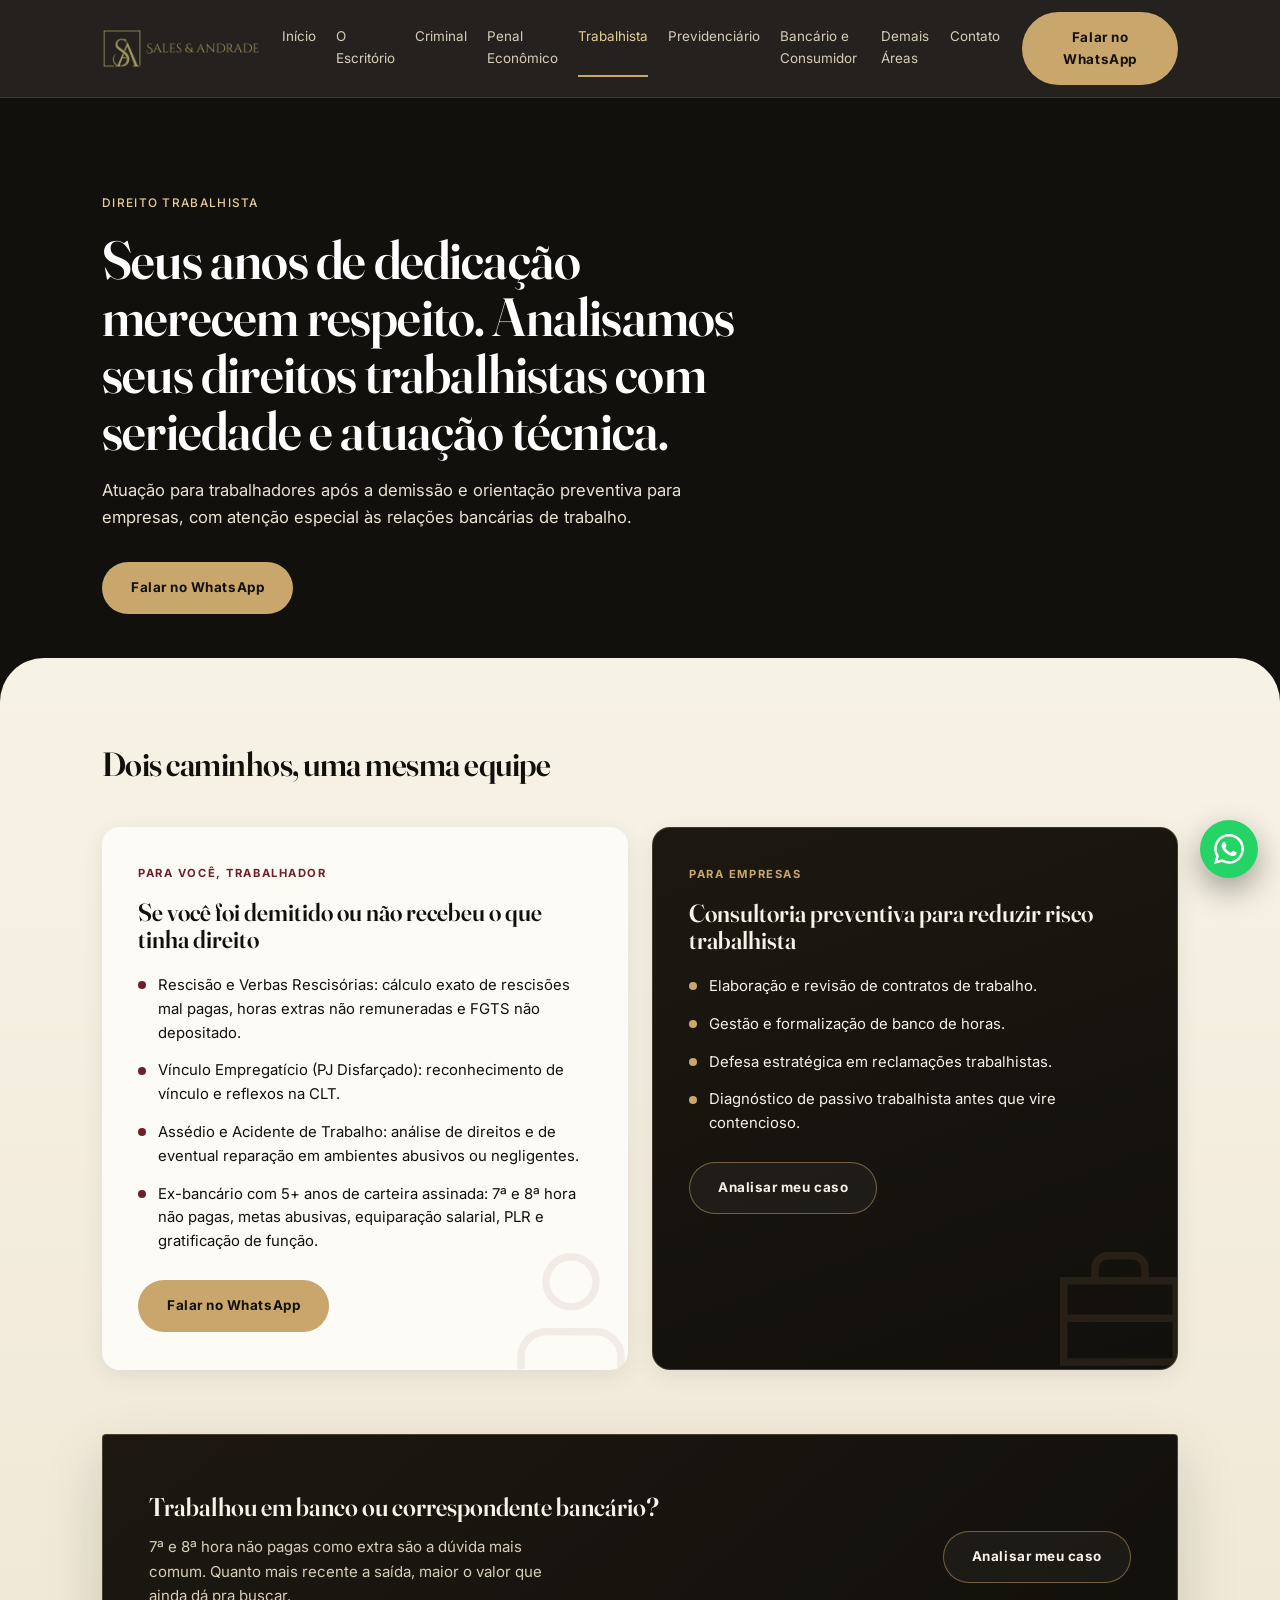
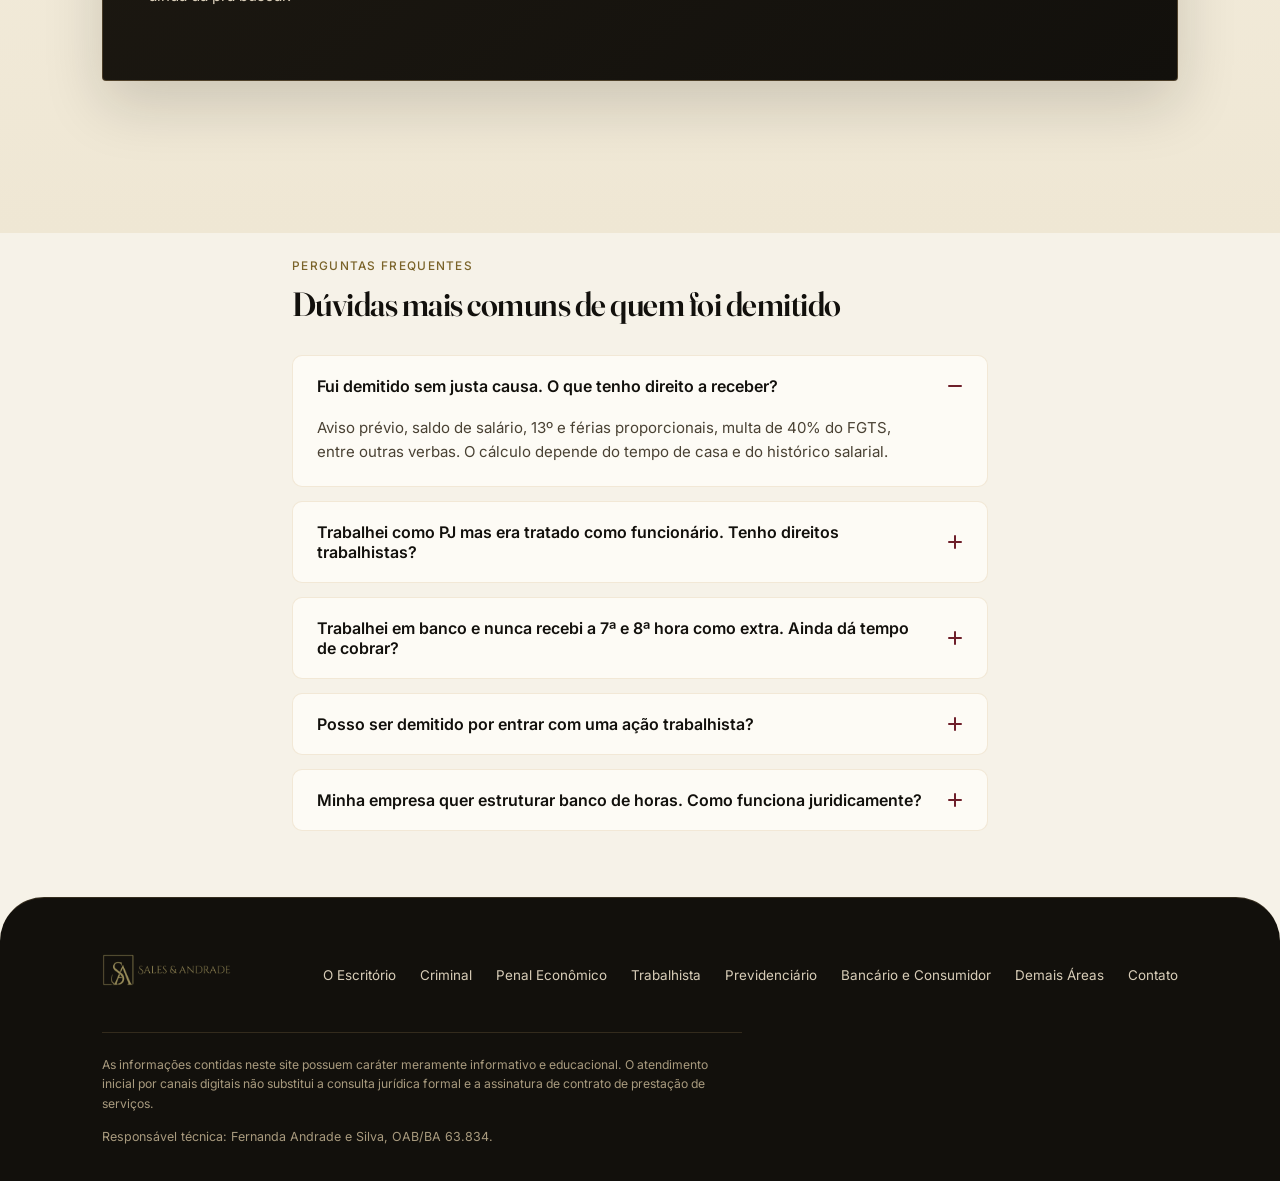
<file: direito-do-trabalho.html>
<!doctype html>
<html lang="pt-BR">
<head>
  <script>
  /* Marca que ha JavaScript, para o CSS poder esconder o que sera animado.
     Se o motion.js nao carregar (adblock, webview, rede), a marca e retirada
     e todo o conteudo volta a aparecer estatico. */
  document.documentElement.className += ' js';
  setTimeout(function () {
    if (!window.__motionOk) {
      document.documentElement.className =
        document.documentElement.className.replace(/\bjs\b/, '');
    }
  }, 2000);
  </script>
<meta charset="utf-8" />
<meta name="viewport" content="width=device-width, initial-scale=1" />
<title>Direito Trabalhista - Sales &amp; Andrade Advogados</title>
<meta name="description" content="Direitos do trabalhador, verbas rescisórias, reconhecimento de vínculo e consultoria preventiva para empresas. Foco em ex-bancários com carteira assinada." />
<meta name="theme-color" content="#12100c" />
<link rel="preconnect" href="https://fonts.googleapis.com" />
<link rel="preconnect" href="https://fonts.gstatic.com" crossorigin />
<link href="https://fonts.googleapis.com/css2?family=Fraunces:opsz,wght@9..144,500;9..144,600&amp;family=Inter:wght@400;500;600;700&amp;display=swap" rel="stylesheet" />
<link rel="icon" type="image/png" href="assets/favicon.png" />
<link rel="stylesheet" href="css/style.css?v=21" />

<link rel="canonical" href="https://saleseandradeadvogados.com.br/direito-do-trabalho.html" />
<meta property="og:type" content="website" />
<meta property="og:site_name" content="Sales &amp; Andrade Advogados" />
<meta property="og:locale" content="pt_BR" />
<meta property="og:url" content="https://saleseandradeadvogados.com.br/direito-do-trabalho.html" />
<meta property="og:title" content="Direito Trabalhista - Sales &amp; Andrade Advogados" />
<meta property="og:description" content="Direitos do trabalhador, verbas rescisórias, reconhecimento de vínculo e consultoria preventiva para empresas. Foco em ex-bancários com carteira assinada." />
<meta property="og:image" content="https://saleseandradeadvogados.com.br/assets/og-institucional.jpg" />
<meta property="og:image:width" content="1200" />
<meta property="og:image:height" content="630" />
<meta property="og:image:alt" content="Sales &amp; Andrade Advogados" />
<meta name="twitter:card" content="summary_large_image" />
</head>
<body>

<a class="skip-link" href="#main">Pular para o conteúdo</a>

<header class="site">
  <div class="wrap header-row">
    <a href="index.html"><img src="assets/logo-horizontal-350.png" alt="Sales &amp; Andrade Advogados" width="350" height="87" /></a>
    <nav class="main" id="main-nav" aria-label="Navegação principal">
      <a href="index.html">Início</a>
      <a href="o-escritorio.html">O Escritório</a>
      <a href="criminal.html">Criminal</a>
      <a href="penal-economico.html">Penal Econômico</a>
      <a href="direito-do-trabalho.html" class="active" aria-current="page">Trabalhista</a>
      <a href="previdenciario.html">Previdenciário</a>
      <a href="bancario-consumidor.html">Bancário e Consumidor</a>
      <a href="demais-areas.html">Demais Áreas</a>
      <a href="contato.html">Contato</a>
    </nav>
    <div class="header-actions">
      <button class="nav-toggle" aria-label="Abrir menu" aria-expanded="false" aria-controls="main-nav">
        <svg class="icon-open" viewBox="0 0 24 24" fill="none" stroke="currentColor" stroke-width="2"><path d="M3 6h18M3 12h18M3 18h18"/></svg>
        <svg class="icon-close" viewBox="0 0 24 24" fill="none" stroke="currentColor" stroke-width="2"><path d="M6 6l12 12M18 6L6 18"/></svg>
      </button>
      <a href="https://wa.me/5571982326171?text=Ol%C3%A1!%20Vim%20pelo%20site%20do%20Sales%20%26%20Andrade%20e%20gostaria%20de%20falar%20com%20um%20advogado." target="_blank" rel="noopener" class="btn btn-gold">Falar no WhatsApp</a>
    </div>
  </div>
</header>
<div class="nav-scrim"></div>

<main id="main">

<div class="hero-split">
  <div class="hero-split-inner hero-trab">
    <div class="wrap">
      <span class="eyebrow on-dark">Direito Trabalhista</span>
      <h1 class="serif" data-reveal>Seus anos de dedicação merecem respeito. Analisamos seus direitos trabalhistas com seriedade e atuação técnica.</h1>
      <p class="sub" data-reveal style="--reveal-delay:80ms">Atuação para trabalhadores após a demissão e orientação preventiva para empresas, com atenção especial às relações bancárias de trabalho.</p>
      <div class="actions" data-reveal style="--reveal-delay:160ms">
        <a href="https://wa.me/5571982326171?text=Ol%C3%A1!%20Vim%20pelo%20site%20do%20Sales%20%26%20Andrade%20e%20gostaria%20de%20falar%20com%20um%20advogado." target="_blank" rel="noopener" class="btn btn-gold">Falar no WhatsApp</a>
      </div>
    </div>
  </div>
</div>

<section class="split">
  <div class="wrap">
    <div class="split-head">
      <h2 class="serif section-title" data-reveal>Dois caminhos, uma mesma equipe</h2>
    </div>
    <div class="split-grid">
      <div class="split-col" data-reveal>
        <svg class="icon-watermark" viewBox="0 0 24 24" fill="none" stroke="currentColor" stroke-width="1.2"><path d="M20 21v-2a4 4 0 0 0-4-4H8a4 4 0 0 0-4 4v2"/><circle cx="12" cy="7" r="4"/></svg>
        <div class="content">
          <span class="tag">Para você, trabalhador</span>
          <h3>Se você foi demitido ou não recebeu o que tinha direito</h3>
          <ul>
            <li>Rescisão e Verbas Rescisórias: cálculo exato de rescisões mal pagas, horas extras não remuneradas e FGTS não depositado.</li>
            <li>Vínculo Empregatício (PJ Disfarçado): reconhecimento de vínculo e reflexos na CLT.</li>
            <li>Assédio e Acidente de Trabalho: análise de direitos e de eventual reparação em ambientes abusivos ou negligentes.</li>
            <li>Ex-bancário com 5+ anos de carteira assinada: 7ª e 8ª hora não pagas, metas abusivas, equiparação salarial, PLR e gratificação de função.</li>
          </ul>
          <a href="https://wa.me/5571982326171?text=Ol%C3%A1!%20Vim%20pelo%20site%20do%20Sales%20%26%20Andrade%20e%20gostaria%20de%20falar%20com%20um%20advogado." target="_blank" rel="noopener" class="btn btn-gold">Falar no WhatsApp</a>
        </div>
      </div>
      <div class="split-col dark" data-reveal style="--reveal-delay:120ms">
        <svg class="icon-watermark" viewBox="0 0 24 24" fill="none" stroke="currentColor" stroke-width="1.2"><path d="M3 7h18v13H3z"/><path d="M8 7V5a2 2 0 0 1 2-2h4a2 2 0 0 1 2 2v2"/><path d="M3 13h18"/></svg>
        <div class="content">
          <span class="tag">Para empresas</span>
          <h3>Consultoria preventiva para reduzir risco trabalhista</h3>
          <ul>
            <li>Elaboração e revisão de contratos de trabalho.</li>
            <li>Gestão e formalização de banco de horas.</li>
            <li>Defesa estratégica em reclamações trabalhistas.</li>
            <li>Diagnóstico de passivo trabalhista antes que vire contencioso.</li>
          </ul>
          <a href="contato.html" class="btn btn-line">Analisar meu caso</a>
        </div>
      </div>
    </div>

    <div class="convert-block" data-reveal>
      <div>
        <h3 class="serif">Trabalhou em banco ou correspondente bancário?</h3>
        <p>7ª e 8ª hora não pagas como extra são a dúvida mais comum. Quanto mais recente a saída, maior o valor que ainda dá pra buscar.</p>
      </div>
      <a href="contato.html" class="btn btn-line">Analisar meu caso</a>
    </div>
  </div>
</section>

<section class="faq">
  <div class="wrap narrow">
    <span class="eyebrow">Perguntas frequentes</span>
    <h2 class="serif section-title" data-reveal>Dúvidas mais comuns de quem foi demitido</h2>
    <!-- [PENDENTE] o escritório confirma o conteúdo final destas perguntas antes de publicar -->

    <div class="faq-item is-open">
      <button class="faq-q" aria-expanded="true">
        Fui demitido sem justa causa. O que tenho direito a receber?
        <span class="faq-icon"></span>
      </button>
      <div class="faq-a"><div class="faq-a-inner"><p>Aviso prévio, saldo de salário, 13º e férias proporcionais, multa de 40% do FGTS, entre outras verbas. O cálculo depende do tempo de casa e do histórico salarial.</p></div></div>
    </div>
    <div class="faq-item">
      <button class="faq-q" aria-expanded="false">
        Trabalhei como PJ mas era tratado como funcionário. Tenho direitos trabalhistas?
        <span class="faq-icon"></span>
      </button>
      <div class="faq-a"><div class="faq-a-inner"><p>Se havia subordinação, horário fixo e exclusividade, é possível pedir o reconhecimento do vínculo empregatício e os reflexos da CLT, mesmo com contrato PJ.</p></div></div>
    </div>
    <div class="faq-item">
      <button class="faq-q" aria-expanded="false">
        Trabalhei em banco e nunca recebi a 7ª e 8ª hora como extra. Ainda dá tempo de cobrar?
        <span class="faq-icon"></span>
      </button>
      <div class="faq-a"><div class="faq-a-inner"><p>Pode ser possível, desde que o caso esteja dentro do prazo prescricional trabalhista. A documentação e o histórico profissional precisam ser analisados individualmente.</p></div></div>
    </div>
    <div class="faq-item">
      <button class="faq-q" aria-expanded="false">
        Posso ser demitido por entrar com uma ação trabalhista?
        <span class="faq-icon"></span>
      </button>
      <div class="faq-a"><div class="faq-a-inner"><p>Não. A CLT protege o trabalhador contra retaliação, e uma eventual demissão motivada pela ação pode gerar direitos adicionais.</p></div></div>
    </div>
    <div class="faq-item">
      <button class="faq-q" aria-expanded="false">
        Minha empresa quer estruturar banco de horas. Como funciona juridicamente?
        <span class="faq-icon"></span>
      </button>
      <div class="faq-a"><div class="faq-a-inner"><p>É preciso acordo formal (individual ou coletivo) respeitando limites legais de compensação, para evitar passivo trabalhista futuro.</p></div></div>
    </div>
  </div>
</section>

</main>

<footer class="site">
  <div class="wrap">
    <div class="foot-top">
      <img src="assets/logo-horizontal-350.png" alt="Sales &amp; Andrade Advogados" width="350" height="87" />
      <div class="foot-links">
        <a href="o-escritorio.html">O Escritório</a>
        <a href="criminal.html">Criminal</a>
        <a href="penal-economico.html">Penal Econômico</a>
        <a href="direito-do-trabalho.html">Trabalhista</a>
        <a href="previdenciario.html">Previdenciário</a>
        <a href="bancario-consumidor.html">Bancário e Consumidor</a>
        <a href="demais-areas.html">Demais Áreas</a>
        <a href="contato.html">Contato</a>
      </div>
    </div>
    <p class="foot-fine">As informações contidas neste site possuem caráter meramente informativo e educacional. O atendimento inicial por canais digitais não substitui a consulta jurídica formal e a assinatura de contrato de prestação de serviços.</p>
    <p class="foot-oab">Responsável técnica: Fernanda Andrade e Silva, OAB/BA 63.834.</p>
  </div>
</footer>

<a class="wa-float" href="https://wa.me/5571982326171?text=Ol%C3%A1!%20Vim%20pelo%20site%20do%20Sales%20%26%20Andrade%20e%20gostaria%20de%20falar%20com%20um%20advogado." target="_blank" rel="noopener" aria-label="Falar no WhatsApp">
  <svg viewBox="0 0 24 24" fill="currentColor"><path d="M17.472 14.382c-.297-.149-1.758-.867-2.03-.967-.273-.099-.471-.148-.67.15-.197.297-.767.966-.94 1.164-.173.199-.347.223-.644.075-.297-.15-1.255-.463-2.39-1.475-.883-.788-1.48-1.761-1.653-2.059-.173-.297-.018-.458.13-.606.134-.133.297-.347.446-.52.149-.174.198-.298.298-.497.099-.198.05-.371-.025-.52-.075-.149-.669-1.612-.916-2.207-.242-.579-.487-.5-.669-.51-.173-.008-.371-.01-.57-.01-.198 0-.52.074-.792.372-.272.297-1.04 1.016-1.04 2.479 0 1.462 1.065 2.875 1.213 3.074.149.198 2.096 3.2 5.077 4.487.709.306 1.262.489 1.694.625.712.227 1.36.195 1.871.118.571-.085 1.758-.719 2.006-1.413.248-.694.248-1.289.173-1.413-.074-.124-.272-.198-.57-.347m-5.421 7.403h-.004a9.87 9.87 0 01-5.031-1.378l-.361-.214-3.741.982.998-3.648-.235-.374a9.86 9.86 0 01-1.51-5.26c.001-5.45 4.436-9.884 9.888-9.884 2.64 0 5.122 1.03 6.988 2.898a9.825 9.825 0 012.893 6.994c-.003 5.45-4.437 9.884-9.885 9.884m8.413-18.297A11.815 11.815 0 0012.05 0C5.495 0 .16 5.335.157 11.892c0 2.096.547 4.142 1.588 5.945L.057 24l6.305-1.654a11.882 11.882 0 005.683 1.448h.005c6.554 0 11.89-5.335 11.893-11.893a11.821 11.821 0 00-3.48-8.413"/></svg>
</a>

<script src="js/motion.js?v=21"></script>
</body>
</html>
</file>
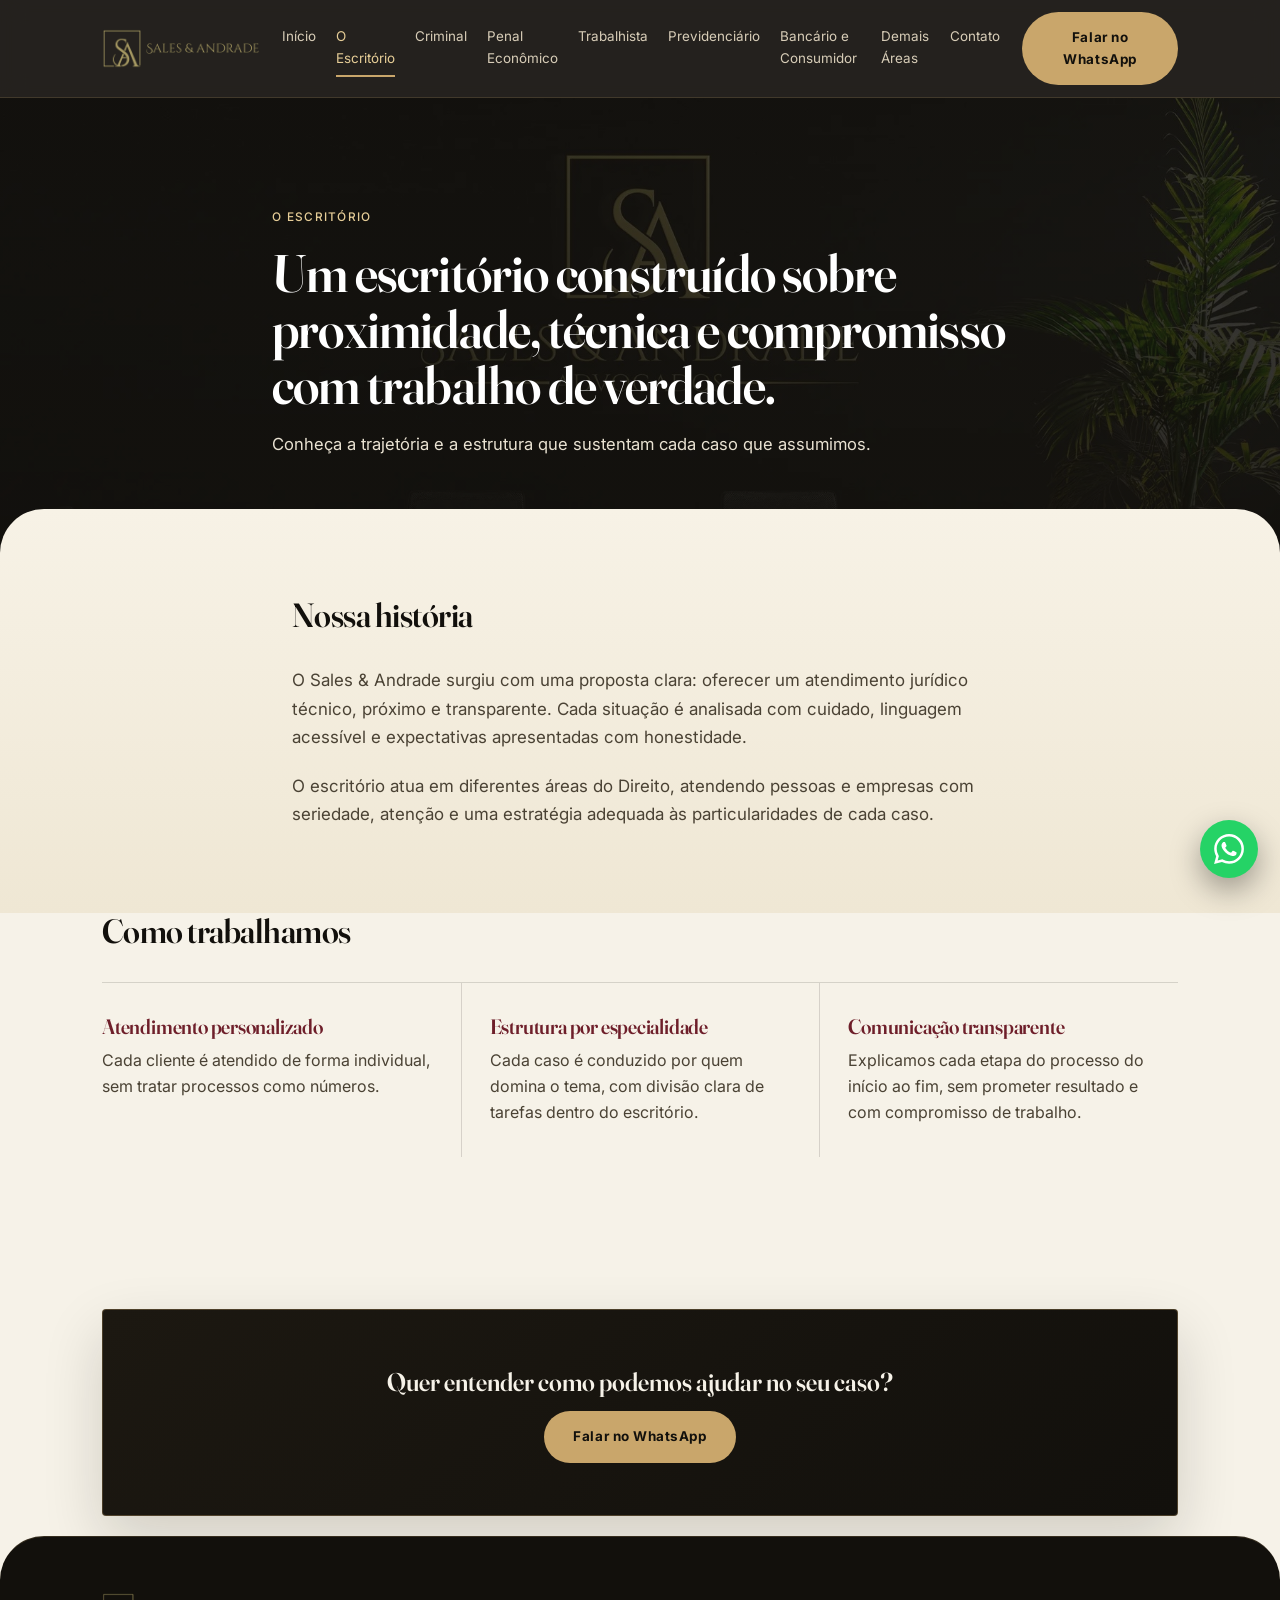
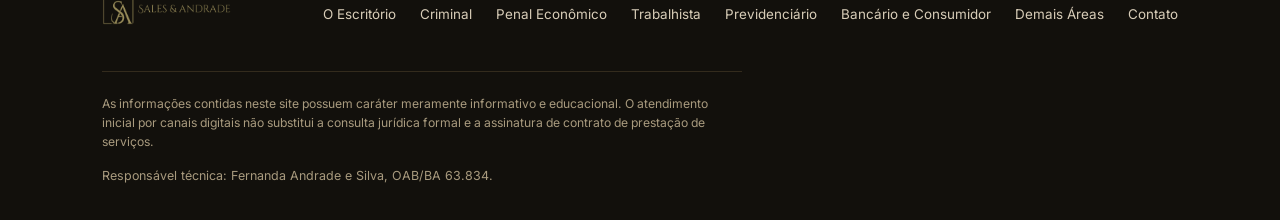
<file: o-escritorio.html>
<!doctype html>
<html lang="pt-BR">
<head>
  <script>
  /* Marca que ha JavaScript, para o CSS poder esconder o que sera animado.
     Se o motion.js nao carregar (adblock, webview, rede), a marca e retirada
     e todo o conteudo volta a aparecer estatico. */
  document.documentElement.className += ' js';
  setTimeout(function () {
    if (!window.__motionOk) {
      document.documentElement.className =
        document.documentElement.className.replace(/\bjs\b/, '');
    }
  }, 2000);
  </script>
<meta charset="utf-8" />
<meta name="viewport" content="width=device-width, initial-scale=1" />
<title>O Escritório - Sales &amp; Andrade Advogados</title>
<meta name="description" content="Conheça a história e a forma de trabalho do Sales &amp; Andrade Advogados." />
<meta name="theme-color" content="#12100c" />
<link rel="preconnect" href="https://fonts.googleapis.com" />
<link rel="preconnect" href="https://fonts.gstatic.com" crossorigin />
<link href="https://fonts.googleapis.com/css2?family=Fraunces:opsz,wght@9..144,500;9..144,600&amp;family=Inter:wght@400;500;600;700&amp;display=swap" rel="stylesheet" />
<link rel="icon" type="image/png" href="assets/favicon.png" />
<link rel="stylesheet" href="css/style.css?v=21" />

<link rel="canonical" href="https://saleseandradeadvogados.com.br/o-escritorio.html" />
<meta property="og:type" content="website" />
<meta property="og:site_name" content="Sales &amp; Andrade Advogados" />
<meta property="og:locale" content="pt_BR" />
<meta property="og:url" content="https://saleseandradeadvogados.com.br/o-escritorio.html" />
<meta property="og:title" content="O Escritório - Sales &amp; Andrade Advogados" />
<meta property="og:description" content="Conheça a história e a forma de trabalho do Sales &amp; Andrade Advogados." />
<meta property="og:image" content="https://saleseandradeadvogados.com.br/assets/og-institucional.jpg" />
<meta property="og:image:width" content="1200" />
<meta property="og:image:height" content="630" />
<meta property="og:image:alt" content="Sales &amp; Andrade Advogados" />
<meta name="twitter:card" content="summary_large_image" />
</head>
<body>

<a class="skip-link" href="#main">Pular para o conteúdo</a>

<header class="site">
  <div class="wrap header-row">
    <a href="index.html"><img src="assets/logo-horizontal-350.png" alt="Sales &amp; Andrade Advogados" width="350" height="87" /></a>
    <nav class="main" id="main-nav" aria-label="Navegação principal">
      <a href="index.html">Início</a>
      <a href="o-escritorio.html" class="active" aria-current="page">O Escritório</a>
      <a href="criminal.html">Criminal</a>
      <a href="penal-economico.html">Penal Econômico</a>
      <a href="direito-do-trabalho.html">Trabalhista</a>
      <a href="previdenciario.html">Previdenciário</a>
      <a href="bancario-consumidor.html">Bancário e Consumidor</a>
      <a href="demais-areas.html">Demais Áreas</a>
      <a href="contato.html">Contato</a>
    </nav>
    <div class="header-actions">
      <button class="nav-toggle" aria-label="Abrir menu" aria-expanded="false" aria-controls="main-nav">
        <svg class="icon-open" viewBox="0 0 24 24" fill="none" stroke="currentColor" stroke-width="2"><path d="M3 6h18M3 12h18M3 18h18"/></svg>
        <svg class="icon-close" viewBox="0 0 24 24" fill="none" stroke="currentColor" stroke-width="2"><path d="M6 6l12 12M18 6L6 18"/></svg>
      </button>
      <a href="https://wa.me/5571982326171?text=Ol%C3%A1!%20Vim%20pelo%20site%20do%20Sales%20%26%20Andrade%20e%20gostaria%20de%20falar%20com%20um%20advogado." target="_blank" rel="noopener" class="btn btn-gold">Falar no WhatsApp</a>
    </div>
  </div>
</header>
<div class="nav-scrim"></div>

<main id="main">

<div class="hero-solid with-photo">
  <div class="wrap">
    <span class="eyebrow">O Escritório</span>
    <h1 class="serif" data-reveal>Um escritório construído sobre proximidade, técnica e compromisso com trabalho de verdade.</h1>
    <p class="sub" data-reveal style="--reveal-delay:80ms">Conheça a trajetória e a estrutura que sustentam cada caso que assumimos.</p>
  </div>
</div>

<section class="story">
  <div class="wrap narrow">
    <h2 class="serif section-title" data-reveal>Nossa história</h2>
    <p data-reveal>O Sales &amp; Andrade surgiu com uma proposta clara: oferecer um atendimento jurídico técnico, próximo e transparente. Cada situação é analisada com cuidado, linguagem acessível e expectativas apresentadas com honestidade.</p>
    <p data-reveal style="--reveal-delay:80ms">O escritório atua em diferentes áreas do Direito, atendendo pessoas e empresas com seriedade, atenção e uma estratégia adequada às particularidades de cada caso.</p>
  </div>
</section>

<section class="principles">
  <div class="wrap">
    <h2 class="serif section-title" data-reveal>Como trabalhamos</h2>
    <div class="principle-list">
      <div class="principle" data-reveal>
        <h3>Atendimento personalizado</h3>
        <p>Cada cliente é atendido de forma individual, sem tratar processos como números.</p>
      </div>
      <div class="principle" data-reveal style="--reveal-delay:80ms">
        <h3>Estrutura por especialidade</h3>
        <p>Cada caso é conduzido por quem domina o tema, com divisão clara de tarefas dentro do escritório.</p>
      </div>
      <div class="principle" data-reveal style="--reveal-delay:160ms">
        <h3>Comunicação transparente</h3>
        <p>Explicamos cada etapa do processo do início ao fim, sem prometer resultado e com compromisso de trabalho.</p>
      </div>
    </div>
  </div>
</section>

<div class="wrap">
<div class="convert-block centered" data-reveal>
  <div style="text-align:center;">
    <h3 class="serif">Quer entender como podemos ajudar no seu caso?</h3>
    <a href="https://wa.me/5571982326171?text=Ol%C3%A1!%20Vim%20pelo%20site%20do%20Sales%20%26%20Andrade%20e%20gostaria%20de%20falar%20com%20um%20advogado." target="_blank" rel="noopener" class="btn btn-gold">Falar no WhatsApp</a>
  </div>
</div>
</div>

</main>

<footer class="site">
  <div class="wrap">
    <div class="foot-top">
      <img src="assets/logo-horizontal-350.png" alt="Sales &amp; Andrade Advogados" width="350" height="87" />
      <div class="foot-links">
        <a href="o-escritorio.html">O Escritório</a>
        <a href="criminal.html">Criminal</a>
        <a href="penal-economico.html">Penal Econômico</a>
        <a href="direito-do-trabalho.html">Trabalhista</a>
        <a href="previdenciario.html">Previdenciário</a>
        <a href="bancario-consumidor.html">Bancário e Consumidor</a>
        <a href="demais-areas.html">Demais Áreas</a>
        <a href="contato.html">Contato</a>
      </div>
    </div>
    <p class="foot-fine">As informações contidas neste site possuem caráter meramente informativo e educacional. O atendimento inicial por canais digitais não substitui a consulta jurídica formal e a assinatura de contrato de prestação de serviços.</p>
    <p class="foot-oab">Responsável técnica: Fernanda Andrade e Silva, OAB/BA 63.834.</p>
  </div>
</footer>

<a class="wa-float" href="https://wa.me/5571982326171?text=Ol%C3%A1!%20Vim%20pelo%20site%20do%20Sales%20%26%20Andrade%20e%20gostaria%20de%20falar%20com%20um%20advogado." target="_blank" rel="noopener" aria-label="Falar no WhatsApp">
  <svg viewBox="0 0 24 24" fill="currentColor"><path d="M17.472 14.382c-.297-.149-1.758-.867-2.03-.967-.273-.099-.471-.148-.67.15-.197.297-.767.966-.94 1.164-.173.199-.347.223-.644.075-.297-.15-1.255-.463-2.39-1.475-.883-.788-1.48-1.761-1.653-2.059-.173-.297-.018-.458.13-.606.134-.133.297-.347.446-.52.149-.174.198-.298.298-.497.099-.198.05-.371-.025-.52-.075-.149-.669-1.612-.916-2.207-.242-.579-.487-.5-.669-.51-.173-.008-.371-.01-.57-.01-.198 0-.52.074-.792.372-.272.297-1.04 1.016-1.04 2.479 0 1.462 1.065 2.875 1.213 3.074.149.198 2.096 3.2 5.077 4.487.709.306 1.262.489 1.694.625.712.227 1.36.195 1.871.118.571-.085 1.758-.719 2.006-1.413.248-.694.248-1.289.173-1.413-.074-.124-.272-.198-.57-.347m-5.421 7.403h-.004a9.87 9.87 0 01-5.031-1.378l-.361-.214-3.741.982.998-3.648-.235-.374a9.86 9.86 0 01-1.51-5.26c.001-5.45 4.436-9.884 9.888-9.884 2.64 0 5.122 1.03 6.988 2.898a9.825 9.825 0 012.893 6.994c-.003 5.45-4.437 9.884-9.885 9.884m8.413-18.297A11.815 11.815 0 0012.05 0C5.495 0 .16 5.335.157 11.892c0 2.096.547 4.142 1.588 5.945L.057 24l6.305-1.654a11.882 11.882 0 005.683 1.448h.005c6.554 0 11.89-5.335 11.893-11.893a11.821 11.821 0 00-3.48-8.413"/></svg>
</a>

<script src="js/motion.js?v=21"></script>
</body>
</html>
</file>
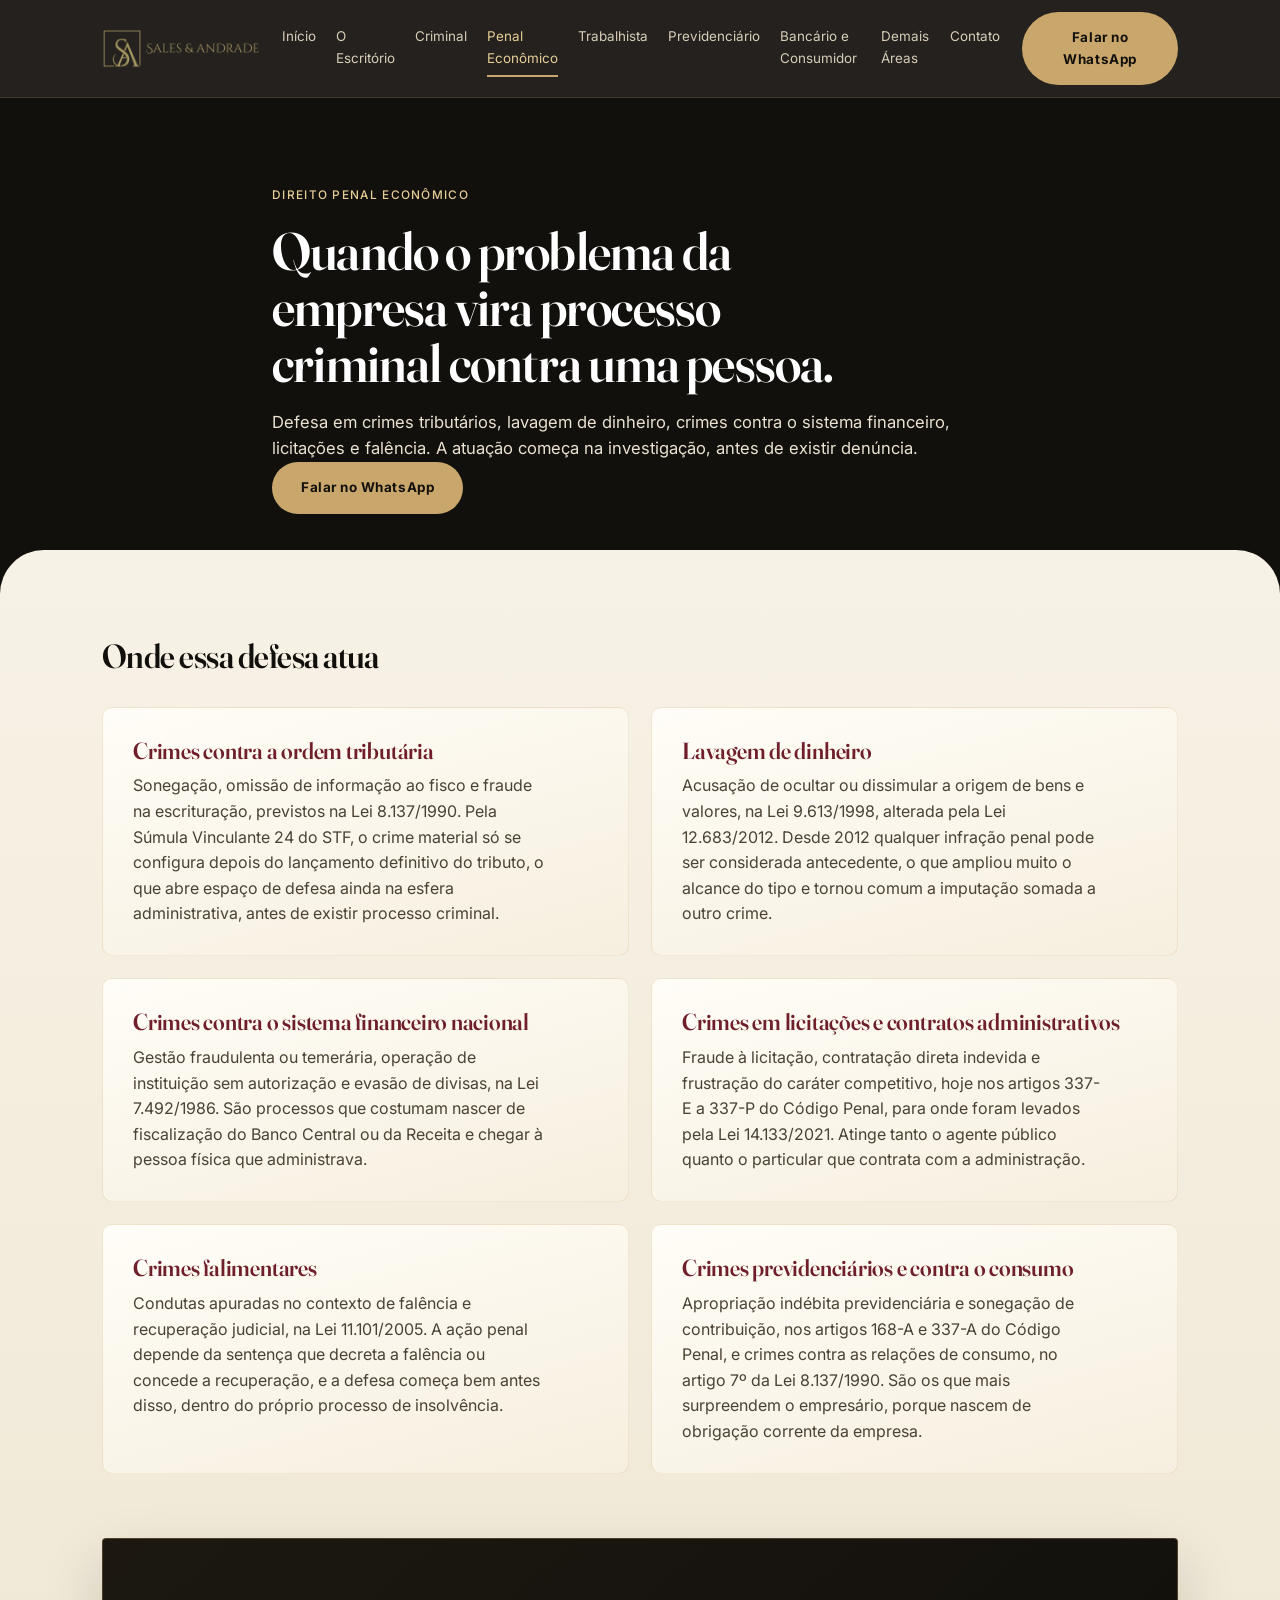
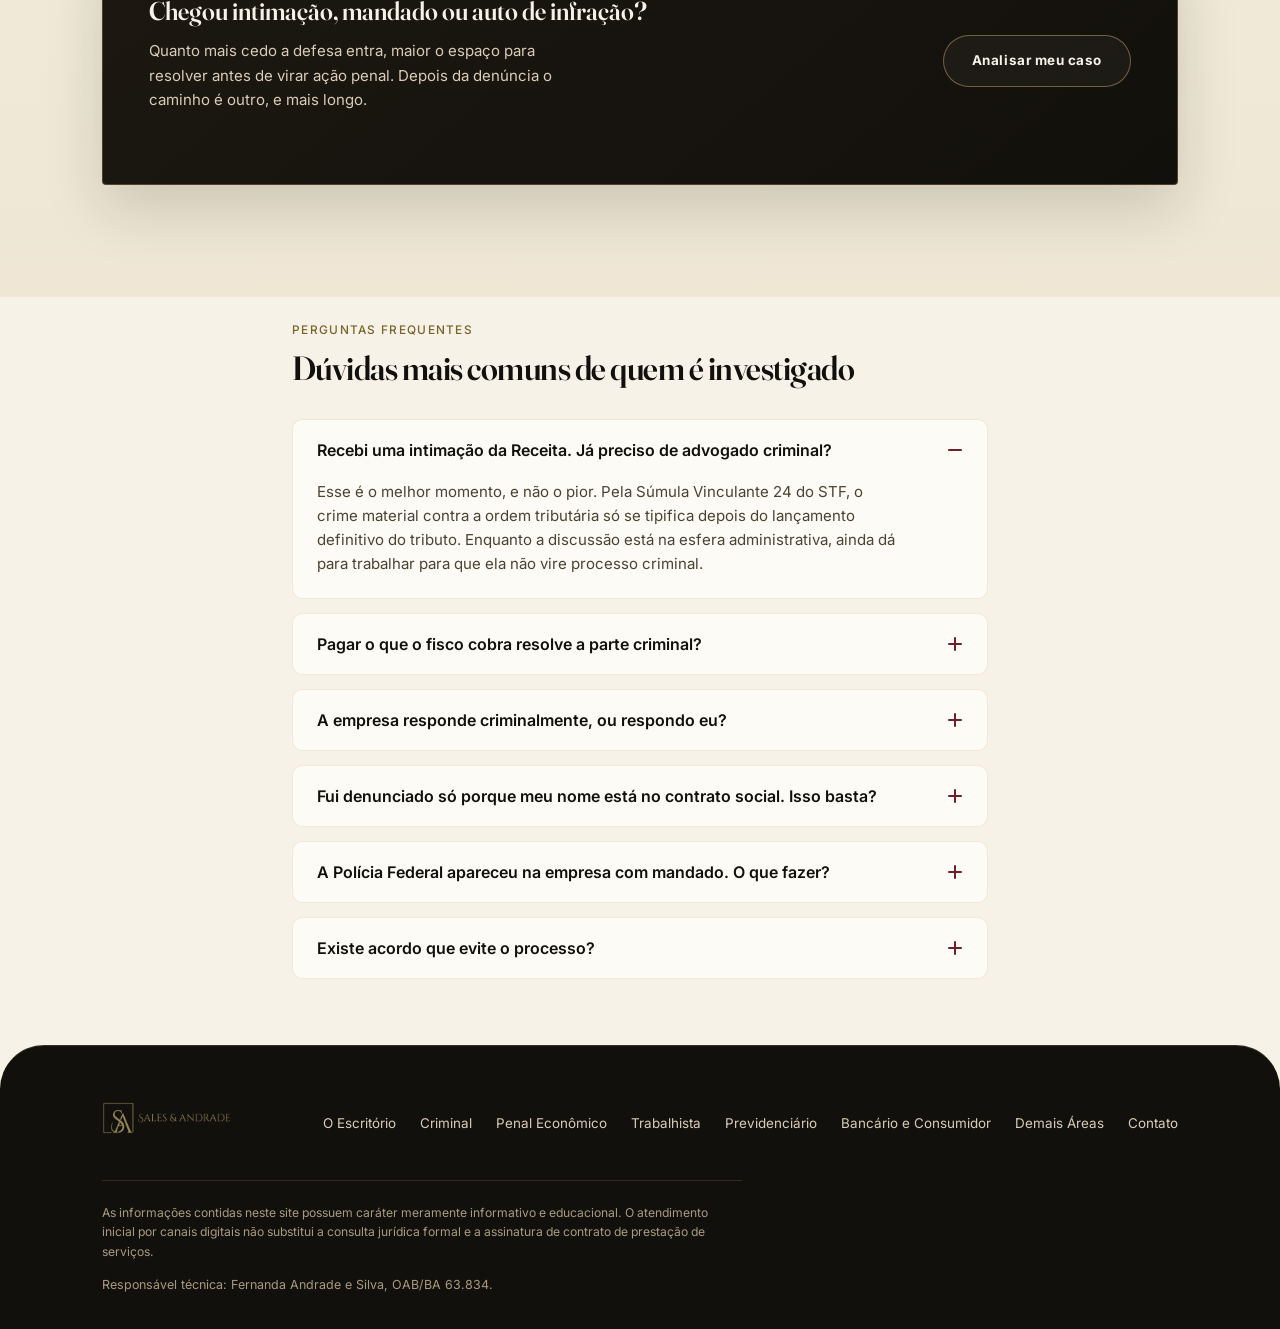
<file: penal-economico.html>
<!doctype html>
<html lang="pt-BR">
<head>
  <script>
  /* Marca que ha JavaScript, para o CSS poder esconder o que sera animado.
     Se o motion.js nao carregar (adblock, webview, rede), a marca e retirada
     e todo o conteudo volta a aparecer estatico. */
  document.documentElement.className += ' js';
  setTimeout(function () {
    if (!window.__motionOk) {
      document.documentElement.className =
        document.documentElement.className.replace(/\bjs\b/, '');
    }
  }, 2000);
  </script>
<meta charset="utf-8" />
<meta name="viewport" content="width=device-width, initial-scale=1" />
<title>Direito Penal Econômico - Sales &amp; Andrade Advogados</title>
<meta name="description" content="Defesa em crimes tributários, lavagem de dinheiro, crimes contra o sistema financeiro, licitações e falência. Atuação desde a fase de investigação, antes da denúncia." />
<meta name="theme-color" content="#12100c" />
<link rel="preconnect" href="https://fonts.googleapis.com" />
<link rel="preconnect" href="https://fonts.gstatic.com" crossorigin />
<link href="https://fonts.googleapis.com/css2?family=Fraunces:opsz,wght@9..144,500;9..144,600&amp;family=Inter:wght@400;500;600;700&amp;display=swap" rel="stylesheet" />
<link rel="icon" type="image/png" href="assets/favicon.png" />
<link rel="stylesheet" href="css/style.css?v=21" />

<link rel="canonical" href="https://saleseandradeadvogados.com.br/penal-economico.html" />
<meta property="og:type" content="website" />
<meta property="og:site_name" content="Sales &amp; Andrade Advogados" />
<meta property="og:locale" content="pt_BR" />
<meta property="og:url" content="https://saleseandradeadvogados.com.br/penal-economico.html" />
<meta property="og:title" content="Direito Penal Econômico - Sales &amp; Andrade Advogados" />
<meta property="og:description" content="Defesa em crimes tributários, lavagem de dinheiro, crimes contra o sistema financeiro, licitações e falência. Atuação desde a fase de investigação, antes da denúncia." />
<meta property="og:image" content="https://saleseandradeadvogados.com.br/assets/og-institucional.jpg" />
<meta property="og:image:width" content="1200" />
<meta property="og:image:height" content="630" />
<meta property="og:image:alt" content="Sales &amp; Andrade Advogados" />
<meta name="twitter:card" content="summary_large_image" />
</head>
<body>

<a class="skip-link" href="#main">Pular para o conteúdo</a>

<header class="site">
  <div class="wrap header-row">
    <a href="index.html"><img src="assets/logo-horizontal-350.png" alt="Sales &amp; Andrade Advogados" width="350" height="87" /></a>
    <nav class="main" id="main-nav" aria-label="Navegação principal">
      <a href="index.html">Início</a>
      <a href="o-escritorio.html">O Escritório</a>
      <a href="criminal.html">Criminal</a>
      <a href="penal-economico.html" class="active" aria-current="page">Penal Econômico</a>
      <a href="direito-do-trabalho.html">Trabalhista</a>
      <a href="previdenciario.html">Previdenciário</a>
      <a href="bancario-consumidor.html">Bancário e Consumidor</a>
      <a href="demais-areas.html">Demais Áreas</a>
      <a href="contato.html">Contato</a>
    </nav>
    <div class="header-actions">
      <button class="nav-toggle" aria-label="Abrir menu" aria-expanded="false" aria-controls="main-nav">
        <svg class="icon-open" viewBox="0 0 24 24" fill="none" stroke="currentColor" stroke-width="2"><path d="M3 6h18M3 12h18M3 18h18"/></svg>
        <svg class="icon-close" viewBox="0 0 24 24" fill="none" stroke="currentColor" stroke-width="2"><path d="M6 6l12 12M18 6L6 18"/></svg>
      </button>
      <a href="https://wa.me/5571982326171?text=Ol%C3%A1!%20Vim%20pelo%20site%20do%20Sales%20%26%20Andrade%20e%20preciso%20de%20defesa%20criminal." target="_blank" rel="noopener" class="btn btn-gold">Falar no WhatsApp</a>
    </div>
  </div>
</header>
<div class="nav-scrim"></div>

<main id="main">

<div class="hero-solid">
  <div class="wrap">
    <span class="eyebrow">Direito Penal Econômico</span>
    <h1 class="serif" data-reveal>Quando o problema da empresa vira processo criminal contra uma pessoa.</h1>
    <p class="sub" data-reveal style="--reveal-delay:80ms">Defesa em crimes tributários, lavagem de dinheiro, crimes contra o sistema financeiro, licitações e falência. A atuação começa na investigação, antes de existir denúncia.</p>
    <div class="actions" data-reveal style="--reveal-delay:160ms">
      <a href="https://wa.me/5571982326171?text=Ol%C3%A1!%20Vim%20pelo%20site%20do%20Sales%20%26%20Andrade%20e%20preciso%20falar%20sobre%20um%20caso%20de%20direito%20penal%20econ%C3%B4mico." target="_blank" rel="noopener" class="btn btn-gold">Falar no WhatsApp</a>
    </div>
  </div>
</div>

<section class="topics">
  <div class="wrap">
    <h2 class="serif section-title" data-reveal>Onde essa defesa atua</h2>
    <div class="topic-list">
      <div class="topic" data-reveal>
        <h3>Crimes contra a ordem tributária</h3>
        <p>Sonegação, omissão de informação ao fisco e fraude na escrituração, previstos na Lei 8.137/1990. Pela Súmula Vinculante 24 do STF, o crime material só se configura depois do lançamento definitivo do tributo, o que abre espaço de defesa ainda na esfera administrativa, antes de existir processo criminal.</p>
      </div>
      <div class="topic" data-reveal>
        <h3>Lavagem de dinheiro</h3>
        <p>Acusação de ocultar ou dissimular a origem de bens e valores, na Lei 9.613/1998, alterada pela Lei 12.683/2012. Desde 2012 qualquer infração penal pode ser considerada antecedente, o que ampliou muito o alcance do tipo e tornou comum a imputação somada a outro crime.</p>
      </div>
      <div class="topic" data-reveal>
        <h3>Crimes contra o sistema financeiro nacional</h3>
        <p>Gestão fraudulenta ou temerária, operação de instituição sem autorização e evasão de divisas, na Lei 7.492/1986. São processos que costumam nascer de fiscalização do Banco Central ou da Receita e chegar à pessoa física que administrava.</p>
      </div>
      <div class="topic" data-reveal>
        <h3>Crimes em licitações e contratos administrativos</h3>
        <p>Fraude à licitação, contratação direta indevida e frustração do caráter competitivo, hoje nos artigos 337-E a 337-P do Código Penal, para onde foram levados pela Lei 14.133/2021. Atinge tanto o agente público quanto o particular que contrata com a administração.</p>
      </div>
      <div class="topic" data-reveal>
        <h3>Crimes falimentares</h3>
        <p>Condutas apuradas no contexto de falência e recuperação judicial, na Lei 11.101/2005. A ação penal depende da sentença que decreta a falência ou concede a recuperação, e a defesa começa bem antes disso, dentro do próprio processo de insolvência.</p>
      </div>
      <div class="topic" data-reveal>
        <h3>Crimes previdenciários e contra o consumo</h3>
        <p>Apropriação indébita previdenciária e sonegação de contribuição, nos artigos 168-A e 337-A do Código Penal, e crimes contra as relações de consumo, no artigo 7º da Lei 8.137/1990. São os que mais surpreendem o empresário, porque nascem de obrigação corrente da empresa.</p>
      </div>
    </div>

    <div class="convert-block" data-reveal>
      <div>
        <h3 class="serif">Chegou intimação, mandado ou auto de infração?</h3>
        <p>Quanto mais cedo a defesa entra, maior o espaço para resolver antes de virar ação penal. Depois da denúncia o caminho é outro, e mais longo.</p>
      </div>
      <a href="contato.html" class="btn btn-line">Analisar meu caso</a>
    </div>
  </div>
</section>

<section class="faq">
  <div class="wrap narrow">
    <span class="eyebrow">Perguntas frequentes</span>
    <h2 class="serif section-title" data-reveal>Dúvidas mais comuns de quem é investigado</h2>
    <!-- [PENDENTE] o escritório confirma o conteúdo final destas perguntas antes de publicar -->

    <div class="faq-item is-open">
      <button class="faq-q" aria-expanded="true">
        Recebi uma intimação da Receita. Já preciso de advogado criminal?
        <span class="faq-icon"></span>
      </button>
      <div class="faq-a"><div class="faq-a-inner"><p>Esse é o melhor momento, e não o pior. Pela Súmula Vinculante 24 do STF, o crime material contra a ordem tributária só se tipifica depois do lançamento definitivo do tributo. Enquanto a discussão está na esfera administrativa, ainda dá para trabalhar para que ela não vire processo criminal.</p></div></div>
    </div>
    <div class="faq-item">
      <button class="faq-q" aria-expanded="false">
        Pagar o que o fisco cobra resolve a parte criminal?
        <span class="faq-icon"></span>
      </button>
      <div class="faq-a"><div class="faq-a-inner"><p>O pagamento integral do débito extingue a punibilidade nos crimes contra a ordem tributária, e o parcelamento regular suspende a pretensão punitiva enquanto estiver sendo cumprido. Por isso a estratégia tributária e a criminal precisam ser decididas juntas, não em separado.</p></div></div>
    </div>
    <div class="faq-item">
      <button class="faq-q" aria-expanded="false">
        A empresa responde criminalmente, ou respondo eu?
        <span class="faq-icon"></span>
      </button>
      <div class="faq-a"><div class="faq-a-inner"><p>No Brasil a pessoa jurídica só responde penalmente em crime ambiental. Em crime econômico quem responde é a pessoa física: sócio, administrador, diretor ou gestor a quem se atribui a decisão. É por isso que o processo chega ao seu nome, e não ao CNPJ.</p></div></div>
    </div>
    <div class="faq-item">
      <button class="faq-q" aria-expanded="false">
        Fui denunciado só porque meu nome está no contrato social. Isso basta?
        <span class="faq-icon"></span>
      </button>
      <div class="faq-a"><div class="faq-a-inner"><p>Não. Não existe responsabilidade penal objetiva, e a acusação precisa descrever qual foi a sua conduta concreta, não apenas o cargo que você ocupava. Denúncia genérica, que imputa o mesmo fato a todos os sócios sem individualizar, é atacável.</p></div></div>
    </div>
    <div class="faq-item">
      <button class="faq-q" aria-expanded="false">
        A Polícia Federal apareceu na empresa com mandado. O que fazer?
        <span class="faq-icon"></span>
      </button>
      <div class="faq-a"><div class="faq-a-inner"><p>Não impedir o cumprimento, não destruir nada e não prestar depoimento sem advogado. Peça para ver o mandado, confira o endereço e o alcance do que foi autorizado, e chame a defesa imediatamente. O que é apreendido e o que é dito nessa hora costuma definir o resto do processo.</p></div></div>
    </div>
    <div class="faq-item">
      <button class="faq-q" aria-expanded="false">
        Existe acordo que evite o processo?
        <span class="faq-icon"></span>
      </button>
      <div class="faq-a"><div class="faq-a-inner"><p>Em parte dos casos cabe acordo de não persecução penal, previsto no artigo 28-A do Código de Processo Penal, para crimes sem violência com pena mínima inferior a quatro anos. Nem todo caso se enquadra, e aceitar envolve confessar formalmente, então é decisão que se toma com a defesa, não sozinho.</p></div></div>
    </div>
  </div>
</section>

</main>

<footer class="site">
  <div class="wrap">
    <div class="foot-top">
      <img src="assets/logo-horizontal-350.png" alt="Sales &amp; Andrade Advogados" width="350" height="87" />
      <div class="foot-links">
        <a href="o-escritorio.html">O Escritório</a>
        <a href="criminal.html">Criminal</a>
        <a href="penal-economico.html">Penal Econômico</a>
        <a href="direito-do-trabalho.html">Trabalhista</a>
        <a href="previdenciario.html">Previdenciário</a>
        <a href="bancario-consumidor.html">Bancário e Consumidor</a>
        <a href="demais-areas.html">Demais Áreas</a>
        <a href="contato.html">Contato</a>
      </div>
    </div>
    <p class="foot-fine">As informações contidas neste site possuem caráter meramente informativo e educacional. O atendimento inicial por canais digitais não substitui a consulta jurídica formal e a assinatura de contrato de prestação de serviços.</p>
    <p class="foot-oab">Responsável técnica: Fernanda Andrade e Silva, OAB/BA 63.834.</p>
  </div>
</footer>


<script src="js/motion.js?v=21"></script>
</body>
</html>
</file>
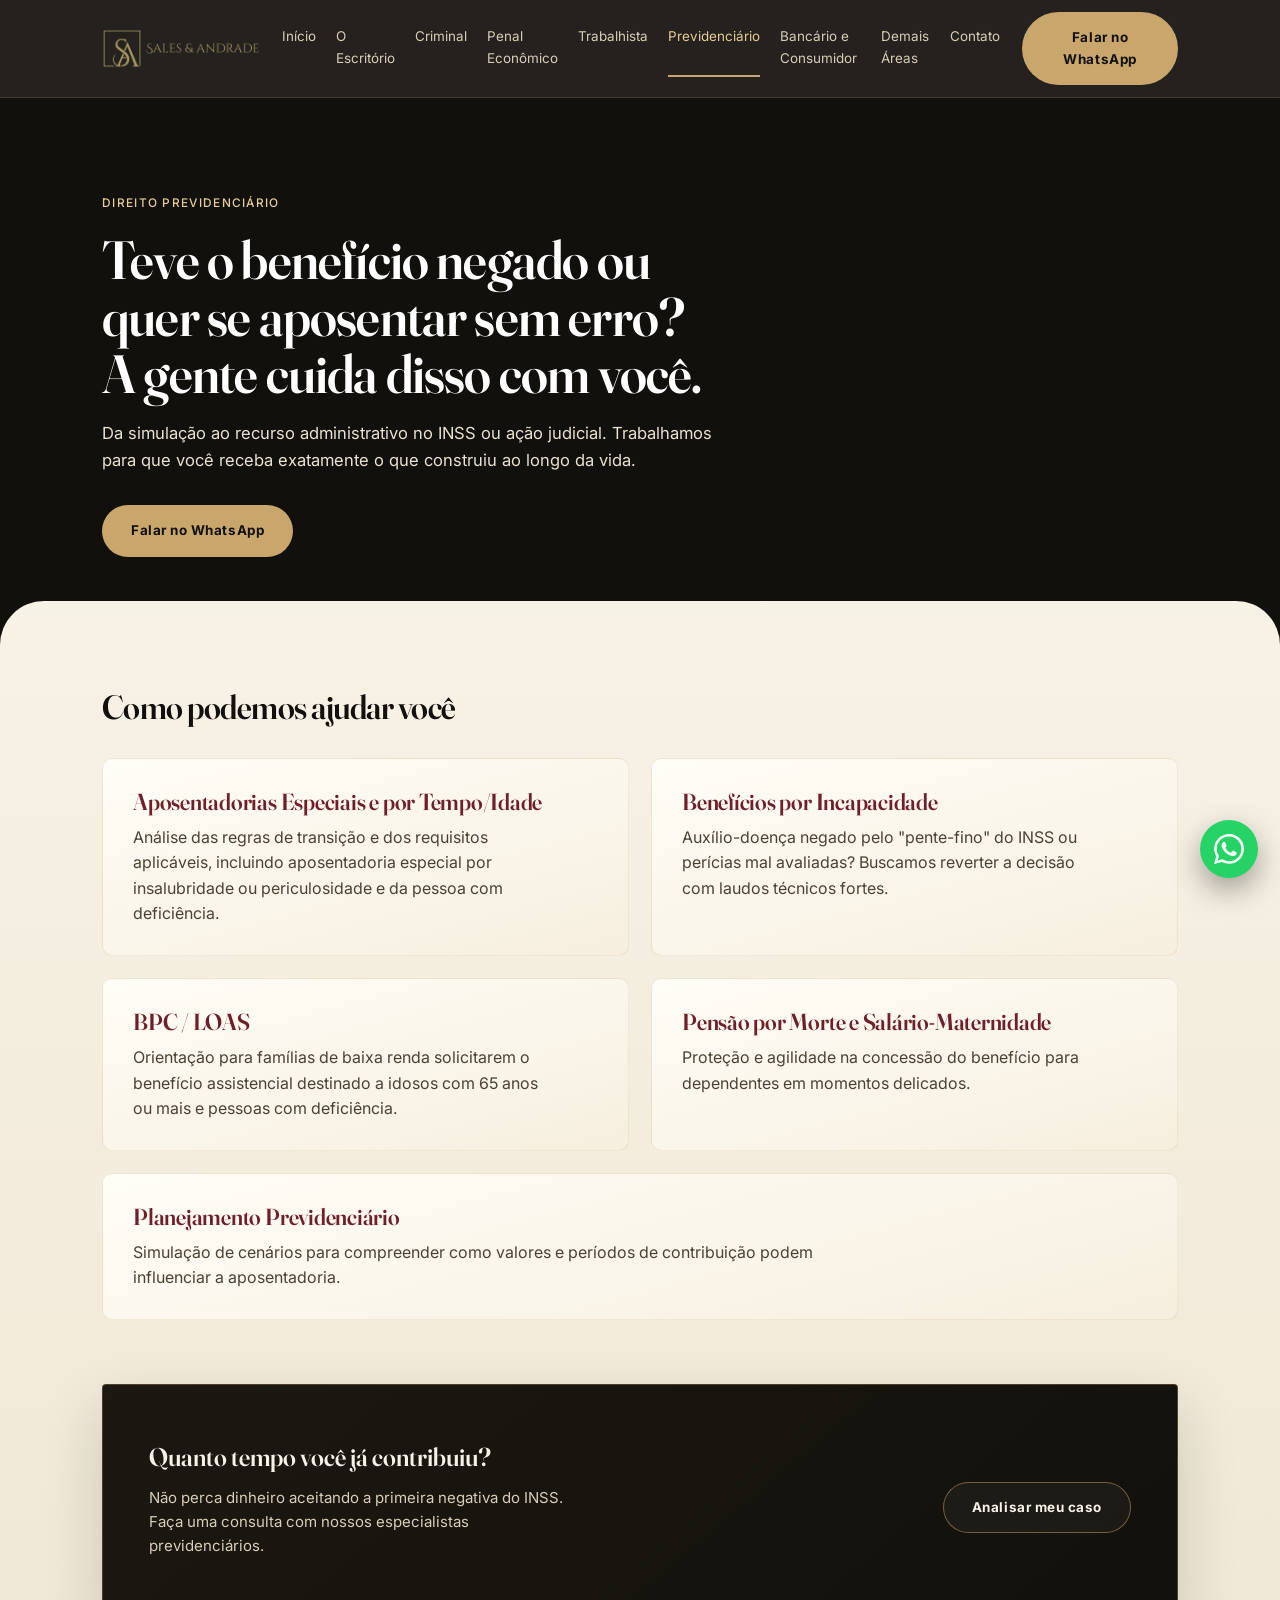
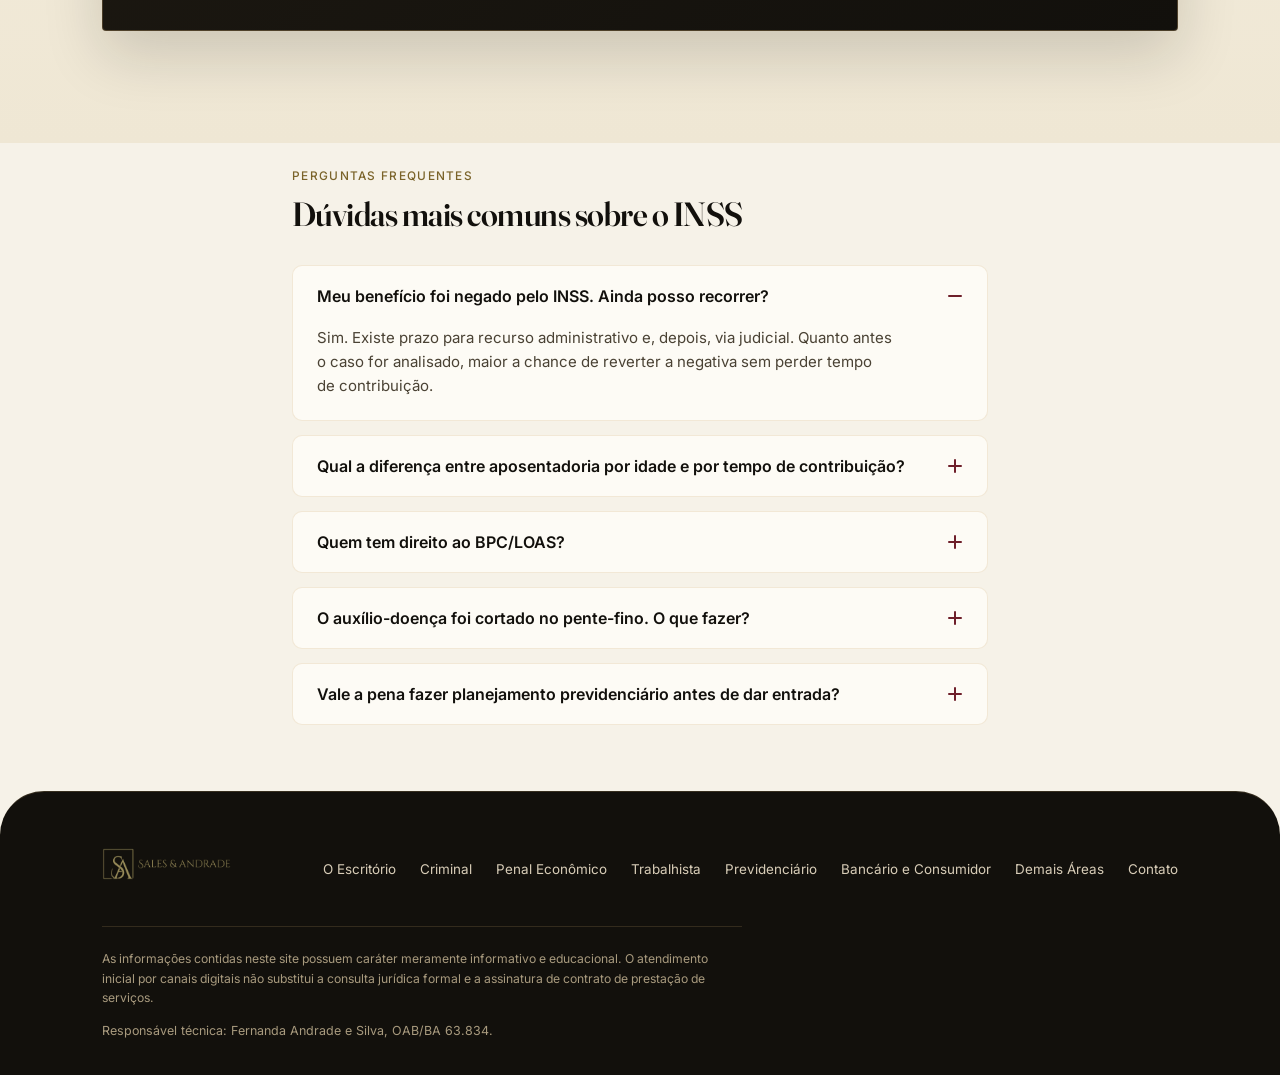
<file: previdenciario.html>
<!doctype html>
<html lang="pt-BR">
<head>
  <script>
  /* Marca que ha JavaScript, para o CSS poder esconder o que sera animado.
     Se o motion.js nao carregar (adblock, webview, rede), a marca e retirada
     e todo o conteudo volta a aparecer estatico. */
  document.documentElement.className += ' js';
  setTimeout(function () {
    if (!window.__motionOk) {
      document.documentElement.className =
        document.documentElement.className.replace(/\bjs\b/, '');
    }
  }, 2000);
  </script>
<meta charset="utf-8" />
<meta name="viewport" content="width=device-width, initial-scale=1" />
<title>Direito Previdenciário - Sales &amp; Andrade Advogados</title>
<meta name="description" content="Aposentadorias, benefícios por incapacidade, BPC/LOAS, pensão por morte e planejamento previdenciário. Recorra a negativas do INSS com quem entende do assunto." />
<meta name="theme-color" content="#12100c" />
<link rel="preconnect" href="https://fonts.googleapis.com" />
<link rel="preconnect" href="https://fonts.gstatic.com" crossorigin />
<link href="https://fonts.googleapis.com/css2?family=Fraunces:opsz,wght@9..144,500;9..144,600&amp;family=Inter:wght@400;500;600;700&amp;display=swap" rel="stylesheet" />
<link rel="icon" type="image/png" href="assets/favicon.png" />
<link rel="stylesheet" href="css/style.css?v=21" />

<link rel="canonical" href="https://saleseandradeadvogados.com.br/previdenciario.html" />
<meta property="og:type" content="website" />
<meta property="og:site_name" content="Sales &amp; Andrade Advogados" />
<meta property="og:locale" content="pt_BR" />
<meta property="og:url" content="https://saleseandradeadvogados.com.br/previdenciario.html" />
<meta property="og:title" content="Direito Previdenciário - Sales &amp; Andrade Advogados" />
<meta property="og:description" content="Aposentadorias, benefícios por incapacidade, BPC/LOAS, pensão por morte e planejamento previdenciário. Recorra a negativas do INSS com quem entende do assunto." />
<meta property="og:image" content="https://saleseandradeadvogados.com.br/assets/og-institucional.jpg" />
<meta property="og:image:width" content="1200" />
<meta property="og:image:height" content="630" />
<meta property="og:image:alt" content="Sales &amp; Andrade Advogados" />
<meta name="twitter:card" content="summary_large_image" />
</head>
<body>

<a class="skip-link" href="#main">Pular para o conteúdo</a>

<header class="site">
  <div class="wrap header-row">
    <a href="index.html"><img src="assets/logo-horizontal-350.png" alt="Sales &amp; Andrade Advogados" width="350" height="87" /></a>
    <nav class="main" id="main-nav" aria-label="Navegação principal">
      <a href="index.html">Início</a>
      <a href="o-escritorio.html">O Escritório</a>
      <a href="criminal.html">Criminal</a>
      <a href="penal-economico.html">Penal Econômico</a>
      <a href="direito-do-trabalho.html">Trabalhista</a>
      <a href="previdenciario.html" class="active" aria-current="page">Previdenciário</a>
      <a href="bancario-consumidor.html">Bancário e Consumidor</a>
      <a href="demais-areas.html">Demais Áreas</a>
      <a href="contato.html">Contato</a>
    </nav>
    <div class="header-actions">
      <button class="nav-toggle" aria-label="Abrir menu" aria-expanded="false" aria-controls="main-nav">
        <svg class="icon-open" viewBox="0 0 24 24" fill="none" stroke="currentColor" stroke-width="2"><path d="M3 6h18M3 12h18M3 18h18"/></svg>
        <svg class="icon-close" viewBox="0 0 24 24" fill="none" stroke="currentColor" stroke-width="2"><path d="M6 6l12 12M18 6L6 18"/></svg>
      </button>
      <a href="https://wa.me/5571982326171?text=Ol%C3%A1!%20Vim%20pelo%20site%20do%20Sales%20%26%20Andrade%20e%20gostaria%20de%20falar%20com%20um%20advogado." target="_blank" rel="noopener" class="btn btn-gold">Falar no WhatsApp</a>
    </div>
  </div>
</header>
<div class="nav-scrim"></div>

<main id="main">

<div class="hero-split">
  <div class="hero-split-inner hero-prev">
    <div class="wrap">
      <span class="eyebrow on-dark">Direito Previdenciário</span>
      <h1 class="serif" data-reveal>Teve o benefício negado ou quer se aposentar sem erro? A gente cuida disso com você.</h1>
      <p class="sub" data-reveal style="--reveal-delay:80ms">Da simulação ao recurso administrativo no INSS ou ação judicial. Trabalhamos para que você receba exatamente o que construiu ao longo da vida.</p>
      <div class="actions" data-reveal style="--reveal-delay:160ms">
        <a href="https://wa.me/5571982326171?text=Ol%C3%A1!%20Vim%20pelo%20site%20do%20Sales%20%26%20Andrade%20e%20gostaria%20de%20falar%20com%20um%20advogado." target="_blank" rel="noopener" class="btn btn-gold">Falar no WhatsApp</a>
      </div>
    </div>
  </div>
</div>

<section class="topics">
  <div class="wrap">
    <h2 class="serif section-title" data-reveal>Como podemos ajudar você</h2>
    <div class="topic-list">
      <div class="topic" data-reveal>
        <h3>Aposentadorias Especiais e por Tempo/Idade</h3>
        <p>Análise das regras de transição e dos requisitos aplicáveis, incluindo aposentadoria especial por insalubridade ou periculosidade e da pessoa com deficiência.</p>
      </div>
      <div class="topic" data-reveal>
        <h3>Benefícios por Incapacidade</h3>
        <p>Auxílio-doença negado pelo "pente-fino" do INSS ou perícias mal avaliadas? Buscamos reverter a decisão com laudos técnicos fortes.</p>
      </div>
      <div class="topic" data-reveal>
        <h3>BPC / LOAS</h3>
        <p>Orientação para famílias de baixa renda solicitarem o benefício assistencial destinado a idosos com 65 anos ou mais e pessoas com deficiência.</p>
      </div>
      <div class="topic" data-reveal>
        <h3>Pensão por Morte e Salário-Maternidade</h3>
        <p>Proteção e agilidade na concessão do benefício para dependentes em momentos delicados.</p>
      </div>
      <div class="topic" data-reveal>
        <h3>Planejamento Previdenciário</h3>
        <p>Simulação de cenários para compreender como valores e períodos de contribuição podem influenciar a aposentadoria.</p>
      </div>
    </div>

    <div class="convert-block" data-reveal>
      <div>
        <h3 class="serif">Quanto tempo você já contribuiu?</h3>
        <p>Não perca dinheiro aceitando a primeira negativa do INSS. Faça uma consulta com nossos especialistas previdenciários.</p>
      </div>
      <a href="contato.html" class="btn btn-line">Analisar meu caso</a>
    </div>
  </div>
</section>

<section class="faq">
  <div class="wrap narrow">
    <span class="eyebrow">Perguntas frequentes</span>
    <h2 class="serif section-title" data-reveal>Dúvidas mais comuns sobre o INSS</h2>
    <!-- [PENDENTE] o escritório confirma o conteúdo final destas perguntas antes de publicar -->

    <div class="faq-item is-open">
      <button class="faq-q" aria-expanded="true">
        Meu benefício foi negado pelo INSS. Ainda posso recorrer?
        <span class="faq-icon"></span>
      </button>
      <div class="faq-a"><div class="faq-a-inner"><p>Sim. Existe prazo para recurso administrativo e, depois, via judicial. Quanto antes o caso for analisado, maior a chance de reverter a negativa sem perder tempo de contribuição.</p></div></div>
    </div>
    <div class="faq-item">
      <button class="faq-q" aria-expanded="false">
        Qual a diferença entre aposentadoria por idade e por tempo de contribuição?
        <span class="faq-icon"></span>
      </button>
      <div class="faq-a"><div class="faq-a-inner"><p>Cada regra de transição usa critérios diferentes de idade, tempo de contribuição e pontuação. A análise do seu histórico no CNIS mostra qual regra tende a oferecer o maior valor de benefício.</p></div></div>
    </div>
    <div class="faq-item">
      <button class="faq-q" aria-expanded="false">
        Quem tem direito ao BPC/LOAS?
        <span class="faq-icon"></span>
      </button>
      <div class="faq-a"><div class="faq-a-inner"><p>Idosos a partir de 65 anos e pessoas com deficiência, sem necessidade de nunca ter contribuído ao INSS. O critério de renda da regra geral é de até 1/4 do salário mínimo por pessoa da família <span class="jur">Lei 8.742/1993, art. 20, §3º</span>, mas ser negado por renda não encerra o assunto: a própria lei prevê ampliação até 1/2 salário mínimo em situações de vulnerabilidade <span class="jur">art. 20, §11-A</span>, e o STF já decidiu que o critério fixo pode ser afastado diante da situação real da família <span class="jur">STF, RE 567.985, Tema 27</span>.</p></div></div>
    </div>
    <div class="faq-item">
      <button class="faq-q" aria-expanded="false">
        O auxílio-doença foi cortado no pente-fino. O que fazer?
        <span class="faq-icon"></span>
      </button>
      <div class="faq-a"><div class="faq-a-inner"><p>É possível contestar a decisão com laudos médicos atualizados e pedir reavaliação ou recurso, sem precisar esperar uma nova crise para regularizar o benefício.</p></div></div>
    </div>
    <div class="faq-item">
      <button class="faq-q" aria-expanded="false">
        Vale a pena fazer planejamento previdenciário antes de dar entrada?
        <span class="faq-icon"></span>
      </button>
      <div class="faq-a"><div class="faq-a-inner"><p>Em alguns casos, aguardar ou ajustar a forma de contribuição pode alterar o resultado. A decisão depende da análise do histórico previdenciário.</p></div></div>
    </div>
  </div>
</section>

</main>

<footer class="site">
  <div class="wrap">
    <div class="foot-top">
      <img src="assets/logo-horizontal-350.png" alt="Sales &amp; Andrade Advogados" width="350" height="87" />
      <div class="foot-links">
        <a href="o-escritorio.html">O Escritório</a>
        <a href="criminal.html">Criminal</a>
        <a href="penal-economico.html">Penal Econômico</a>
        <a href="direito-do-trabalho.html">Trabalhista</a>
        <a href="previdenciario.html">Previdenciário</a>
        <a href="bancario-consumidor.html">Bancário e Consumidor</a>
        <a href="demais-areas.html">Demais Áreas</a>
        <a href="contato.html">Contato</a>
      </div>
    </div>
    <p class="foot-fine">As informações contidas neste site possuem caráter meramente informativo e educacional. O atendimento inicial por canais digitais não substitui a consulta jurídica formal e a assinatura de contrato de prestação de serviços.</p>
    <p class="foot-oab">Responsável técnica: Fernanda Andrade e Silva, OAB/BA 63.834.</p>
  </div>
</footer>

<a class="wa-float" href="https://wa.me/5571982326171?text=Ol%C3%A1!%20Vim%20pelo%20site%20do%20Sales%20%26%20Andrade%20e%20gostaria%20de%20falar%20com%20um%20advogado." target="_blank" rel="noopener" aria-label="Falar no WhatsApp">
  <svg viewBox="0 0 24 24" fill="currentColor"><path d="M17.472 14.382c-.297-.149-1.758-.867-2.03-.967-.273-.099-.471-.148-.67.15-.197.297-.767.966-.94 1.164-.173.199-.347.223-.644.075-.297-.15-1.255-.463-2.39-1.475-.883-.788-1.48-1.761-1.653-2.059-.173-.297-.018-.458.13-.606.134-.133.297-.347.446-.52.149-.174.198-.298.298-.497.099-.198.05-.371-.025-.52-.075-.149-.669-1.612-.916-2.207-.242-.579-.487-.5-.669-.51-.173-.008-.371-.01-.57-.01-.198 0-.52.074-.792.372-.272.297-1.04 1.016-1.04 2.479 0 1.462 1.065 2.875 1.213 3.074.149.198 2.096 3.2 5.077 4.487.709.306 1.262.489 1.694.625.712.227 1.36.195 1.871.118.571-.085 1.758-.719 2.006-1.413.248-.694.248-1.289.173-1.413-.074-.124-.272-.198-.57-.347m-5.421 7.403h-.004a9.87 9.87 0 01-5.031-1.378l-.361-.214-3.741.982.998-3.648-.235-.374a9.86 9.86 0 01-1.51-5.26c.001-5.45 4.436-9.884 9.888-9.884 2.64 0 5.122 1.03 6.988 2.898a9.825 9.825 0 012.893 6.994c-.003 5.45-4.437 9.884-9.885 9.884m8.413-18.297A11.815 11.815 0 0012.05 0C5.495 0 .16 5.335.157 11.892c0 2.096.547 4.142 1.588 5.945L.057 24l6.305-1.654a11.882 11.882 0 005.683 1.448h.005c6.554 0 11.89-5.335 11.893-11.893a11.821 11.821 0 00-3.48-8.413"/></svg>
</a>

<script src="js/motion.js?v=21"></script>
</body>
</html>
</file>
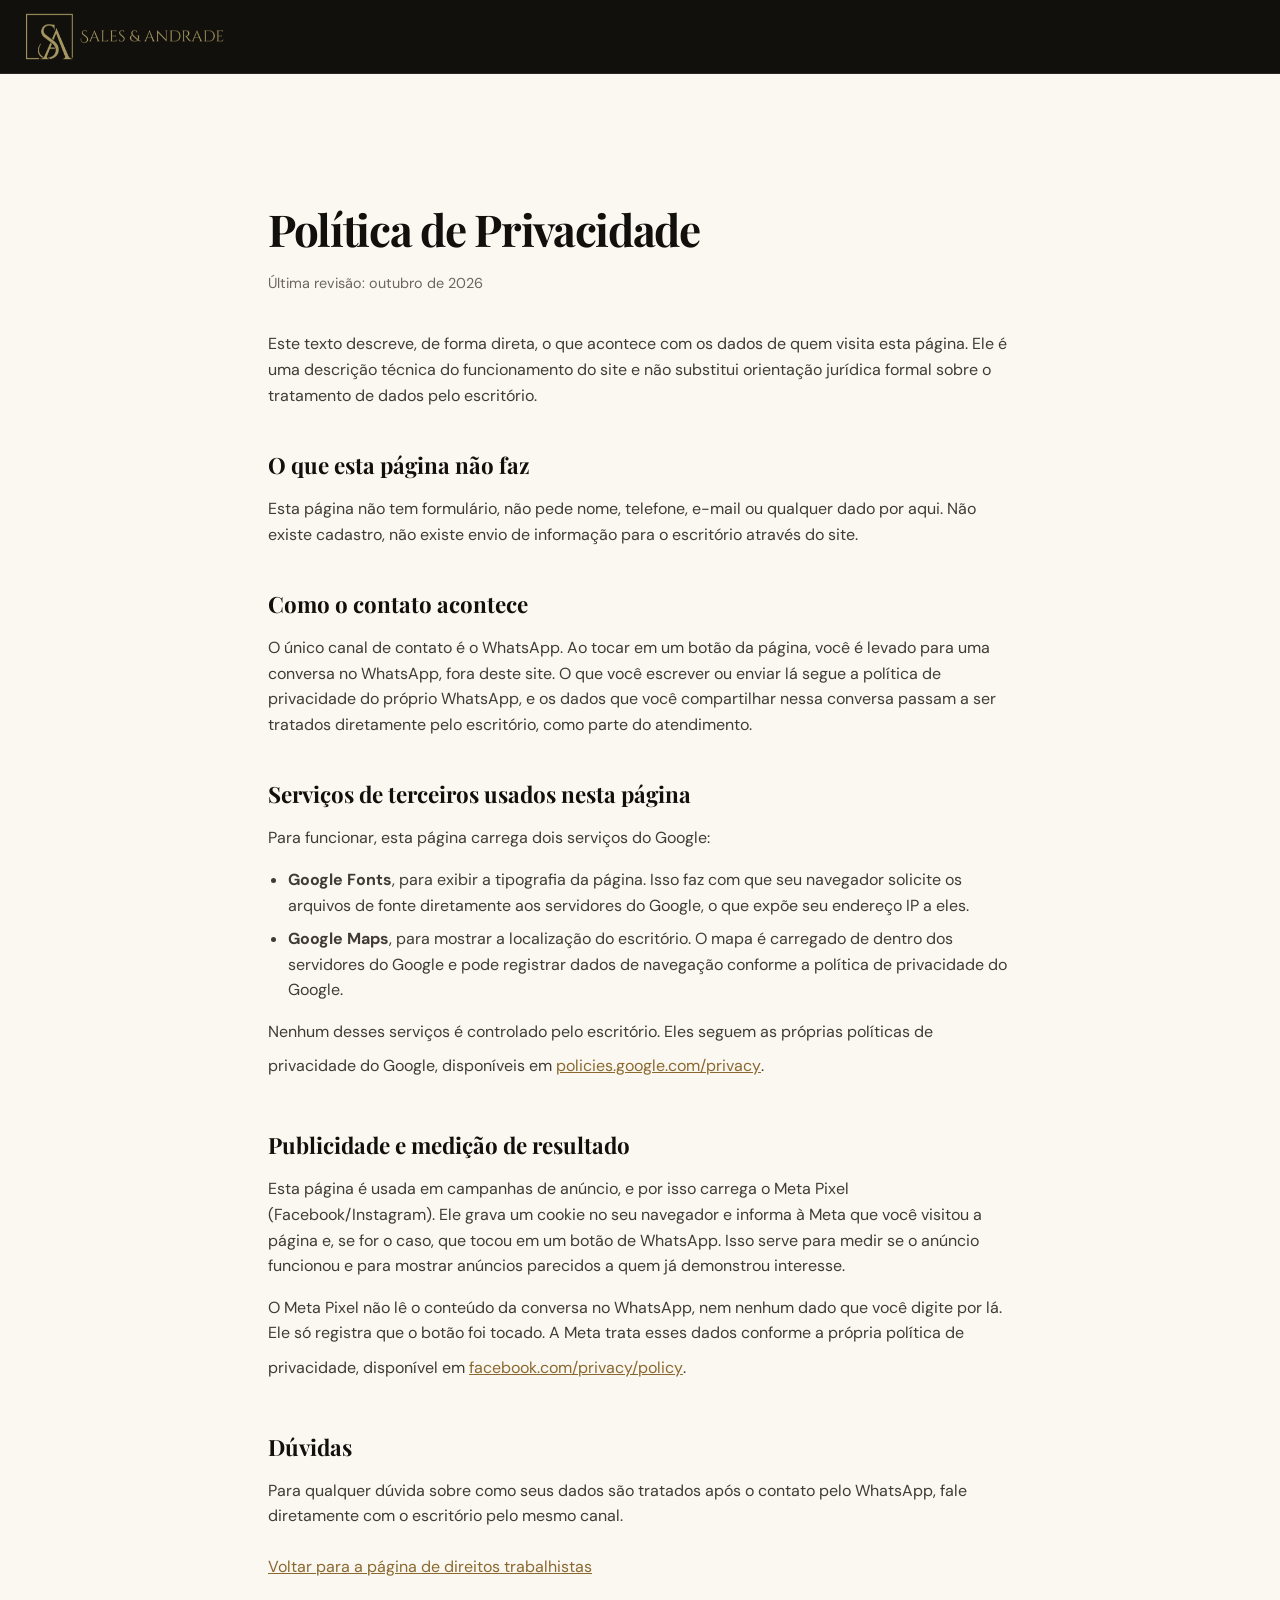
<file: trabalhista/privacidade.html>
<!doctype html>
<html lang="pt-BR">
<head>
  <meta charset="utf-8" />
  <meta name="viewport" content="width=device-width, initial-scale=1" />
  <title>Política de Privacidade | Sales &amp; Andrade Advogados</title>
  <meta name="description" content="Como esta página trata os dados de quem a visita." />
  <meta name="robots" content="noindex, follow" />
  <meta name="theme-color" content="#12100c" />
  <link rel="preconnect" href="https://fonts.googleapis.com" />
  <link rel="preconnect" href="https://fonts.gstatic.com" crossorigin />
  <link href="https://fonts.googleapis.com/css2?family=DM+Sans:wght@400;500;600;700&amp;family=Playfair+Display:wght@600;700&amp;display=swap" rel="stylesheet" />
  <link rel="icon" type="image/png" href="assets/favicon.png" />
  <link rel="stylesheet" href="css/lp-trabalhista.css?v=42" />
  <style>
    .policy-shell {
      max-width: 72ch;
      margin: 0 auto;
      padding: clamp(80px, 10vw, 120px) 24px clamp(60px, 8vw, 90px);
    }
    .policy-shell h1 {
      margin-bottom: 8px;
      font-family: "Playfair Display", Georgia, serif;
      font-size: clamp(2rem, 4vw, 2.75rem);
      letter-spacing: -.03em;
    }
    .policy-shell .policy-updated {
      margin-bottom: 36px;
      color: var(--muted);
      font-size: .9rem;
    }
    .policy-shell h2 {
      margin-top: 40px;
      margin-bottom: 12px;
      font-family: "Playfair Display", Georgia, serif;
      font-size: 1.4rem;
    }
    .policy-shell p,
    .policy-shell li {
      color: #403b33;
      font-size: 1rem;
      line-height: 1.6;
    }
    .policy-shell ul {
      padding-left: 20px;
      display: grid;
      gap: 8px;
    }
    .policy-shell a {
      color: var(--gold-dark);
    }
  </style>

<link rel="canonical" href="https://saleseandradeadvogados.com.br/trabalhista/privacidade.html" />
<meta property="og:type" content="website" />
<meta property="og:site_name" content="Sales &amp; Andrade Advogados" />
<meta property="og:locale" content="pt_BR" />
<meta property="og:url" content="https://saleseandradeadvogados.com.br/trabalhista/privacidade.html" />
<meta property="og:title" content="Política de Privacidade | Sales &amp; Andrade Advogados" />
<meta property="og:description" content="Como esta página trata os dados de quem a visita." />
<meta property="og:image" content="https://saleseandradeadvogados.com.br/trabalhista/assets/og-trabalhista.jpg" />
<meta property="og:image:width" content="1200" />
<meta property="og:image:height" content="630" />
<meta property="og:image:alt" content="Sales &amp; Andrade Advogados" />
<meta name="twitter:card" content="summary_large_image" />
</head>
<body class="lp-trabalhista">
  <header class="lp-header">
    <a class="lp-logo" href="./" aria-label="Voltar para a página de direitos trabalhistas">
      <img src="assets/logo-horizontal-350.png" alt="Sales &amp; Andrade Advogados" width="350" height="87" />
    </a>
  </header>

  <main class="policy-shell">
    <h1>Política de Privacidade</h1>
    <p class="policy-updated">Última revisão: outubro de 2026</p>

    <p>Este texto descreve, de forma direta, o que acontece com os dados de quem visita esta página. Ele é uma descrição técnica do funcionamento do site e não substitui orientação jurídica formal sobre o tratamento de dados pelo escritório.</p>

    <h2>O que esta página não faz</h2>
    <p>Esta página não tem formulário, não pede nome, telefone, e-mail ou qualquer dado por aqui. Não existe cadastro, não existe envio de informação para o escritório através do site.</p>

    <h2>Como o contato acontece</h2>
    <p>O único canal de contato é o WhatsApp. Ao tocar em um botão da página, você é levado para uma conversa no WhatsApp, fora deste site. O que você escrever ou enviar lá segue a política de privacidade do próprio WhatsApp, e os dados que você compartilhar nessa conversa passam a ser tratados diretamente pelo escritório, como parte do atendimento.</p>

    <h2>Serviços de terceiros usados nesta página</h2>
    <p>Para funcionar, esta página carrega dois serviços do Google:</p>
    <ul>
      <li><strong>Google Fonts</strong>, para exibir a tipografia da página. Isso faz com que seu navegador solicite os arquivos de fonte diretamente aos servidores do Google, o que expõe seu endereço IP a eles.</li>
      <li><strong>Google Maps</strong>, para mostrar a localização do escritório. O mapa é carregado de dentro dos servidores do Google e pode registrar dados de navegação conforme a política de privacidade do Google.</li>
    </ul>
    <p>Nenhum desses serviços é controlado pelo escritório. Eles seguem as próprias políticas de privacidade do Google, disponíveis em <a href="https://policies.google.com/privacy" target="_blank" rel="noopener">policies.google.com/privacy</a>.</p>

    <h2>Publicidade e medição de resultado</h2>
    <p>Esta página é usada em campanhas de anúncio, e por isso carrega o Meta Pixel (Facebook/Instagram). Ele grava um cookie no seu navegador e informa à Meta que você visitou a página e, se for o caso, que tocou em um botão de WhatsApp. Isso serve para medir se o anúncio funcionou e para mostrar anúncios parecidos a quem já demonstrou interesse.</p>
    <p>O Meta Pixel não lê o conteúdo da conversa no WhatsApp, nem nenhum dado que você digite por lá. Ele só registra que o botão foi tocado. A Meta trata esses dados conforme a própria política de privacidade, disponível em <a href="https://www.facebook.com/privacy/policy/" target="_blank" rel="noopener">facebook.com/privacy/policy</a>.</p>

    <h2>Dúvidas</h2>
    <p>Para qualquer dúvida sobre como seus dados são tratados após o contato pelo WhatsApp, fale diretamente com o escritório pelo mesmo canal.</p>

    <p><a href="./">Voltar para a página de direitos trabalhistas</a></p>
  </main>
</body>
</html>
</file>
<file: css/style.css>
:root{
  --ink:#12100c;
  --ink-soft:#1c1811;
  --gold:#c9a66b;
  --gold-bright:#e6cd97;
  --gold-deep:#a3894f;
  --ivory:#f6f2e8;
  --ivory-soft:#ece4d2;
  --card:#fdfbf5;
  --wine:#6e1f2a;
  --wine-bright:#8a2934;
  --line: rgba(201,166,107,0.28);
  --line-soft: rgba(18,16,12,0.10);
  --ease: cubic-bezier(.22,.8,.32,1);
  --radius:18px;
  --radius-sm:12px;
  --shadow-1: 0 6px 24px rgba(18,16,12,0.07);
  --shadow-2: 0 24px 60px rgba(18,16,12,0.16);
  --shadow-dark: 0 24px 60px rgba(0,0,0,0.45);

  /* Tipografia. Antes eram Playfair Display, que e a serifada mais
     usada em site gerado de advocacia, e a fonte padrao do aparelho
     para TODO o corpo de texto, que e a decisao tipografica de quem
     nao tomou nenhuma. Fraunces tem eixo optico: titulo grande e
     titulo pequeno parecem desenhados, nao escalados. */
  --font-display:"Fraunces",Georgia,"Iowan Old Style",serif;
  --font-text:"Inter",-apple-system,"Segoe UI",Helvetica,Arial,sans-serif;
}

/* Identidade preta e dourada tirada do logo real do escritório. */

*{box-sizing:border-box;}
html{scroll-behavior:smooth;}
html,body{margin:0;padding:0;}
body{
  background:var(--ivory);
  color:var(--ink);
  font-family:var(--font-text);
  -webkit-font-smoothing:antialiased;
  line-height:1.6;
}
img,svg{max-width:100%;display:block;}
a{color:inherit;text-decoration:none;}
:focus-visible{outline:2px solid var(--gold);outline-offset:2px;}

.skip-link{
  position:absolute;left:-999px;top:0;z-index:100;
  background:var(--gold);color:var(--ink);padding:12px 18px;font-size:0.86rem;font-weight:600;border-radius:0 0 12px 0;
}
.skip-link:focus{left:0;top:0;}

.serif{font-family:var(--font-display);text-wrap:balance;}
.eyebrow{font-size:0.72rem;letter-spacing:0.16em;text-transform:uppercase;color:var(--gold-deep);font-weight:700;}
.eyebrow.on-dark{color:var(--gold-bright);}
.eyebrow.on-ivory{color:#7a6329;}

.wrap{max-width:1140px;margin:0 auto;padding:0 32px;}
.wrap.narrow{max-width:760px;}

.section-title{font-size:2rem;font-weight:600;margin:0 0 40px;}
.section-title.lg{font-size:2.5rem;max-width:660px;}

/* ---------- header ---------- */
header.site{
  background:rgba(18,16,12,0.92);
  backdrop-filter:blur(12px);
  -webkit-backdrop-filter:blur(12px);
  border-bottom:1px solid rgba(201,166,107,0.18);
  position:sticky;top:0;z-index:50;
  transition:box-shadow .25s ease;
}
header.site.is-scrolled{box-shadow:0 10px 30px rgba(0,0,0,0.4);}
.header-row{display:flex;align-items:center;justify-content:space-between;gap:22px;padding:12px 32px;min-height:72px;}
.header-row img{height:48px;width:auto;object-fit:contain;}
.header-actions{display:flex;align-items:center;gap:14px;}
nav.main{display:flex;gap:20px;flex-wrap:nowrap;}
nav.main a{font-size:0.84rem;color:#d8cdb8;padding:6px 0;border-bottom:2px solid transparent;transition:border-color .15s ease, color .15s ease;}
nav.main a.active{color:var(--gold-bright);border-color:var(--gold);}
nav.main a:hover,nav.main a:focus-visible{color:var(--gold-bright);}

.nav-toggle{
  display:none;
  width:42px;height:42px;
  border:1px solid var(--line);border-radius:12px;
  background:transparent;padding:0;
  align-items:center;justify-content:center;cursor:pointer;color:var(--ivory);
}
.nav-toggle svg{width:20px;height:20px;}
.nav-toggle .icon-close{display:none;}
.nav-toggle[aria-expanded="true"] .icon-open{display:none;}
.nav-toggle[aria-expanded="true"] .icon-close{display:block;}

@media (max-width:1100px){
  .header-row{position:relative;justify-content:flex-end;padding:10px 22px;min-height:64px;}
  .header-row>a:first-child{
    position:absolute;left:50%;top:50%;z-index:1;
    transform:translate(-50%,-50%);line-height:0;
  }
  .header-row img{height:44px;max-width:calc(100vw - 140px);}
  .header-actions{position:relative;z-index:45;margin-left:auto;}
  .header-actions>.btn{display:none;}
  nav.main{
    position:fixed;inset:0 0 0 auto;top:0;
    width:min(330px,86vw);height:100vh;height:100dvh;
    background:var(--ink);
    border-left:1px solid var(--line);
    flex-direction:column;gap:2px;
    padding:82px 30px max(30px,env(safe-area-inset-bottom));
    transform:translateX(100%);
    transition:transform .32s var(--ease);
    z-index:40;
    visibility:hidden;pointer-events:none;
    overflow-y:auto;overscroll-behavior:contain;
  }
  nav.main.is-open{transform:translateX(0);visibility:visible;pointer-events:auto;}
  nav.main a{font-size:1.02rem;padding:14px 0;}
  .nav-toggle{display:flex;}
  .nav-scrim{display:block;position:fixed;inset:0;background:rgba(0,0,0,0.55);z-index:35;opacity:0;visibility:hidden;pointer-events:none;transition:opacity .24s ease,visibility .24s ease;}
  .nav-scrim.is-open{opacity:1;visibility:visible;pointer-events:auto;}
}

/* ---------- buttons (pill) ---------- */
.btn{
  display:inline-flex;align-items:center;gap:9px;
  padding:14px 28px;font-size:0.84rem;letter-spacing:0.04em;
  border-radius:999px;font-weight:700;white-space:normal;text-align:center;max-width:100%;cursor:pointer;
  border:1px solid transparent;
  transition:background-color .18s ease, border-color .18s ease, color .18s ease, transform .18s ease, box-shadow .18s ease;
}
.btn:hover{transform:translateY(-2px);box-shadow:0 10px 26px rgba(0,0,0,0.25);}
.btn:active{transform:translateY(0);}
.btn-gold{background:var(--gold);color:var(--ink);}
.btn-gold:hover,.btn-gold:focus-visible{background:var(--gold-bright);}
.btn-line{background:rgba(255,255,255,0.04);border-color:rgba(201,166,107,0.5);color:var(--ivory);}
.btn-line:hover,.btn-line:focus-visible{border-color:var(--gold);color:var(--gold-bright);}
.btn-wine{background:var(--wine);color:#fff;}
.btn-wine:hover,.btn-wine:focus-visible{background:var(--wine-bright);}

/* ---------- WhatsApp float ---------- */
.wa-float{
  position:fixed;right:22px;bottom:22px;z-index:60;
  width:58px;height:58px;border-radius:50%;
  background:#25D366;color:#fff;
  display:flex;align-items:center;justify-content:center;
  box-shadow:0 12px 30px rgba(0,0,0,0.35);
  transition:transform .2s ease, box-shadow .2s ease, opacity .2s ease, visibility .2s ease;
}
.wa-float:hover{transform:scale(1.08);box-shadow:0 16px 38px rgba(0,0,0,0.4);}
.wa-float svg{width:30px;height:30px;}
.nav-open .wa-float{opacity:0;visibility:hidden;pointer-events:none;transform:translateY(8px);}

/* ---------- hero: home (foto em tela cheia + card de vidro) ---------- */
.hero-home{
  position:relative;
  min-height:88vh;
  display:flex;align-items:center;
  background:var(--ink);
  padding:120px 0 150px;
  overflow:hidden;
}
.hero-grid{
  display:grid;grid-template-columns:1.15fr 0.85fr;gap:56px;align-items:center;
}
.hero-home .eyebrow{display:block;margin-bottom:22px;}
.hero-home h1{font-size:clamp(2.7rem,5.2vw,4.3rem);line-height:1.06;margin:0 0 22px;color:#fff;font-weight:600;}
.hero-home h1 em{font-style:normal;color:var(--gold-bright);}
.hero-home p.sub{max-width:520px;margin:0 0 40px;color:#e9e2d2;font-size:1.06rem;}
.hero-home .actions{display:flex;gap:16px;flex-wrap:wrap;}

.glass-card{
  background:rgba(24,21,16,0.55);
  backdrop-filter:blur(14px);
  -webkit-backdrop-filter:blur(14px);
  border:1px solid rgba(201,166,107,0.35);
  border-radius:var(--radius);
  padding:36px 34px;
  box-shadow:var(--shadow-dark);
}
.glass-card .quote{
  font-family:var(--font-display);
  font-size:1.7rem;line-height:1.22;color:#fff;font-weight:600;margin:0 0 16px;
  text-wrap:balance;
}
.glass-card .quote em{font-style:normal;color:var(--gold-bright);}
.glass-card p.ctx{color:#d8cdb8;font-size:0.9rem;margin:0 0 22px;}
.glass-card ul{list-style:none;margin:0;padding:0;display:flex;flex-direction:column;gap:12px;}
.glass-card li{display:flex;align-items:center;gap:10px;font-size:0.88rem;color:#e9e2d2;}
.glass-card li svg{width:15px;height:15px;color:var(--gold);flex-shrink:0;}

@media (max-width:900px){
  .hero-grid{grid-template-columns:1fr;gap:40px;}
  .hero-home{min-height:auto;padding:80px 0;}
}

@media (max-width:700px){
  .wrap{padding-left:22px;padding-right:22px;}
  .header-row{padding-left:20px;padding-right:20px;}
  .hero-home{padding:56px 0 92px;background-position:center 40%;}
  .hero-grid{gap:28px;}
  .hero-home h1{font-size:clamp(2.15rem,10.5vw,3rem);line-height:1.08;margin-bottom:18px;}
  .hero-home p.sub{font-size:1rem;margin-bottom:28px;}
  .hero-home .actions{gap:10px;}
  .glass-card{padding:28px 24px;}
  .glass-card .quote{font-size:1.5rem;}
  .wa-float{right:16px;bottom:max(16px,env(safe-area-inset-bottom));width:54px;height:54px;}
  .contact-page{background-attachment:scroll;}
}

.pillar,.step{position:relative;overflow:hidden;}

/* ---------- seções em camadas: cada banda sobrepõe a anterior ---------- */
.band-ivory,.band-dark,.band-steps,section.topics,.split,section.story,.areas,footer.site{
  position:relative;
  border-radius:clamp(28px,5vw,44px) clamp(28px,5vw,44px) 0 0;
  margin-top:-44px;
}
.band-ivory{z-index:2;}
.band-dark{z-index:3;}
.band-steps{z-index:4;}
section.topics,.split,section.story,.areas{z-index:2;}
footer.site{z-index:5;}

/* ---------- diferenciais (home) ---------- */
.band-ivory{
  background:linear-gradient(180deg, #faf5ea 0%, #f1eada 100%);
  padding:96px 0 124px;
  overflow:hidden;
}
.band-ivory .wrap,.band-steps .wrap{position:relative;}

/* ---------- estados "aceso" — os cards acendem sozinhos em sequência ---------- */
.pillar,.step{
  transition:transform .55s var(--ease), border-color .55s ease, box-shadow .55s ease;
}
.pillar .mark{transition:background-color .55s ease, color .55s ease, transform .55s ease;}
.step .num{transition:color .55s ease;}

.pillar.is-lit{
  transform:translateY(-7px);
  box-shadow:0 0 0 1px rgba(201,166,107,0.55), 0 26px 60px rgba(18,16,12,0.18);
}
.pillar.is-lit .mark{background:var(--wine);color:#fdfbf5;transform:scale(1.08);}

.step.is-lit{
  transform:translateY(-7px);
  box-shadow:0 0 0 1px rgba(201,166,107,0.5), 0 24px 55px rgba(18,16,12,0.16);
}
.step.is-lit .num{color:rgba(201,166,107,0.5);}
.pillars{display:grid;grid-template-columns:repeat(3,1fr);gap:24px;}
.pillar{
  background:var(--card);
  border-radius:var(--radius);
  padding:36px 32px;
  box-shadow:var(--shadow-1);
  transition:transform .2s ease, box-shadow .2s ease;
}
.pillar:hover{transform:translateY(-5px);box-shadow:var(--shadow-2);}
.pillar .mark{
  width:52px;height:52px;border-radius:14px;
  background:rgba(110,31,42,0.08);
  display:flex;align-items:center;justify-content:center;
  margin-bottom:22px;color:var(--wine);
}
.pillar .mark svg{width:26px;height:26px;}
.pillar h3{font-family:var(--font-display);font-size:1.45rem;line-height:1.15;margin:0 0 10px;font-weight:600;}
.pillar p{margin:0;font-size:0.94rem;color:#4a4234;}

@media (max-width:860px){
  .pillars{grid-template-columns:1fr;}
}

/* ---------- áreas de atuação com foto (home) ---------- */
.band-dark{
  background:linear-gradient(180deg, var(--ink) 0%, #191510 100%);
  padding:96px 0 140px;
  overflow:hidden;
}
.band-dark .wrap{position:relative;}
.band-dark .head{display:flex;align-items:flex-end;justify-content:space-between;gap:24px;margin-bottom:52px;flex-wrap:wrap;}
.area-secondary{
  background:rgba(201,166,107,0.05);
  border:1px dashed rgba(201,166,107,0.4);
  border-radius:var(--radius);
  padding:24px 30px;
  display:flex;align-items:center;justify-content:space-between;gap:20px;flex-wrap:wrap;
}
.area-secondary h3{font-size:1rem;margin:0 0 4px;color:#e9e2d2;font-weight:600;}
.area-secondary p{margin:0;font-size:0.88rem;color:#b7a988;}
.area-secondary a{font-size:0.82rem;color:var(--gold);white-space:nowrap;font-weight:600;}
.area-secondary a:hover{color:var(--gold-bright);}

@media (max-width:900px){
}

/* ---------- processo: como conduzimos (home) ---------- */
.band-steps{background:var(--ivory);padding:96px 0 72px;}
.band-steps .head{display:flex;align-items:flex-end;justify-content:space-between;gap:24px;margin-bottom:52px;flex-wrap:wrap;}
.steps{display:grid;grid-template-columns:repeat(4,1fr);gap:22px;}
.step{
  position:relative;overflow:hidden;
  background:var(--card);
  border-radius:var(--radius);
  padding:32px 28px 28px;
  box-shadow:var(--shadow-1);
  transition:transform .2s ease, box-shadow .2s ease;
}
.step:hover{transform:translateY(-5px);box-shadow:var(--shadow-2);}
.step .num{
  position:absolute;top:-18px;right:2px;
  font-family:var(--font-display);
  font-size:6.4rem;line-height:1;font-weight:600;
  color:rgba(201,166,107,0.16);
  pointer-events:none;
}
.step h3{font-family:var(--font-display);font-size:1.4rem;line-height:1.12;margin:0 0 10px;font-weight:600;position:relative;}
.step p{margin:0;font-size:0.9rem;color:#4a4234;position:relative;}

@media (max-width:900px){
  .steps{grid-template-columns:1fr 1fr;}
}
@media (max-width:560px){
  .steps{grid-template-columns:1fr;}
}

/* ---------- banner de conversão com foto (home) ---------- */
.band-cta{padding:0 0 96px;background:var(--ivory);}
.cta-banner{
  position:relative;overflow:hidden;
  border-radius:24px;
  background:linear-gradient(95deg, #5a1620 0%, #6e1f2a 58%, #7d2733 100%);
  padding:72px 64px;
  box-shadow:var(--shadow-2);
}
.cta-banner h2{font-size:clamp(1.8rem,3.4vw,2.6rem);margin:0 0 12px;color:#fff;font-weight:600;max-width:560px;}
.cta-banner p{margin:0 0 30px;color:#f3ddd9;font-size:0.98rem;max-width:480px;}

@media (max-width:700px){
  .cta-banner{padding:48px 30px;}
}

/* ---------- hero: páginas internas ---------- */
.hero-split{background:var(--ink);padding:0;}
.hero-split-inner{
  background:
    linear-gradient(100deg, rgba(18,16,12,0.95) 0%, rgba(18,16,12,0.82) 55%, rgba(18,16,12,0.55) 100%),
    var(--ink);
  background-size:cover;
  background-position:center 35%;
  background-repeat:no-repeat;
  padding:96px 0 88px;
}
.hero-split h1{font-size:clamp(2.3rem,4.2vw,3.4rem);line-height:1.1;color:#fff;margin:16px 0 18px;max-width:800px;font-weight:600;}
.hero-split p.sub{max-width:620px;color:#e9e2d2;font-size:1.04rem;margin:0 0 32px;}
.hero-split .actions{display:flex;gap:14px;flex-wrap:wrap;}
.urgency-strip{
  display:inline-flex;align-items:center;gap:10px;
  background:rgba(110,31,42,0.5);border:1px solid var(--wine-bright);
  border-radius:999px;color:#f7e3e0;
  font-size:0.8rem;padding:9px 18px;margin-bottom:22px;
}
.urgency-strip svg{width:14px;height:14px;flex-shrink:0;}

/* ---------- hero: institucional ---------- */
.hero-solid{background:var(--ink);padding:88px 0 80px;}
.hero-solid .wrap{max-width:800px;}
.hero-solid h1{font-size:clamp(2.3rem,4.2vw,3.3rem);line-height:1.1;color:#fff;margin:16px 0 18px;font-weight:600;}
.hero-solid p.sub{color:#e9e2d2;font-size:1.04rem;margin:0;}
.hero-solid.with-photo{
  background:
    linear-gradient(180deg, rgba(18,16,12,0.78) 0%, rgba(18,16,12,0.9) 100%),
    url('../assets/escritorio-hero.webp') center 35%/cover no-repeat;
  padding:110px 0 96px;
}

/* ---------- listas de temas (páginas de área) ---------- */
section.topics{background:var(--ivory);padding:88px 0 48px;}
.topic-list{display:grid;grid-template-columns:1fr 1fr;gap:22px;}
.topic{
  background:var(--card);
  border-radius:var(--radius);
  padding:30px 30px 28px;
  box-shadow:var(--shadow-1);
  transition:transform .2s ease, box-shadow .2s ease;
}
.topic:hover{transform:translateY(-4px);box-shadow:var(--shadow-2);}
.topic h3{font-family:var(--font-display);margin:0 0 10px;font-size:1.45rem;line-height:1.12;color:var(--wine);font-weight:600;}
.topic p{margin:0;font-size:0.94rem;color:#4a4234;}

@media (max-width:820px){
  .topic-list{grid-template-columns:1fr;}
}

/* ---------- bloco de conversão (páginas internas) ---------- */
.convert-block{
  position:relative;overflow:hidden;
  background:linear-gradient(140deg, var(--ink-soft), var(--ink));
  border:1px solid rgba(201,166,107,0.3);
  border-radius:24px;
  color:var(--ivory);
  padding:52px 46px;margin:64px 0;
  display:flex;align-items:center;justify-content:space-between;gap:32px;flex-wrap:wrap;
  box-shadow:var(--shadow-2);
}
.convert-block.wine{
  background:linear-gradient(95deg, #5a1620 0%, #6e1f2a 60%, #7d2733 100%);
  border:none;
}
.convert-block.centered{justify-content:center;text-align:center;flex-direction:column;}
.convert-block h3{margin:0 0 8px;font-size:1.6rem;font-weight:600;}
.convert-block p{margin:0 0 20px;color:#d8cdb8;font-size:0.94rem;max-width:46ch;}
.convert-block.wine p{color:#f3ddd9;}

/* ---------- FAQ (cards arredondados) ---------- */
section.faq{padding:24px 0 96px;}
/* --gold-deep (#a3894f) sobre o marfim da secao da 3,01, abaixo do minimo
   de 4,5. Aqui usa o tom escuro que o projeto ja tem em .eyebrow.on-ivory,
   que mede 5,15. Escopo na secao de proposito: o mesmo --gold-deep passa
   em demais-areas.html (5,65), onde o fundo e outro. */
section.faq .eyebrow{display:block;margin-bottom:10px;color:#7a6329;}
section.faq .note{font-size:0.84rem;color:#6b6148;margin:0 0 32px;}
.faq-item{
  background:var(--card);
  border-radius:var(--radius-sm);
  box-shadow:var(--shadow-1);
  margin-bottom:14px;
  overflow:hidden;
  transition:box-shadow .2s ease;
}
.faq-item:hover{box-shadow:var(--shadow-2);}
.faq-q{
  width:100%;text-align:left;background:none;border:0;cursor:pointer;
  padding:20px 24px;font-size:1rem;font-weight:600;font-family:inherit;color:var(--ink);
  display:flex;justify-content:space-between;align-items:center;gap:16px;
}
.faq-icon{position:relative;width:16px;height:16px;flex-shrink:0;}
.faq-icon::before,.faq-icon::after{
  content:"";position:absolute;background:var(--wine);
  top:50%;left:50%;transform:translate(-50%,-50%);border-radius:2px;
}
.faq-icon::before{width:14px;height:2px;}
.faq-icon::after{width:2px;height:14px;transition:transform .25s var(--ease);}
.faq-q[aria-expanded="true"] .faq-icon::after{transform:translate(-50%,-50%) rotate(90deg) scaleY(0);}
.faq-a{display:grid;grid-template-rows:0fr;transition:grid-template-rows .3s var(--ease);}
.faq-a-inner{overflow:hidden;}
.faq-a-inner p{margin:0;padding:0 24px 22px;font-size:0.94rem;color:#4a4234;max-width:70ch;}
.faq-item.is-open .faq-a{grid-template-rows:1fr;}

/* ---------- trabalhista: split ---------- */
.split{background:var(--ivory);padding:88px 0;}
.split-head{margin-bottom:44px;max-width:640px;}
.split-grid{display:grid;grid-template-columns:1fr 1fr;gap:24px;}
.split-col{
  position:relative;overflow:hidden;
  background:var(--card);
  border-radius:var(--radius);
  padding:38px 36px;
  box-shadow:var(--shadow-1);
  transition:transform .2s ease, box-shadow .2s ease;
}
.split-col:hover{transform:translateY(-5px);box-shadow:var(--shadow-2);}
.split-col.dark{background:linear-gradient(160deg, var(--ink-soft), var(--ink));color:var(--ivory);border:1px solid rgba(201,166,107,0.25);}
.split-col .icon-watermark{
  position:absolute;right:-18px;bottom:-18px;width:150px;height:150px;
  color:var(--wine);opacity:0.07;pointer-events:none;
}
.split-col.dark .icon-watermark{color:var(--gold);opacity:0.1;}
.split-col .content{position:relative;}
.split-col .tag{font-size:0.7rem;letter-spacing:0.14em;text-transform:uppercase;color:var(--wine);font-weight:700;margin-bottom:16px;display:block;}
.split-col.dark .tag{color:var(--gold);}
.split-col h3{font-family:var(--font-display);font-size:1.55rem;line-height:1.12;margin:0 0 20px;font-weight:600;}
.split-col ul{list-style:none;margin:0 0 26px;padding:0;display:flex;flex-direction:column;gap:14px;}
.split-col li{font-size:0.93rem;padding-left:20px;position:relative;}
.split-col li::before{content:"";position:absolute;left:0;top:0.5em;width:8px;height:8px;border-radius:50%;background:var(--wine);}
.split-col.dark li::before{background:var(--gold);}

@media (max-width:860px){
  .split-grid{grid-template-columns:1fr;}
}

/* ---------- o escritório ---------- */
section.story{background:var(--ivory);padding:88px 0 64px;}
section.story .wrap.narrow p{font-size:1.04rem;color:#4a4234;margin:0 0 20px;}
.principles{padding:0 0 88px;}
.principle-list{display:grid;grid-template-columns:repeat(3,1fr);gap:22px;}
.principle{
  background:var(--card);border-radius:var(--radius);
  padding:30px 28px;box-shadow:var(--shadow-1);
  transition:transform .2s ease, box-shadow .2s ease;
}
.principle:hover{transform:translateY(-4px);box-shadow:var(--shadow-2);}
.principle h3{font-family:var(--font-display);margin:0 0 10px;font-size:1.4rem;color:var(--wine);font-weight:600;}
.principle p{margin:0;font-size:0.93rem;color:#4a4234;}

@media (max-width:860px){
  .principle-list{grid-template-columns:1fr;}
}

/* ---------- demais áreas ---------- */
.areas{background:var(--ivory);padding:88px 0 96px;}
.area-grid{display:grid;grid-template-columns:1fr 1fr;gap:22px;}
.area{
  background:var(--card);border-radius:var(--radius);
  padding:34px 32px;box-shadow:var(--shadow-1);
  transition:transform .2s ease, box-shadow .2s ease;
}
.area:hover{transform:translateY(-4px);box-shadow:var(--shadow-2);}
.area h2{font-family:var(--font-display);font-size:1.55rem;line-height:1.12;margin:0 0 12px;font-weight:600;}
.area p{margin:0;font-size:0.94rem;color:#4a4234;}

@media (max-width:820px){
  .area-grid{grid-template-columns:1fr;}
}

/* ---------- contato ---------- */
.hero-contact{padding:88px 0 0;background:var(--ink);}
.hero-contact .eyebrow{display:block;margin-bottom:16px;}
.hero-contact h1{font-size:clamp(2.3rem,4.2vw,3.2rem);margin:0 0 14px;max-width:680px;font-weight:600;color:#fff;line-height:1.1;}
.hero-contact p.sub{max-width:560px;color:#e9e2d2;font-size:1.04rem;margin:0;}
.contact-page{
  background:linear-gradient(180deg,#12100c 0%,#1a1611 100%);
  color:var(--ivory);
}
.contact-grid{display:grid;grid-template-columns:1.15fr 0.85fr;gap:44px;padding:64px 0 54px;align-items:start;}
form{
  display:flex;flex-direction:column;gap:18px;
  background:rgba(28,24,17,0.7);
  backdrop-filter:blur(10px);
  -webkit-backdrop-filter:blur(10px);
  border:1px solid rgba(201,166,107,0.25);
  border-radius:var(--radius);
  padding:36px 34px;
  box-shadow:var(--shadow-dark);
}
label{font-size:0.78rem;letter-spacing:0.04em;color:#d8cdb8;display:block;margin-bottom:6px;}
input,select,textarea{
  width:100%;background:rgba(18,16,12,0.6);
  border:1px solid rgba(201,166,107,0.3);border-radius:12px;
  color:var(--ivory);padding:14px 16px;font-size:0.94rem;font-family:inherit;
  transition:border-color .15s ease;
}
input:focus,select:focus,textarea:focus{outline:2px solid var(--gold);outline-offset:1px;border-color:var(--gold);}
textarea{resize:vertical;min-height:110px;}
.field-row{display:grid;grid-template-columns:1fr 1fr;gap:18px;}
.consent{font-size:0.78rem;color:#b7a988;margin-top:-4px;}
.form-submit{width:100%;justify-content:center;padding:15px 22px;font-size:0.88rem;}
.form-status{
  font-size:0.86rem;color:var(--gold-bright);display:none;
  border:1px solid rgba(201,166,107,0.4);border-radius:12px;
  padding:13px 16px;background:rgba(201,166,107,0.1);
}
.form-status.is-visible{display:block;}
.info-panel{
  background:rgba(28,24,17,0.7);
  backdrop-filter:blur(10px);
  -webkit-backdrop-filter:blur(10px);
  border:1px solid rgba(201,166,107,0.25);
  border-radius:var(--radius);
  padding:36px 32px;display:flex;flex-direction:column;gap:22px;
  box-shadow:var(--shadow-dark);
}
.info-item .label{font-size:0.72rem;letter-spacing:0.12em;text-transform:uppercase;color:var(--gold-bright);margin-bottom:6px;font-weight:700;}
.info-item .value{font-size:0.98rem;color:var(--ivory);}
.info-item .value.placeholder{color:#b7a988;font-style:italic;}
.legal-notice{font-size:0.78rem;color:#b7a988;border-top:1px solid rgba(201,166,107,0.25);padding-top:18px;line-height:1.5;}
.location-section{padding-top:0;padding-bottom:110px;}
.location-heading{
  display:flex;align-items:flex-end;justify-content:space-between;gap:28px;
  margin-bottom:24px;
}
.location-copy h2{font-size:clamp(1.9rem,3vw,2.6rem);line-height:1.1;margin:0 0 8px;color:var(--ivory);font-weight:600;}
.location-copy p{margin:0;color:#d8cdb8;max-width:58ch;}
.location-heading .btn{flex:0 0 auto;white-space:nowrap;}
.map-frame{
  position:relative;overflow:hidden;
  min-height:360px;height:clamp(360px,42vw,480px);
  border:1px solid rgba(201,166,107,0.3);
  border-radius:var(--radius);
  background:rgba(28,24,17,0.7);
  box-shadow:var(--shadow-dark);
}
.map-frame iframe{display:block;width:100%;height:100%;border:0;}

@media (max-width:880px){
  .contact-grid{grid-template-columns:1fr;}
  .field-row{grid-template-columns:1fr;}
  .location-section{padding-bottom:76px;}
  .location-heading{align-items:flex-start;flex-direction:column;gap:18px;}
  .location-heading .btn{width:100%;justify-content:center;}
  .map-frame{height:340px;min-height:340px;}
}

/* ---------- footer ---------- */
footer.site{background:var(--ink);border-top:1px solid rgba(201,166,107,0.2);padding:56px 0 34px;}
.foot-top{display:flex;justify-content:space-between;align-items:flex-start;gap:32px;flex-wrap:wrap;margin-bottom:34px;}
.foot-top img{height:32px;width:auto;object-fit:contain;opacity:0.92;}
.foot-links{display:flex;gap:24px;flex-wrap:wrap;font-size:0.84rem;color:#d8cdb8;}
.foot-links a{transition:color .15s ease;}
.foot-links a:hover{color:var(--gold-bright);}
.foot-fine{font-size:0.76rem;color:#a89a7e;border-top:1px solid rgba(201,166,107,0.18);padding-top:22px;max-width:80ch;}

/* ---------- motion: reveal on scroll (animation, para não brigar com hovers) ---------- */
/* so esconde depois que o JS provar que esta vivo (classe .js no <html>).
   Antes: se motion.js falhasse, 27 blocos da home ficavam invisiveis para sempre. */
html.js [data-reveal].is-visible{
  animation:reveal-in .65s var(--ease) both;
  animation-delay:var(--reveal-delay,0ms);
}

@media (prefers-reduced-motion:reduce){
  html{scroll-behavior:auto;}
  html.js [data-reveal],html.js [data-reveal].is-visible{opacity:1;transform:none;filter:none;animation:none;}
  .pillar,.area,.split-col,.topic,.principle,.step,.btn,.wa-float,nav.main,.faq-a,.faq-icon::after,header.site,.area-index a{transition:none;animation:none;}
}

/* ============================================================
   CAMADA DE AUTORIDADE — assinatura da marca nos cards e fundos
   (o quadrado-moldura do logo vira o motivo visual do site)
   ============================================================ */

/* fundos claros: degradê mais profundo + monograma presente */
.band-ivory{background:linear-gradient(180deg, #faf5ea 0%, #eee5d0 100%);}
.band-steps,.split,section.topics,.areas,section.story{
  background:linear-gradient(180deg, #f7f2e6 0%, #efe7d4 100%);
  overflow:hidden;
}
.band-ivory::after,.split::after,section.topics::after{
  content:"";position:absolute;right:-130px;top:60px;width:500px;height:500px;
  background:url('../assets/logo-mark.png') center/contain no-repeat;
  opacity:0.05;pointer-events:none;
}
.band-steps::after,.areas::after{
  content:"";position:absolute;left:-130px;bottom:40px;width:460px;height:460px;
  background:url('../assets/logo-mark.png') center/contain no-repeat;
  opacity:0.05;pointer-events:none;
}

/* cards claros: presença — borda quente, degradê, moldura do logo no canto */
.pillar,.step,.topic,.area,.principle{
  background:linear-gradient(165deg, #fffdf7 0%, #f6efdf 100%);
  border:1px solid rgba(201,166,107,0.35);
}
.pillar,.step,.topic,.area,.principle{position:relative;}

/* numeral fantasma dos passos: canto inferior, sem brigar com o título */
.step .num{
  top:auto;right:10px;bottom:-26px;
  font-size:6rem;color:rgba(201,166,107,0.22);
}
.step.is-lit .num{color:rgba(201,166,107,0.55);}

/* títulos com mais comando */
.section-title{font-size:2.1rem;letter-spacing:-0.01em;}
.section-title.lg{font-size:2.6rem;}
.pillar h3,.step h3,.topic h3,.area h2,.principle h3{letter-spacing:-0.01em;}

@media (prefers-reduced-motion:reduce){
  .band-ivory::after,.band-steps::after,.split::after,section.topics::after,.areas::after{opacity:0.05;}
}

/* ============================================================
   CORREÇÕES — 02/09
   ============================================================ */

/* 1 · O menu lateral fechado ficava em translateX(100%) e esticava a
      largura rolável de 390px para 720px em TODAS as páginas. Consequência:
      o site rolava de lado no celular e o botão flutuante do WhatsApp,
      ancorado em right:22px, caía 250px fora da tela. `clip` recorta sem
      criar contexto de rolagem (ao contrário de `hidden`). */
html{overflow-x:clip}
body{overflow-x:clip}

/* 2 · Título escuro sobre gradiente escuro da mesma cor — texto invisível.
      As seções .partners (Sócios) e .proof (depoimentos) que também sofriam
      disso foram removidas a pedido do cliente; sobrou a faixa escura da home. */
.band-dark .section-title{color:#fff}

/* 3 · O botão de abrir/fechar o menu ficava ATRÁS do painel (z-index 40),
      então com o menu aberto não havia como fechá-lo pelo X. */
.nav-toggle{position:relative;z-index:45}


/* Botoes: o texto quebra em vez de ser cortado. Medido: "Quero Falar sobre
   Consultoria Empresarial" vazava 64px fora da tela em 360px de largura. */
.btn{white-space:normal;text-align:center;max-width:100%;text-wrap:balance}
@media (max-width:700px){
  .convert-block .btn,.hero-split .actions .btn,.hero-home .actions .btn,.actions .btn{
    width:100%;justify-content:center;
  }
}


/* ============================================================
   CORREÇÕES — 02/09 · rodada 2
   ============================================================ */

/* Alvos de toque abaixo do mínimo utilizável. Medido no iPhone 13:
   telefone e e-mail do painel de contato tinham 18px de altura clicável e
   os links do rodapé, 22px. O piso é 44px (Apple HIG / WCAG 2.5.5). */
.info-item .value a,
.foot-links a{
  display:inline-flex;align-items:center;
  min-height:44px;padding:11px 0;
}
/* o botão de abrir o menu tinha 42x42 e, dentro do flex do cabeçalho,
   ainda era espremido para 29px de largura. */
.nav-toggle{width:44px;height:44px;flex:0 0 auto;}


/* ============================================================
   RODADA DE DESENHO — 14/10
   Diagnostico: o site inteiro tinha seis efeitos de atmosfera
   empilhados (grao, aurora em quatro secoes, varredura de brilho,
   tilt, marca d'agua, colchete) e nenhuma decisao de tipografia nos
   titulos de secao. As camadas acima foram cortadas; aqui ficam as
   decisoes que substituem elas.
   ============================================================ */

/* --- 1. entrelinha dos titulos de secao ---------------------
   Era o sinal mais forte de CSS gerado: o h1 e os h3 de card
   tinham line-height desenhado (1.06 e 1.15) e TODO h2 de secao
   herdava o 1.6 do body. Medido no celular: um titulo de tres
   linhas ocupava 199px de altura, 25px de buraco entre linhas. */
.section-title{
  font-size:clamp(1.75rem,1.1rem + 2.6vw,2.1rem);
  line-height:1.1;
  letter-spacing:-0.015em;
  margin:0 0 32px;
  text-wrap:balance;
}
.section-title.lg{
  font-size:clamp(2rem,1.2rem + 3.4vw,2.6rem);
  line-height:1.05;
  max-width:18ch;
}
.cta-banner h2{line-height:1.06;letter-spacing:-0.015em;}
.hero-split h1,.hero-solid h1{line-height:1.06;letter-spacing:-0.015em;}

/* --- 2. eyebrow sem o clichê de template -------------------
   Maiuscula + peso 700 + tracking 0.16em e a assinatura de tema
   pronto. Peso 500 e tracking menor, e a ordem passa a ser fixa:
   eyebrow ANTES do titulo, inclusive no celular (em duas das tres
   secoes da home ela caia abaixo do h2 e lia como legenda). */
.eyebrow{font-weight:500;letter-spacing:0.11em;font-size:0.74rem;}
.band-dark .head,.band-steps .head{display:block;margin-bottom:44px;}
.band-dark .head .eyebrow,.band-steps .head .eyebrow{display:block;margin-bottom:14px;}
.band-ivory .eyebrow{display:block;margin-bottom:14px;}

/* --- 3. escala de elevacao em tres niveis -------------------
   Oito componentes tinham a mesma fisionomia (raio 18 a 24px,
   sombra igual, translateY(-5px) no hover). Quando tudo tem o
   mesmo peso, nada parece importante. */
.cta-banner,.convert-block{border-radius:4px;}
.area,.topic,.faq-item,.area-secondary{
  border-radius:10px;box-shadow:none;border:1px solid rgba(201,166,107,0.22);
}
.area:hover,.topic:hover,.split-col:hover{transform:none;box-shadow:none;}
.pillar,.step,.principle{
  border-radius:0;box-shadow:none;border:0;background:none;
}
.pillar:hover,.step:hover,.principle:hover{transform:none;box-shadow:none;}

/* --- 4. pilares: tipografia com regua, sem icone ------------
   Icone em quadradinho arredondado + h3 + paragrafo, tres vezes
   em grade 1fr 1fr 1fr, e o componente mais gerado por IA que
   existe. E os icones eram balao de conversa, alvo e raio: raio
   com "Tecnologia e Agilidade" e cartao de visita de template de
   SaaS, nao de banca de advocacia. */
.pillars{grid-template-columns:repeat(3,1fr);gap:0;border-top:1px solid rgba(18,16,12,0.14);}
.pillar{padding:36px 28px 36px 0;}
.pillar + .pillar{border-left:1px solid rgba(18,16,12,0.14);padding-left:28px;}
.pillar .mark{display:none;}
.pillar h3{font-size:1.3rem;line-height:1.14;margin:0 0 12px;}
.pillar p{font-size:0.95rem;line-height:1.55;color:#4a4234;max-width:30ch;}
@media (max-width:860px){
  .pillars{grid-template-columns:1fr;}
  .pillar{padding:26px 0;border-bottom:1px solid rgba(18,16,12,0.14);}
  .pillar + .pillar{border-left:0;padding-left:0;}
  .pillar p{max-width:none;}
}

/* --- 5. areas: indice editorial, nao grade de cards ---------
   A grade carregava quatro fotos de banco de imagem (estatua da
   justica, maos de casal idoso, cartao de credito, aperto de
   maos), tinha card orfao no desktop (3+1, dois tercos da linha
   vazios) e cortava a foto do previdenciario, que e retrato
   1200x1507, numa faixa de 170px: sobrava 11% da imagem.
   Aqui a linha inteira e a superficie clicavel. */
.area-index{list-style:none;margin:0 0 28px;padding:0;border-top:1px solid rgba(201,166,107,0.22);}
.area-index li{border-bottom:1px solid rgba(201,166,107,0.22);}
.area-index a{
  display:grid;grid-template-columns:76px minmax(0,1fr) minmax(0,1.3fr);
  align-items:baseline;gap:28px;
  padding:30px 24px 30px 0;
  transition:background-color .28s var(--ease),padding-left .28s var(--ease);
}
.area-index .idx{
  font-family:var(--font-display);
  font-size:1rem;color:var(--gold-deep);letter-spacing:0.08em;
}
.area-index .nome{
  font-family:var(--font-display);
  font-size:clamp(1.5rem,3vw,2.15rem);line-height:1.04;
  color:#fff;letter-spacing:-0.015em;
}
.area-index .desc{font-size:0.92rem;line-height:1.55;color:#b7a988;max-width:46ch;}
.area-index a:hover,.area-index a:focus-visible{background:rgba(201,166,107,0.07);padding-left:20px;}
.area-index a:hover .idx,.area-index a:focus-visible .idx{color:var(--gold-bright);}
@media (max-width:820px){
  .area-index a{grid-template-columns:44px 1fr;gap:6px 14px;padding:22px 0;}
  .area-index .desc{grid-column:2;font-size:0.88rem;max-width:none;}
  .area-index a:hover,.area-index a:focus-visible{padding-left:0;}
}

/* --- 6. costura entre as faixas -----------------------------
   .band-steps terminava em #efe7d4 e .band-cta comecava em
   #f6f2e8 na mesma coordenada, sem raio e sem margem negativa:
   uma linha horizontal visivel atravessando a pagina. */
.band-cta{background:linear-gradient(180deg,#efe7d4 0%,#f6f2e8 40%);}

/* --- 7. largura e ritmo por secao --------------------------
   Todo bloco vivia no mesmo .wrap de 1140px: medido, o mesmo
   left:143px doze vezes seguidas, do cabecalho ao rodape. E todo
   topo de secao media 96px. */
.band-ivory .wrap{max-width:980px;}
.band-dark .wrap{max-width:1240px;}
.band-steps .wrap{max-width:900px;}
.band-ivory{padding:112px 0 96px;}
.band-dark{padding:132px 0 120px;}
.band-steps{padding:96px 0 64px;}
@media (max-width:700px){
  .band-ivory{padding:64px 0 56px;}
  .band-dark{padding:72px 0 64px;}
  .band-steps{padding:56px 0 40px;}
}

/* --- 8. passos: o algarismo e a coluna ---------------------
   O numeral era enfeite de 96px em dourado 22% colado no canto
   inferior, sob o texto e sem funcao. Virando coluna, o olho
   desce pela fileira de algarismos sem precisar de animacao. */
.step{
  display:grid;grid-template-columns:auto 1fr;gap:4px 20px;
  padding:28px 0;overflow:visible;
}
.step .num{
  position:static;grid-row:1 / 3;
  font-size:2.6rem;line-height:0.92;
  color:var(--gold-deep);opacity:0.85;
}
.step.is-lit .num{color:var(--gold-deep);}
.step h3{grid-column:2;margin:0 0 8px;}
.step p{grid-column:2;}
@media (min-width:901px){
  .steps{align-items:start;}
  .step:nth-child(2){margin-top:26px;}
  .step:nth-child(3){margin-top:52px;}
  .step:nth-child(4){margin-top:78px;}
}

/* --- 9. janela de leitura ----------------------------------
   Nao havia max-width de leitura em lugar nenhum. Medido a
   1024px, o texto de o-escritorio.html renderizava 92 caracteres
   por linha; a janela confortavel e 60 a 75. */
.pillar p,.step p,.topic p,.area p,.principle p{max-width:42ch;}
section.story .wrap.narrow p{max-width:64ch;font-size:1.06rem;line-height:1.68;}
.hero-home p.sub{max-width:46ch;}

/* --- 10. marca d'agua: um gesto, nao seis ------------------
   O monograma aparecia em cinco secoes a 5% de opacidade,
   invisivel de proposito. Fica so nas duas faixas principais,
   e a 7%, onde da para perceber que e a marca. */
.split::after,section.topics::after,.band-steps::after,.areas::after{display:none;}
.band-ivory::after{opacity:0.07;}
.band-dark::after{
  content:"";position:absolute;left:-130px;bottom:40px;width:460px;height:460px;
  background:url('../assets/logo-mark.png') center/contain no-repeat;
  opacity:0.07;pointer-events:none;
}

/* --- 11. gesto proprio do botao primario ------------------
   Todo botao fazia translateY(-2px) + sombra, igual a todos os
   cards. O que converte tem que se mover diferente do resto. */
.btn-gold{position:relative;overflow:hidden;isolation:isolate;}
.btn-gold::before{
  content:"";position:absolute;inset:0;z-index:-1;
  background:var(--gold-bright);
  transform:translateX(-101%);
  transition:transform .34s var(--ease);
}
.btn-gold:hover::before,.btn-gold:focus-visible::before{transform:none;}
.btn:hover{transform:none;box-shadow:none;}

/* --- 12. hero da home: sem foto ---------------------------
   A foto era a mao assinando com caneta tinteiro, um dos cliches
   mais usados do nicho juridico. Tratada em preto e branco ela
   disfarcava, mas continuava sendo foto de banco, e era a ultima
   do site. O hero passa a ser tipografia sobre a cor da marca,
   como as paginas de area ja sao. O brilho vinho no canto da a
   profundidade que a imagem dava. */
.hero-home{background:var(--ink);}
.hero-home::after{
  content:"";position:absolute;inset:0;pointer-events:none;
  background:
    radial-gradient(70% 90% at 12% 18%, rgba(110,31,42,0.38) 0%, transparent 62%),
    linear-gradient(104deg,#12100c 0%,#1a1611 55%,#231c16 100%);
}
.hero-home > .wrap{position:relative;z-index:1;}

/* --- 13. movimento: menos, e nao acima da dobra -----------
   Eram 24 elementos com a mesma animacao (translateY 22px +
   blur 7px + 650ms) em quatro escadas lineares identicas.
   Tres problemas: (a) blur animado em texto e o filtro mais
   caro que existe num celular mediano; (b) no celular toda
   grade vira uma coluna, entao o delay de 330ms nao escalona
   nada, so atrasa o conteudo para um publico que vem de
   anuncio; (c) o hero animava no carregamento, e por cerca de
   um segundo a primeira impressao do site era a foto sem uma
   palavra escrita. */
@keyframes reveal-in{
  from{opacity:0;transform:translateY(14px);}
  to{opacity:1;transform:none;}
}
html.js [data-reveal]{opacity:0;transform:translateY(14px);filter:none;}
html.js [data-reveal].is-visible{animation:reveal-in .52s var(--ease) both;}
.hero-home [data-reveal],.hero-split [data-reveal],.hero-solid [data-reveal],.hero-contact [data-reveal]{
  opacity:1 !important;transform:none !important;animation:none !important;
}
@media (max-width:900px){
  html.js [data-reveal]{--reveal-delay:0ms !important;}
}

/* --- 14. cabecalho que encolhe, sem JS --------------------
   Degrada sozinho onde nao houver suporte: fica o estado atual. */
@supports (animation-timeline:scroll()){
  @media (prefers-reduced-motion:no-preference) and (min-width:901px){
    @keyframes hdr{to{--hdr-h:58px;--logo-h:34px;}}
    header.site{animation:hdr linear both;animation-timeline:scroll();animation-range:0 160px;}
    .header-row{min-height:var(--hdr-h,72px);}
    .header-row img{height:var(--logo-h,48px);}
  }
}

@media (prefers-reduced-motion:reduce){
  html.js [data-reveal],html.js [data-reveal].is-visible{
    opacity:1;transform:none;animation:none;
  }
  .btn-gold::before{transition:none;}
  .area-index a{transition:none;}
}

/* --- 15. rede de seguranca do rotulo sobre fundo escuro ----
   o-escritorio, demais-areas e contato usavam .eyebrow sem o
   modificador .on-dark sobre hero escuro: renderizava no dourado
   fechado (#a3894f) e lia apagado ao lado das paginas irmas. */
.hero-home .eyebrow,.hero-split .eyebrow,.hero-solid .eyebrow,.hero-contact .eyebrow{
  color:var(--gold-bright);display:block;margin-bottom:18px;
}

/* --- 16. passos no desktop: algarismo em cima, nao ao lado ---
   Medido a 1440px: com o numeral ocupando uma coluna dentro de
   uma das quatro colunas de 190px, sobravam ~110px para o texto
   e o paragrafo virava fita de duas palavras por linha. No
   desktop o algarismo sobe e a fileira 01 02 03 04 e que faz o
   ritmo; no celular ele continua sendo a coluna da esquerda. */
@media (min-width:901px){
  .band-steps .wrap{max-width:1080px;}
  .step{grid-template-columns:1fr;gap:0;}
  .step .num{grid-row:auto;display:block;margin-bottom:12px;font-size:2.2rem;}
  .step h3,.step p{grid-column:1;}
}

/* --- 17. principios: a mesma regua dos pilares ---------------
   Ao perder a caixa, os tres principios de o-escritorio.html
   ficaram soltos no vazio, sem nada separando um do outro. */
.principle-list{gap:0;border-top:1px solid rgba(18,16,12,0.14);}
.principle{padding:32px 28px 32px 0;}
.principle + .principle{border-left:1px solid rgba(18,16,12,0.14);padding-left:28px;}
.principle h3{font-size:1.3rem;line-height:1.14;}
@media (max-width:860px){
  .principle{padding:26px 0;border-bottom:1px solid rgba(18,16,12,0.14);}
  .principle + .principle{border-left:0;padding-left:0;}
}

/* --- 18. o quinto topico sozinho na ultima linha -------------
   criminal, previdenciario e bancario-consumidor tem cinco
   topicos numa grade de duas colunas: sobrava um card orfao com
   metade da linha vazia ao lado. O ultimo, quando impar, ocupa
   a linha inteira. */
.topic-list > .topic:last-child:nth-child(odd){grid-column:1 / -1;}
.topic-list > .topic:last-child:nth-child(odd) p{max-width:72ch;}

/* --- 19. eixo optico do Fraunces ----------------------------
   opsz alto da o contraste de traco que faz o titulo parecer
   desenhado. WONK 0 e SOFT 0 tiram a excentricidade da fonte:
   para banca de advocacia o desenho tem que ser firme, nao
   simpatico. */
.serif,.section-title,.pillar h3,.step h3,.topic h3,.area h2,.principle h3,
.split-col h3,.cta-banner h2,.step .num,.area-index .nome,.area-index .idx,
h1,h2,h3{
  font-variation-settings:"opsz" 120,"SOFT" 0,"WONK" 0;
}
.pillar p,.step p,.topic p,.area p,.principle p,.split-col p,
.foot-fine,.eyebrow,nav.main a,.btn{
  font-variation-settings:normal;
}
/* corpo em 17px: a escala inteira estava ancorada no 16px do
   navegador, e texto juridico a 16px no celular cansa. */
body{font-size:1.0625rem;}
.pillar p,.step p,.topic p,.principle p{font-size:1rem;}

/* --- 20. citacao de jurisprudencia nas respostas -------------
   A fonte entra discreta, dentro da frase: ela sustenta a
   resposta, nao e o assunto dela. Quem le passa batido; quem
   quiser conferir, tem o numero. */
.jur{
  display:inline;
  white-space:nowrap;
  /* --gold-deep media 3,25 sobre o creme do card, abaixo dos 4,5
     exigidos para texto deste tamanho. Mesmo tom que ja reprovou no
     rotulo do FAQ. #7a6329 e o dourado escurecido que passa. */
  color:#7a6329;
  font-size:0.92em;
  font-weight:500;
}
.jur::before{content:"(";}
.jur::after{content:")";}
.faq-a-inner p{text-wrap:pretty;}
@media (max-width:560px){
  .jur{white-space:normal;}
}

/* --- 21. identificacao profissional -------------------------
   Fora da hero e fora do corpo do texto, por decisao do cliente:
   o escritorio prefere atendimento sem rosto ate a pessoa
   procurar. Discreta no rodape, mas legivel: texto que existe e
   nao pode ser lido nao serve nem ao leitor nem a quem um dia
   precisar conferir. */
.foot-oab{
  margin:14px 0 0;
  font-size:0.78rem;
  color:#a89a7e;
}

/* --- 22. alvos de toque que ficaram para tras ----------------
   Medido a 375px: o link de areas da home tinha 21px de altura
   clicavel, e os links do corpo da politica de privacidade, 21px.
   O piso utilizavel e 44px. */
.area-secondary a{
  display:inline-flex;align-items:center;
  min-height:44px;
}
</file>
<file: trabalhista/css/lp-trabalhista.css>
:root {
  --ink: #12100c;
  --ink-soft: #211e18;
  --ivory: #f6f2e8;
  --paper: #fbf8f1;
  --paper-deep: #ede6d8;
  --gold: #c9a66b;
  --gold-dark: #8a682f;
  --sage: #d9ded5;
  --sage-dark: #4c584c;
  --muted: #6c665d;
  --line: rgba(18, 16, 12, .14);
  --radius: 18px;
  --shadow: 0 22px 70px rgba(35, 27, 17, .1);
  --ease: cubic-bezier(.2, .75, .25, 1);
  --header-height: 74px;
}

*,
*::before,
*::after {
  box-sizing: border-box;
}

html {
  scroll-behavior: smooth;
}

body.lp-trabalhista {
  margin: 0;
  overflow-x: hidden;
  background: var(--paper);
  color: var(--ink);
  font-family: "DM Sans", Arial, sans-serif;
  /* 1rem, nao 16px: pixel fixo no body trava o aumento de fonte do sistema
     para tudo que herda. Medido: a 150%, o texto do FAQ nao crescia. */
  font-size: 1rem;
  line-height: 1.6;
  -webkit-font-smoothing: antialiased;
}

.lp-trabalhista img {
  display: block;
  max-width: 100%;
}

.lp-trabalhista a {
  color: inherit;
}

.lp-trabalhista h1,
.lp-trabalhista h2,
.lp-trabalhista h3,
.lp-trabalhista p,
.lp-trabalhista ul,
.lp-trabalhista ol {
  margin-top: 0;
}

.lp-trabalhista h1,
.lp-trabalhista h2,
.lp-trabalhista h3 {
  text-wrap: balance;
}

.lp-trabalhista p,
.lp-trabalhista li,
.lp-trabalhista a,
.lp-trabalhista summary {
  overflow-wrap: anywhere;
}

.lp-shell {
  width: min(100% - 48px, 1240px);
  margin-inline: auto;
}

.lp-section {
  padding-block: clamp(64px, 6.5vw, 92px);
}

main section[id] {
  scroll-margin-top: calc(var(--header-height) + 16px);
}

.skip-link {
  position: fixed;
  top: 12px;
  left: 12px;
  z-index: 100;
  padding: 10px 14px;
  border-radius: 8px;
  background: var(--paper);
  color: var(--ink);
  font-weight: 700;
  transform: translateY(-160%);
  transition: transform .2s ease;
}

.skip-link:focus {
  transform: translateY(0);
}

.scroll-progress {
  position: fixed;
  top: 0;
  left: 0;
  z-index: 90;
  width: 100%;
  height: 3px;
  background: var(--gold);
  transform: scaleX(0);
  transform-origin: left center;
  animation: page-progress linear;
  animation-timeline: scroll(root);
}

@keyframes page-progress {
  to {
    transform: scaleX(1);
  }
}

.lp-header {
  position: sticky;
  top: 0;
  z-index: 40;
  display: flex;
  min-height: var(--header-height);
  align-items: center;
  justify-content: space-between;
  gap: 24px;
  padding: 10px max(24px, calc((100vw - 1240px) / 2));
  border-bottom: 1px solid rgba(246, 242, 232, .1);
  background: #12100c;
  color: var(--ivory);
}

.lp-logo {
  flex: 0 1 auto;
  line-height: 0;
}

.lp-logo img {
  width: auto;
  height: 50px;
  object-fit: contain;
}

.lp-header-cta,
.button,
.wa-float {
  display: inline-flex;
  align-items: center;
  justify-content: center;
  border: 1px solid transparent;
  border-radius: 999px;
  font-size: .94rem;
  font-weight: 700;
  line-height: 1;
  text-align: center;
  text-decoration: none;
  white-space: nowrap;
  transition: transform .25s var(--ease), background-color .25s ease, color .25s ease, border-color .25s ease;
}

.lp-header-cta {
  min-height: 44px;
  padding: 12px 20px;
  border-color: rgba(246, 242, 232, .36);
}

.lp-header-cta:hover {
  border-color: var(--gold);
  background: var(--gold);
  color: var(--ink);
}

.button {
  min-height: 52px;
  padding: 15px 24px;
}

.button:hover,
.lp-header-cta:hover,
.wa-float:hover {
  transform: translateY(-2px);
}

.button:active,
.lp-header-cta:active,
.wa-float:active {
  transform: translateY(0) scale(.985);
}

.lp-trabalhista .button-primary {
  background: var(--gold);
  color: var(--ink);
}

.lp-trabalhista .button-primary:hover {
  background: #d8b87f;
}

.lp-trabalhista .button-dark {
  background: var(--ink);
  color: var(--ivory);
}

.lp-trabalhista .button-dark:hover {
  background: #2b271f;
}

.lp-trabalhista :focus-visible {
  outline: 3px solid #005fcc;
  outline-offset: 4px;
  box-shadow: 0 0 0 7px rgba(251, 248, 241, .94);
}

.eyebrow {
  margin-bottom: 18px;
  color: var(--gold);
  font-size: .75rem;
  font-weight: 700;
  letter-spacing: .14em;
  text-transform: uppercase;
}

.lp-hero {
  position: relative;
  isolation: isolate;
  display: flex;
  min-height: calc(100dvh - var(--header-height));
  align-items: center;
  overflow: hidden;
  background: var(--ink);
  color: var(--ivory);
}

.hero-photo,
.hero-scrim {
  position: absolute;
  inset: 0;
  width: 100%;
  height: 100%;
}

.hero-photo {
  z-index: -3;
  object-fit: cover;
  object-position: center center;
  transform: scale(1.01);
}

.hero-scrim {
  z-index: -2;
  background:
    linear-gradient(90deg, rgba(18, 16, 12, .98) 0%, rgba(18, 16, 12, .92) 32%, rgba(18, 16, 12, .7) 56%, rgba(18, 16, 12, .2) 100%),
    linear-gradient(0deg, rgba(18, 16, 12, .7) 0%, transparent 48%, rgba(18, 16, 12, .08) 100%);
}

.hero-copy {
  position: relative;
  z-index: 1;
  padding-block: clamp(58px, 8vh, 92px);
}

.hero-copy h1 {
  max-width: 930px;
  margin-bottom: 24px;
  font-family: "Playfair Display", Georgia, serif;
  font-size: clamp(3rem, 5.25vw, 4.9rem);
  line-height: .99;
  letter-spacing: -.045em;
}

.hero-lead {
  max-width: 590px;
  margin-bottom: 30px;
  color: #e6dfd2;
  font-size: clamp(1.05rem, 1.5vw, 1.22rem);
  line-height: 1.55;
}

.analysis-note {
  background: var(--gold);
  color: var(--ink);
}

.analysis-note-inner {
  display: grid;
  grid-template-columns: minmax(220px, .55fr) minmax(0, 1.45fr);
  gap: 30px;
  align-items: center;
  padding-block: 20px;
}

.analysis-note strong {
  font-family: "Playfair Display", Georgia, serif;
  font-size: 1.15rem;
}

.analysis-note span {
  font-size: .95rem;
}

.section-heading h2,
.evidence-copy h2,
.moment-bridge h2,
.service-copy h2,
.faq-intro h2,
.contact-inner h2 {
  margin-bottom: 18px;
  font-family: "Playfair Display", Georgia, serif;
  font-size: clamp(2.25rem, 4.8vw, 4.25rem);
  line-height: 1.02;
  letter-spacing: -.04em;
}

.section-heading p,
.service-copy > p,
.faq-intro p {
  max-width: 62ch;
  margin-bottom: 0;
  color: var(--muted);
  font-size: 1.05rem;
}

.sector-band {
  overflow: hidden;
  padding-top: clamp(36px, 4.2vw, 56px);
  background: var(--paper);
}

.sector-band-copy h2 {
  max-width: 20ch;
  margin: 0 auto clamp(26px, 3vw, 38px);
  font-family: "Playfair Display", Georgia, serif;
  font-size: clamp(2.25rem, 4vw, 3.6rem);
  line-height: 1.03;
  letter-spacing: -.04em;
  text-align: center;
}

.sector-marquee {
  overflow: hidden;
  padding-block: 17px;
  background: var(--gold);
}

.sector-track {
  display: flex;
  width: max-content;
  animation: sector-flow 44s linear infinite;
  will-change: transform;
}

.sector-marquee:hover .sector-track,
.sector-marquee:focus-within .sector-track {
  animation-play-state: paused;
}

.sector-row {
  display: flex;
  flex: none;
  margin-bottom: 0;
  padding: 0;
  list-style: none;
}

.sector-row li {
  display: flex;
  align-items: center;
  min-height: 34px;
  padding-inline: clamp(24px, 2.5vw, 40px);
  border-right: 1px solid rgba(18, 16, 12, .28);
  color: var(--ink);
  font-size: clamp(.92rem, 1.2vw, 1.02rem);
  font-weight: 700;
  white-space: nowrap;
}

@keyframes sector-flow {
  to {
    transform: translateX(-50%);
  }
}

.practice-section {
  background: var(--paper-deep);
}

.section-heading {
  max-width: 840px;
  margin-bottom: clamp(34px, 4.5vw, 50px);
}

.practice-grid {
  display: grid;
  grid-template-columns: repeat(12, minmax(0, 1fr));
  gap: 16px;
}

.practice-card {
  grid-column: span 5;
  display: flex;
  flex-direction: column;
  min-width: 0;
  padding: clamp(26px, 3.4vw, 40px);
  border: 1px solid rgba(18, 16, 12, .08);
  border-radius: var(--radius);
  box-shadow: 0 14px 38px rgba(47, 37, 24, .06);
}

.practice-card-wide {
  grid-column: span 7;
}
.practice-card-full {
  grid-column: span 12;
}

.practice-card-head span,
.company-claim span,
.legal-reading span {
  display: block;
  margin-bottom: 14px;
  font-size: .72rem;
  font-weight: 700;
  letter-spacing: .11em;
  text-transform: uppercase;
}

.practice-card h3 {
  max-width: 19ch;
  margin-bottom: 18px;
  font-family: "Playfair Display", Georgia, serif;
  font-size: clamp(1.65rem, 2.5vw, 2.4rem);
  line-height: 1.08;
  letter-spacing: -.03em;
}

.practice-card > p {
  max-width: 58ch;
  margin-bottom: 24px;
  color: #4d473e;
}

.practice-card ul {
  display: grid;
  gap: 9px;
  margin-bottom: 0;
  padding-left: 20px;
  color: #403b33;
  font-size: .94rem;
}

.practice-card li::marker {
  color: var(--gold-dark);
}

.tone-sage {
  background: var(--sage);
}

.tone-paper {
  background: var(--paper);
}

.tone-gold {
  background: var(--gold);
}

.tone-ink {
  background: var(--ink-soft);
  color: var(--ivory);
}

.tone-ink > p,
.tone-ink ul {
  color: #d7d0c4;
}

.tone-ink li::marker {
  color: var(--gold);
}

.comparison-section {
  background: var(--paper);
}

.comparison-heading {
  max-width: 760px;
}

.comparison-list {
  display: grid;
  gap: 12px;
}

.comparison-row {
  display: grid;
  grid-template-columns: minmax(280px, .82fr) minmax(0, 1.18fr);
  gap: 8px;
}

.company-claim,
.legal-reading {
  padding: clamp(24px, 3vw, 36px);
  border-radius: 14px;
}

.company-claim {
  background: var(--ink-soft);
  color: var(--ivory);
}

.company-claim span {
  color: var(--gold);
}

.company-claim h3 {
  max-width: 25ch;
  margin-bottom: 0;
  font-family: "Playfair Display", Georgia, serif;
  font-size: clamp(1.4rem, 2.2vw, 1.9rem);
  line-height: 1.16;
}

.legal-reading {
  display: flex;
  flex-direction: column;
  justify-content: center;
  background: #e8e4da;
}

.legal-reading span {
  color: var(--gold-dark);
}

.legal-reading p {
  max-width: 68ch;
  margin-bottom: 0;
  color: #4d473f;
}

.comparison-cta {
  display: flex;
  align-items: center;
  justify-content: space-between;
  gap: 24px;
  margin-top: 24px;
  padding: 24px 28px;
  border-radius: var(--radius);
  background: var(--gold);
}

.comparison-cta p {
  margin-bottom: 0;
  font-family: "Playfair Display", Georgia, serif;
  font-size: clamp(1.35rem, 2.4vw, 2rem);
  font-weight: 700;
}

.evidence-section {
  padding-bottom: 52px;
  background: var(--paper-deep);
}

.evidence-frame {
  display: grid;
  grid-template-columns: .88fr 1.12fr;
  min-height: 620px;
  overflow: hidden;
  border-radius: calc(var(--radius) + 4px);
  background: var(--ink-soft);
  box-shadow: var(--shadow);
  color: var(--ivory);
}

.evidence-media {
  min-height: 100%;
  overflow: hidden;
}

.evidence-media img {
  width: 100%;
  height: 100%;
  object-fit: cover;
  object-position: 42% center;
  transition: transform .8s var(--ease);
}

.evidence-frame:hover .evidence-media img {
  transform: scale(1.02);
}

.evidence-copy {
  align-self: center;
  padding: clamp(38px, 6vw, 78px);
}

.evidence-copy > p {
  max-width: 48ch;
  margin-bottom: 32px;
  color: #d4cdbf;
  font-size: 1.04rem;
}

.evidence-groups {
  display: grid;
  grid-template-columns: repeat(2, minmax(0, 1fr));
  gap: 12px;
}

.evidence-groups article {
  padding: 20px;
  border-radius: 12px;
  background: rgba(246, 242, 232, .08);
}

.evidence-groups article:last-child {
  grid-column: 1 / -1;
}

.evidence-groups h3 {
  margin-bottom: 8px;
  color: var(--gold);
  font-size: .95rem;
}

.evidence-groups p {
  margin-bottom: 0;
  color: #d4cdbf;
  font-size: .9rem;
}

.moment-bridge {
  padding-block: 0;
  background: var(--paper-deep);
}

.moment-bridge-inner {
  display: flex;
  align-items: center;
  justify-content: space-between;
  gap: 40px;
  padding: 30px 36px;
  border: 1px solid rgba(18, 16, 12, .12);
  border-radius: var(--radius);
  background: var(--gold);
}

.moment-bridge h2 {
  margin-bottom: 8px;
  font-size: clamp(1.75rem, 3vw, 2.8rem);
}

.moment-bridge p {
  max-width: 70ch;
  margin-bottom: 0;
  color: #49391f;
}

.text-link {
  flex: 0 0 auto;
  font-weight: 700;
  text-underline-offset: 5px;
}

.text-link:hover {
  text-decoration-thickness: 2px;
}

.service-section {
  background: var(--paper-deep);
}

.service-layout {
  display: grid;
  grid-template-columns: minmax(280px, .82fr) minmax(0, 1.18fr);
  gap: clamp(48px, 8vw, 110px);
  align-items: start;
}

.service-copy {
  position: sticky;
  top: 110px;
}

.service-copy > p {
  margin-bottom: 28px;
}

.service-flow {
  display: grid;
  grid-template-columns: repeat(2, minmax(0, 1fr));
  gap: 14px;
  margin-bottom: 0;
  padding: 0;
  counter-reset: service;
  list-style: none;
}

.service-flow li {
  position: relative;
  min-height: 190px;
  padding: 28px;
  border-radius: var(--radius);
  background: var(--paper);
  box-shadow: 0 12px 30px rgba(48, 38, 24, .06);
  counter-increment: service;
}

.service-flow li::before {
  display: block;
  margin-bottom: 38px;
  color: var(--gold-dark);
  content: "0" counter(service);
  font-size: .76rem;
  font-weight: 700;
  letter-spacing: .11em;
}

.service-flow strong,
.service-flow span {
  display: block;
}

.service-flow strong {
  margin-bottom: 8px;
  font-family: "Playfair Display", Georgia, serif;
  font-size: 1.35rem;
  line-height: 1.18;
}

.service-flow span {
  color: var(--muted);
  font-size: .92rem;
}

.faq-section {
  background: var(--paper);
}

.faq-layout {
  display: grid;
  grid-template-columns: minmax(260px, .72fr) minmax(0, 1.28fr);
  gap: clamp(44px, 8vw, 110px);
  align-items: start;
}

.faq-intro {
  position: sticky;
  top: 110px;
}

.faq-list {
  display: grid;
  gap: 10px;
}

.faq-item {
  border: 1px solid var(--line);
  border-radius: 14px;
  background: rgba(255, 255, 255, .34);
}

.faq-item summary {
  position: relative;
  padding: 21px 56px 21px 22px;
  font-weight: 700;
  line-height: 1.35;
  cursor: pointer;
  list-style: none;
}

.faq-item summary::-webkit-details-marker {
  display: none;
}

.faq-item summary::after {
  position: absolute;
  top: 50%;
  right: 22px;
  color: var(--gold-dark);
  content: "+";
  font-size: 1.45rem;
  font-weight: 500;
  transform: translateY(-50%);
  transition: transform .25s var(--ease);
}

.faq-item[open] summary::after {
  transform: translateY(-50%) rotate(45deg);
}

.faq-item p {
  max-width: 68ch;
  margin: 0;
  padding: 0 22px 22px;
  color: var(--muted);
}

.contact-section {
  position: relative;
  isolation: isolate;
  overflow: hidden;
  background: var(--ink);
  color: var(--ivory);
}

.contact-section::before {
  position: absolute;
  inset: -35% -10% auto auto;
  z-index: -1;
  width: min(56vw, 820px);
  aspect-ratio: 1;
  border-radius: 50%;
  background: radial-gradient(circle, rgba(201, 166, 107, .22), transparent 68%);
  content: "";
}

.contact-inner {
  padding-block: clamp(76px, 9vw, 124px);
}

.contact-inner h2 {
  max-width: 780px;
}

.contact-inner > p:not(.eyebrow) {
  max-width: 590px;
  margin-bottom: 28px;
  color: #d8d1c5;
  font-size: 1.05rem;
}

.lp-footer {
  padding-block: 58px 24px;
  background: #0d0c09;
  color: #d7d0c4;
}

.footer-grid {
  display: grid;
  grid-template-columns: 1.15fr .85fr;
  gap: 64px;
  padding-bottom: 42px;
}

.footer-brand img {
  width: auto;
  height: 58px;
  margin-bottom: 20px;
}

.footer-brand p {
  max-width: 48ch;
  margin-bottom: 0;
  color: #ada69b;
}

.footer-contact h2 {
  margin-bottom: 16px;
  color: var(--ivory);
  font-size: 1rem;
}

.footer-contact p,
.footer-contact address {
  margin-bottom: 14px;
}

.footer-contact address {
  color: #ada69b;
  font-style: normal;
}

.footer-contact a,
.footer-fine a {
  text-underline-offset: 4px;
}

.footer-fine {
  display: flex;
  align-items: flex-start;
  justify-content: space-between;
  gap: 28px;
  padding-top: 22px;
  border-top: 1px solid rgba(246, 242, 232, .12);
  color: #999286;
  font-size: .84rem;
}

.footer-fine p {
  max-width: 80ch;
  margin-bottom: 0;
}

.footer-fine a {
  flex: 0 0 auto;
}

.wa-float {
  position: fixed;
  right: 20px;
  bottom: 20px;
  z-index: 35;
  min-height: 50px;
  padding: 14px 20px;
  background: var(--gold);
  box-shadow: 0 12px 32px rgba(18, 16, 12, .28);
  color: var(--ink);
}

.motion-ready [data-reveal] {
  opacity: 0;
  transform: translateY(22px);
  transition: opacity .65s var(--ease), transform .65s var(--ease);
  transition-delay: var(--delay, 0ms);
}

.motion-ready [data-reveal].is-visible {
  opacity: 1;
  transform: translateY(0);
}

@media (max-width: 1040px) {
  .hero-copy h1 {
    max-width: 790px;
    font-size: clamp(3rem, 7vw, 4.4rem);
  }

  .practice-grid {
    grid-template-columns: repeat(2, minmax(0, 1fr));
  }

  .practice-card,
  .practice-card-wide {
    grid-column: auto;
  }
  .practice-card-full {
    grid-column: 1 / -1;
  }

  .evidence-frame {
    grid-template-columns: .82fr 1.18fr;
  }
}

@media (max-width: 840px) {
  :root {
    --header-height: 70px;
  }

  .lp-shell {
    width: min(100% - 36px, 720px);
  }

  .lp-header {
    padding-inline: 18px;
  }

  .lp-hero {
    min-height: min(760px, calc(100dvh - var(--header-height)));
  }

  .hero-photo {
    object-position: 61% center;
  }

  .hero-scrim {
    background:
      linear-gradient(90deg, rgba(18, 16, 12, .97) 0%, rgba(18, 16, 12, .88) 48%, rgba(18, 16, 12, .44) 100%),
      linear-gradient(0deg, rgba(18, 16, 12, .72), transparent 55%);
  }

  .hero-copy h1 {
    max-width: 700px;
    font-size: clamp(2.8rem, 8vw, 4rem);
  }

  .analysis-note-inner,
  .service-layout,
  .faq-layout {
    grid-template-columns: 1fr;
  }

  .analysis-note-inner {
    gap: 4px;
  }

  .service-layout,
  .faq-layout {
    gap: 36px;
  }

  .comparison-row {
    grid-template-columns: 1fr;
  }

  .evidence-frame {
    min-height: 0;
    grid-template-columns: 1fr;
  }

  .evidence-media {
    min-height: 360px;
  }

  .service-copy,
  .faq-intro {
    position: static;
  }
}

@media (max-width: 600px) {
  .lp-shell {
    width: min(100% - 32px, 520px);
  }

  .lp-section {
    padding-block: 56px;
  }

  .evidence-section {
    padding-bottom: 42px;
  }

  .lp-header {
    justify-content: center;
    min-height: 78px;
  }

  .lp-logo img {
    height: 54px;
  }

  .lp-header-cta {
    display: none;
  }

  .lp-hero {
    min-height: 650px;
    align-items: flex-end;
  }

  .hero-photo {
    object-position: 66% center;
  }

  .hero-scrim {
    background:
      linear-gradient(0deg, rgba(18, 16, 12, .99) 0%, rgba(18, 16, 12, .91) 46%, rgba(18, 16, 12, .22) 100%),
      linear-gradient(90deg, rgba(18, 16, 12, .62), transparent 100%);
  }

  .hero-copy {
    padding-block: 160px 38px;
  }

  .hero-copy h1 {
    max-width: 100%;
    margin-bottom: 20px;
    font-size: clamp(2.2rem, 9.6vw, 2.65rem);
    line-height: 1.03;
  }

  .hero-lead {
    max-width: 31ch;
    font-size: 1rem;
  }

  .hero-copy .button,
  .service-copy .button,
  .contact-inner .button {
    width: 100%;
  }

  .analysis-note-inner {
    padding-block: 16px;
  }

  .analysis-note span {
    line-height: 1.45;
  }

  .section-heading h2,
  .evidence-copy h2,
  .service-copy h2,
  .faq-intro h2,
  .contact-inner h2 {
    font-size: clamp(2.05rem, 10vw, 3rem);
  }

  .sector-band {
    padding-top: 34px;
  }

  .sector-band-copy h2 {
    max-width: 15ch;
    margin-bottom: 24px;
    font-size: clamp(2rem, 9.5vw, 2.5rem);
    line-height: 1.05;
  }

  .sector-marquee {
    padding-block: 13px;
  }

  .sector-row li {
    min-height: 32px;
    padding-inline: 20px;
    font-size: .92rem;
  }

  .practice-grid,
  .service-flow {
    grid-template-columns: 1fr;
  }

  .practice-card {
    padding: 26px 23px;
  }

  .practice-card h3 {
    font-size: 1.75rem;
  }

  .company-claim,
  .legal-reading {
    padding: 24px 22px;
  }

  .company-claim {
    border-radius: 14px 14px 5px 5px;
  }

  .legal-reading {
    border-radius: 5px 5px 14px 14px;
  }

  .comparison-cta,
  .moment-bridge-inner {
    align-items: stretch;
    flex-direction: column;
  }

  .comparison-cta .button {
    width: 100%;
  }

  .evidence-frame {
    width: calc(100% - 24px);
  }

  .evidence-media {
    min-height: 290px;
  }

  .evidence-copy {
    padding: 34px 24px;
  }

  .evidence-groups {
    grid-template-columns: 1fr;
  }

  .evidence-groups article:last-child {
    grid-column: auto;
  }

  .moment-bridge-inner {
    width: calc(100% - 32px);
    padding: 27px 23px;
  }

  .moment-bridge h2 {
    font-size: 1.95rem;
  }

  .service-flow li {
    min-height: 0;
  }

  .service-flow li::before {
    margin-bottom: 22px;
  }

  .contact-inner {
    padding-block: 70px 92px;
  }

  .footer-grid,
  .footer-fine {
    grid-template-columns: 1fr;
  }

  .footer-grid {
    gap: 38px;
  }

  .footer-fine {
    display: grid;
    gap: 16px;
  }

  .footer-fine a {
    justify-self: start;
  }

  .wa-float {
    display: none;
  }
}

@media (prefers-reduced-motion: reduce) {
  html {
    scroll-behavior: auto;
  }

  *,
  *::before,
  *::after {
    scroll-behavior: auto !important;
    animation-duration: .01ms !important;
    animation-iteration-count: 1 !important;
    transition-duration: .01ms !important;
  }

  .motion-ready [data-reveal] {
    opacity: 1;
    transform: none;
  }

  .scroll-progress {
    display: none;
  }

  .sector-marquee {
    padding-inline: 20px;
  }

  .sector-track {
    width: auto;
    animation: none;
    will-change: auto;
  }

  .sector-row {
    flex-wrap: wrap;
    justify-content: center;
    row-gap: 8px;
  }

  .sector-row[aria-hidden="true"] {
    display: none;
  }

  .sector-row li {
    min-height: auto;
    padding-block: 4px;
  }
}

/* ==========================================================================
   Casos: conteudo integro no desktop, recolhivel apenas no celular.
   O <details> nasce aberto no HTML, entao o conteudo existe sem JS.
   No desktop o summary fica oculto (nao da para fechar).
   No celular o JS remove o "open" e o summary vira o controle.
   ========================================================================== */
.mobile-disclosure > summary {
  display: none;
}
.mobile-disclosure p {
  max-width: 58ch;
  margin-bottom: 24px;
  color: #4d473e;
}
.mobile-disclosure ul {
  margin-bottom: 0;
}
.practice-card-summary {
  display: none;
}

@media (max-width: 600px) {
  .practice-card-summary {
    display: block;
    margin-bottom: 16px;
  }
  .mobile-disclosure {
    margin-top: 2px;
    padding-top: 14px;
    border-top: 1px solid rgba(18, 16, 12, .1);
  }
  .mobile-disclosure > summary {
    display: flex;
    align-items: center;
    gap: 9px;
    min-height: 44px;
    margin-block: -10px;
    padding-block: 10px;
    color: var(--gold-dark);
    font-size: .9rem;
    font-weight: 600;
    list-style: none;
    cursor: pointer;
    -webkit-tap-highlight-color: transparent;
  }
  .mobile-disclosure > summary::-webkit-details-marker {
    display: none;
  }
  .mobile-disclosure > summary::after {
    content: "";
    width: 7px;
    height: 7px;
    border-right: 2px solid currentColor;
    border-bottom: 2px solid currentColor;
    transform: translateY(-2px) rotate(45deg);
    transition: transform .2s ease;
  }
  .mobile-disclosure[open] > summary {
    margin-bottom: 14px;
  }
  .mobile-disclosure[open] > summary::after {
    transform: translateY(1px) rotate(-135deg);
  }
  .mobile-disclosure p {
    margin-bottom: 16px;
  }
}

@media (prefers-reduced-motion: reduce) {
  .mobile-disclosure > summary::after {
    transition: none;
  }
}

/* Bifurcacao do momento: dois caminhos, nao um link morto. */
.moment-choice {
  display: flex;
  flex-shrink: 0;
  gap: 12px;
}
.moment-choice .button {
  white-space: nowrap;
}

@media (max-width: 840px) {
  .moment-choice {
    width: 100%;
  }
  .moment-choice .button {
    flex: 1;
    justify-content: center;
  }
}

@media (max-width: 600px) {
  .moment-choice {
    flex-direction: column;
  }
}

/* ==========================================================================
   Barra de acao fixa no celular.
   Sem ela o visitante passa 6 telas sem nenhum CTA, justamente nas secoes
   de situacoes e comparacao. Nasce oculta e o JS revela: sem JS, os CTAs
   em fluxo seguem funcionando.
   ========================================================================== */
.action-bar {
  position: fixed;
  left: 0;
  right: 0;
  bottom: 0;
  z-index: 45;
  padding: 10px 16px calc(10px + env(safe-area-inset-bottom));
  background: rgba(18, 16, 12, .94);
  border-top: 1px solid rgba(201, 166, 107, .26);
  transform: translateY(110%);
  transition: transform .28s ease;
}
.action-bar[data-on] {
  transform: translateY(0);
}
.action-bar .button {
  display: flex;
  width: 100%;
  min-height: 52px;
  justify-content: center;
}

@media (min-width: 601px) {
  .action-bar {
    display: none;
  }
}

@media (max-width: 600px) {
  /* a barra nao pode tapar o CTA final */
  .contact-inner {
    padding-bottom: calc(72px + env(safe-area-inset-bottom));
  }
}

@media (prefers-reduced-motion: reduce) {
  .action-bar {
    transition: none;
  }
}

/* ==========================================================================
   RITMO DE CAPITULOS
   Antes a pagina alternava --paper e --paper-deep, que tem 1,17:1 de
   contraste entre si: na pratica, um fundo so por 6,7 telas.
   Tres estados agora, e cada um significa uma coisa:
     escuro  = o escritorio fala  (situacoes, atendimento, quem assina)
     claro   = o leitor trabalha  (comparacao, provas, duvidas)
     dourado = ponto de decisao   (aviso inicial, bifurcacao)
   ========================================================================== */
:root {
  --chapter-dark: #15120d;
  --on-dark: #f6f2e8;
  --on-dark-muted: #b9b1a3;
}

/* --- Capitulos escuros --- */
.practice-section,
.service-section {
  background: var(--chapter-dark);
  color: var(--on-dark);
}
.practice-section .section-heading h2,
.service-copy h2 {
  color: var(--on-dark);
}
.practice-section .section-heading p,
.service-copy > p {
  color: var(--on-dark-muted);
}

/* O card escuro sumiria no capitulo escuro: ganha contorno dourado. */
.practice-section .tone-ink {
  border: 1px solid rgba(201, 166, 107, .28);
}

/* --- Capitulos claros: paper-deep sai de cena --- */
.evidence-section,
.moment-bridge {
  background: var(--paper);
}

/* A faixa dourada estava colada nas secoes vizinhas (padding-block: 0). */
.moment-bridge {
  padding-block: clamp(28px, 6vw, 44px);
}

/* Correcao de heranca: os capitulos escuros definem color na secao, e isso
   vazava para dentro dos cards de fundo claro. Cada card declara a sua. */
.practice-section .tone-paper,
.practice-section .tone-sage,
.practice-section .tone-gold,
.service-flow li {
  color: var(--ink);
}
.practice-section .tone-ink {
  color: var(--on-dark);
}

/* ==========================================================================
   Contraste por tom de card.
   Antes havia uma cor de corpo unica (#4d473e) e um "Ver detalhes" dourado
   fixo, aplicados sobre quatro fundos diferentes. Medido: de 1,81 a 4,03.
   Agora cada tom declara a sua, e todos passam em AA.
   ========================================================================== */
.tone-ink .practice-card-summary,
.tone-ink .mobile-disclosure p,
.tone-ink ul,
.tone-ink li {
  color: #c6bfb1;
}
.tone-gold .practice-card-summary,
.tone-gold .mobile-disclosure p,
.tone-gold ul,
.tone-gold li {
  color: #2b2519;
}

.mobile-disclosure > summary {
  color: var(--disclosure, #6b5020);
}
.tone-gold {
  --disclosure: #12100c;
}
.tone-sage {
  --disclosure: #5d4518;
}
.tone-paper {
  --disclosure: #6b5020;
}
.tone-ink {
  --disclosure: #c9a66b;
}

/* Rotulo da metade direita da comparacao estava em 4,03. */
.legal-reading span {
  color: #5d5649;
}

/* ==========================================================================
   DENSIDADE NO CELULAR
   Medido: card de situacao a 420px x 7 = 2.915px, ou 3,6 telas so de cards.
   A foto de documentos custava 621px para mostrar uma mesa generica.
   Compactar, nao cortar: o conteudo continua inteiro.
   ========================================================================== */
@media (max-width: 600px) {
  .practice-grid {
    gap: 10px;
  }
  .practice-card {
    padding: 20px 18px;
  }
  .practice-card-head span {
    margin-bottom: 8px;
    font-size: .6875rem;
  }
  .practice-card h3 {
    max-width: 100%;
    margin-bottom: 10px;
    font-size: 1.3125rem;
    line-height: 1.14;
  }
  .practice-card-summary {
    margin-bottom: 12px;
    font-size: .9375rem;
    line-height: 1.45;
  }
  .mobile-disclosure {
    margin-top: 0;
    padding-top: 10px;
  }

  /* 621px de foto generica empurram o conteudo util para baixo. */
  .evidence-media {
    display: none;
  }
}

/* ==========================================================================
   Respiro e titulo no celular.
   Medido: a comparacao ocupava 1.931px para 683px de conteudo. O resto era
   padding de 64px+64px por secao e h2 de 37,5px quebrando em tres linhas.
   Reduzir isso encurta a pagina inteira sem tirar uma palavra sequer.
   ========================================================================== */
@media (max-width: 600px) {
  .lp-section {
    padding-block: 44px;
  }
  .section-heading h2,
  .evidence-copy h2,
  .service-copy h2,
  .faq-intro h2,
  .contact-inner h2 {
    font-size: clamp(1.75rem, 7.4vw, 2.25rem);
    line-height: 1.1;
    letter-spacing: -.025em;
  }
  .section-heading {
    margin-bottom: 22px;
  }
  .section-heading p {
    font-size: .9375rem;
    line-height: 1.5;
  }
  /* o h1 do hero colava as letras com -.045em nesse tamanho */
  .lp-hero h1 {
    letter-spacing: -.02em;
  }
}

/* ==========================================================================
   Comparacao no celular: as duas metades viram uma peca unica.
   Antes: dois cartoes separados por gap, 349px por linha, e a metade de
   baixo em #e8e4da sobre #fbf8f1 (1,2:1, praticamente sem corpo).
   Agora: bloco escuro em cima, branco com faixa dourada embaixo, colados.
   O contraste entre as duas metades passa a ser o assunto da secao.
   ========================================================================== */
@media (max-width: 600px) {
  .comparison-row {
    gap: 0;
    border-radius: 16px;
    overflow: hidden;
    box-shadow: 0 10px 26px rgba(35, 27, 17, .10);
  }
  .company-claim {
    padding: 17px 18px 18px;
    border-radius: 0;
    background: #1a1611;
    color: var(--ivory);
  }
  .company-claim span {
    margin-bottom: 7px;
    color: var(--gold);
    font-size: .6625rem;
  }
  .company-claim h3 {
    max-width: 100%;
    margin-bottom: 0;
    font-size: 1.1875rem;
    line-height: 1.22;
  }
  .legal-reading {
    padding: 16px 18px 18px;
    border-radius: 0;
    border-left: 3px solid var(--gold);
    background: #fff;
  }
  .legal-reading span {
    margin-bottom: 6px;
    font-size: .6625rem;
  }
  .legal-reading p {
    margin-bottom: 0;
    font-size: .9rem;
    line-height: 1.48;
  }
  .comparison-list {
    gap: 12px;
  }
}

/* No desktop o flutuante vira circulo e vai para a esquerda: a direita tem
   barra de rolagem, tooltip de link do navegador e widgets de terceiros. */
@media (min-width: 601px) {
  .wa-float {
    right: auto;
    left: 24px;
    bottom: 24px;
    width: 56px;
    height: 56px;
    min-height: 56px;
    padding: 0;
    border-radius: 50%;
    font-size: 0;
  }
  .wa-float::after {
    content: "";
    width: 24px;
    height: 24px;
    background: currentColor;
    -webkit-mask: center / contain no-repeat url("data:image/svg+xml,%3Csvg xmlns='http://www.w3.org/2000/svg' viewBox='0 0 24 24'%3E%3Cpath d='M12.04 2C6.58 2 2.13 6.45 2.13 11.91c0 1.75.46 3.45 1.32 4.95L2 22l5.25-1.38a9.9 9.9 0 0 0 4.79 1.22h.01c5.46 0 9.91-4.45 9.91-9.91C21.96 6.45 17.5 2 12.04 2zm5.8 14.04c-.24.68-1.42 1.3-1.95 1.35-.5.05-.97.23-3.27-.68-2.75-1.08-4.5-3.88-4.64-4.06-.14-.18-1.12-1.49-1.12-2.84s.71-2.01.96-2.29c.25-.27.55-.34.73-.34l.52.01c.17.01.39-.06.61.47.23.54.77 1.89.84 2.03.07.14.11.3.02.48-.09.18-.14.3-.27.46l-.4.47c-.14.14-.28.29-.12.57.16.27.71 1.17 1.52 1.9 1.04.93 1.92 1.21 2.19 1.35.27.14.43.11.59-.07.16-.18.68-.79.86-1.07.18-.27.36-.23.61-.14.25.09 1.59.75 1.86.89.27.14.45.2.52.32.07.11.07.66-.17 1.34z'/%3E%3C/svg%3E");
    mask: center / contain no-repeat url("data:image/svg+xml,%3Csvg xmlns='http://www.w3.org/2000/svg' viewBox='0 0 24 24'%3E%3Cpath d='M12.04 2C6.58 2 2.13 6.45 2.13 11.91c0 1.75.46 3.45 1.32 4.95L2 22l5.25-1.38a9.9 9.9 0 0 0 4.79 1.22h.01c5.46 0 9.91-4.45 9.91-9.91C21.96 6.45 17.5 2 12.04 2zm5.8 14.04c-.24.68-1.42 1.3-1.95 1.35-.5.05-.97.23-3.27-.68-2.75-1.08-4.5-3.88-4.64-4.06-.14-.18-1.12-1.49-1.12-2.84s.71-2.01.96-2.29c.25-.27.55-.34.73-.34l.52.01c.17.01.39-.06.61.47.23.54.77 1.89.84 2.03.07.14.11.3.02.48-.09.18-.14.3-.27.46l-.4.47c-.14.14-.28.29-.12.57.16.27.71 1.17 1.52 1.9 1.04.93 1.92 1.21 2.19 1.35.27.14.43.11.59-.07.16-.18.68-.79.86-1.07.18-.27.36-.23.61-.14.25.09 1.59.75 1.86.89.27.14.45.2.52.32.07.11.07.66-.17 1.34z'/%3E%3C/svg%3E");
  }
}

/* ==========================================================================
   LEITURA NO CELULAR
   Medido em 375px: seis blocos de texto corrido abaixo de 16px, sendo dois
   deles (a leitura juridica da comparacao e os grupos de provas) em 14,4px.
   Esses dois nao sao legenda, sao o conteudo que a pessoa precisa ler ate o
   fim. Abaixo de 16px no celular a linha cansa e o leitor desiste no meio.
   Medida de linha ja estava boa (37 a 51 caracteres); so o corpo subiu.
   ========================================================================== */
@media (max-width: 600px) {
  .practice-card-summary,
  .section-heading p,
  .legal-reading p,
  .evidence-copy > p,
  .evidence-groups p,
  .mobile-disclosure p,
  .mobile-disclosure li {
    font-size: 1rem;
    line-height: 1.55;
  }

  .mobile-disclosure li + li {
    margin-top: 6px;
  }

  .footer-fine {
    font-size: .9rem;
    line-height: 1.55;
  }
}

/* ==========================================================================
   AVISO: UMA VERSAO POR VEZ
   O HTML traz .analysis-note-full e .analysis-note-mobile como alternativas
   responsivas, mas nenhuma das duas tinha regra: as duas renderizavam juntas
   e o aviso aparecia duplicado, dizendo a mesma coisa em duas frases
   seguidas. Cada largura mostra a sua.
   ========================================================================== */
.analysis-note-mobile {
  display: none;
}

@media (max-width: 600px) {
  .analysis-note-full {
    display: none;
  }

  .analysis-note-mobile {
    display: inline;
  }
}

/* ==========================================================================
   ESCALONAMENTO SO ONDE ELE SIGNIFICA ALGO
   Na grade de desktop varios cards entram na tela juntos, e o atraso em
   cascata da ordem de leitura. No celular eles entram um por vez: ali o
   mesmo atraso vira espera, e o ultimo card pareceria travado. Celular
   revela cada card assim que ele chega.
   ========================================================================== */
@media (max-width: 600px) {
  .motion-ready .practice-card[data-reveal] {
    transition-delay: 0ms;
  }
}

/* ==========================================================================
   DOIS MOVIMENTOS NA GRADE DE SITUACOES
   Antes eram 7 cards iguais em sequencia, 2,4 telas de celular sem nenhuma
   pausa: a mesma familia de layout repetida sete vezes. Agora a secao tem
   dois grupos nomeados. O corte cai depois do quarto card porque e ali que
   a grade de 12 colunas fecha linha exata (7+5, 5+7 no primeiro grupo;
   7+5, 12 no segundo), entao dividir nao desalinha nada.
   ========================================================================== */
.practice-group-title {
  margin: 0 0 18px;
  color: var(--ivory);
  font-family: "Playfair Display", Georgia, serif;
  font-size: clamp(1.35rem, 2.1vw, 1.75rem);
  font-weight: 600;
  letter-spacing: -.02em;
  line-height: 1.2;
}

.practice-grid + .practice-group-title {
  margin-top: clamp(40px, 5vw, 64px);
}

@media (max-width: 600px) {
  .practice-group-title {
    margin-bottom: 14px;
    font-size: 1.3rem;
  }

  .practice-grid + .practice-group-title {
    margin-top: 34px;
  }
}

/* ==========================================================================
   O CTA DO HERO PRECISA CABER NA PRIMEIRA TELA
   Medido em 375x667 (iPhone SE, e o piso do parque Android que chega pelo
   Meta): header 78 + hero 650 + padding de 160 em cima empurravam o botao
   para y=712, ou seja, 45px abaixo da dobra. Na primeira tela nao havia
   botao nenhum. O webview do Instagram e ainda mais baixo que o navegador.
   svh e a altura com a barra do iOS expandida, que e o pior caso.
   ========================================================================== */
@media (max-width: 600px) {
  .lp-hero {
    min-height: min(560px, calc(100svh - var(--header-height)));
  }

  .hero-copy {
    padding-block: 96px 28px;
  }
}

/* ==========================================================================
   CONSENSO DA AUDITORIA DE TRES ESPECIALISTAS
   Este arquivo e append-only por camadas: regras do topo ja estao anuladas
   mais abaixo. Tudo aqui vai no fim de proposito.
   ========================================================================== */

/* "Ver detalhes" guarda 40% do conteudo da pagina e estava em 14,4px, peso
   600, dourado: indistinguivel de uma legenda. E o rotulo nao prometia nada. */
@media (max-width: 600px) {
  .mobile-disclosure > summary {
    font-size: 1rem;
    font-weight: 700;
  }
}

/* Os rotulos da comparacao estavam em 10,6px. Depois que eles passaram a
   aparecer so na primeira linha, sao a unica vez que a estrutura da secao e
   explicada: ilegiveis ali custa a secao inteira. */
.company-claim span,
.legal-reading span {
  font-size: .75rem;
}

/* Alvos de toque no rodape. Medidos: telefone 114x21, Maps 160x21, link
   institucional 191x22. O telefone e a segunda rota de conversao da pagina. */
.footer-contact a,
.footer-fine a {
  display: inline-flex;
  align-items: center;
  min-height: 44px;
}

/* anywhere autoriza quebra no meio de qualquer palavra e ainda muda o
   calculo de min-content. Numa coluna de 343px partia "periculosidade" sem
   hifen mesmo quando a quebra normal cabia. break-word protege contra URL
   longa sem autorizar quebra gratuita. */
.lp-trabalhista p,
.lp-trabalhista li,
.lp-trabalhista a,
.lp-trabalhista summary {
  overflow-wrap: break-word;
}

/* smooth global numa pagina de 9.000px faz o skip-link virar uma animacao
   interminavel, que no celular parece travamento. */
@media (max-width: 600px) {
  html {
    scroll-behavior: auto;
  }
}

/* A barra ja esta recolhida quando o contato entra em cena, entao esse
   respiro compensava algo que nao acontece. */
@media (max-width: 600px) {
  .contact-inner {
    padding-bottom: calc(24px + env(safe-area-inset-bottom));
  }
}

/* ==========================================================================
   A FOTO VOLTA AO CELULAR, COMO FAIXA
   Ela estava display:none desde que alguem mediu que 621px de foto
   empurravam o conteudo util para baixo. O problema eram os 621px, nao a
   foto: depois do hero o celular ficava 10,3 telas sem nenhuma imagem.
   Como faixa de 190px no topo da secao custa 2% da altura da pagina e
   devolve um respiro visual no meio do trecho mais longo de texto.
   O recorte desce para pegar a mao e os papeis, que e o que a foto conta.
   ========================================================================== */
@media (max-width: 600px) {
  .evidence-media {
    display: block;
    min-height: 0;
    height: 190px;
  }

  .evidence-media img {
    height: 190px;
    object-position: 46% 58%;
  }
}

/* ==========================================================================
   O ITALICO DO H1
   "nome juridico" em italico tem o descendente do j. Com line-height .99
   no desktop e 1.03 no celular ele era cortado pela caixa da linha. Folga
   na entrelinha e um respiro embaixo resolvem sem mudar o tamanho do
   titulo. O italico e o real do Playfair, nao a inclinacao sintetica: a
   fonte passou a ser carregada com o eixo ital.
   ========================================================================== */
.hero-copy h1 {
  line-height: 1.06;
  padding-bottom: 2px;
}

.hero-copy h1 em {
  font-style: italic;
  font-weight: 600;
}

@media (max-width: 600px) {
  .hero-copy h1 {
    line-height: 1.08;
  }
}

/* Custo e a ultima objecao antes de chamar. Fica no caminho de quem decide,
   nao recolhida no FAQ la embaixo. */
.service-fee {
  max-width: 46ch;
  margin-bottom: 26px;
  padding-left: 14px;
  border-left: 2px solid var(--gold);
  color: var(--gold);
  font-size: .95rem;
  font-weight: 600;
  line-height: 1.45;
}

/* ==========================================================================
   Base legal como selo.
   Sem depoimento, avaliacao ou numero de casos, a citacao exata e a unica
   autoridade verificavel que a pagina tem. Estava em cinza, no fim do
   bullet, do mesmo peso do resto. Fica junto do direito que ela sustenta,
   e nao agrupada no rodape: ha cards com tres leis em bullets diferentes.
   ========================================================================== */
.law-ref {
  color: var(--lawref, #6b5020);
  font-size: .78rem;
  font-weight: 700;
  letter-spacing: .05em;
  text-transform: uppercase;
}
.tone-gold {
  --lawref: #12100c;
}
.tone-ink {
  --lawref: var(--gold);
}

/* Regua dourada marcando inicio de capitulo.
   O designer pediu aberturas centralizadas, mas centralizar devolveria a
   pagina para perto da referencia, e o sinal de capitulo novo ja vem do
   ritmo escuro e claro. Fica so a marca, sem mexer no alinhamento. */
.section-heading::before,
.service-copy::before,
.faq-intro::before,
.evidence-copy::before {
  content: "";
  display: block;
  width: 30px;
  height: 2px;
  margin-bottom: 18px;
  border-radius: 2px;
  background: var(--gold);
}

@media (max-width: 600px) {
  .section-heading::before,
  .service-copy::before,
  .faq-intro::before,
  .evidence-copy::before {
    width: 26px;
    margin-bottom: 14px;
  }
}

/* Mapa embutido no rodape, visivel sem precisar clicar no link. */
.footer-map {
  position: relative;
  overflow: hidden;
  margin-bottom: 14px;
  border: 1px solid rgba(246, 242, 232, .14);
  border-radius: 14px;
  aspect-ratio: 16 / 10;
}
.footer-map iframe {
  position: absolute;
  inset: 0;
  width: 100%;
  height: 100%;
  border: 0;
  filter: grayscale(.25) contrast(1.05);
}

@media (max-width: 600px) {
  .footer-map {
    aspect-ratio: 4 / 3;
  }
}

/* Rodape ganhou um segundo link (Politica de Privacidade); agrupa os dois
   para o space-between do .footer-fine continuar entre so 2 elementos. */
.footer-fine-links {
  display: flex;
  flex-wrap: wrap;
  gap: 8px 20px;
  flex-shrink: 0;
}

@media (max-width: 600px) {
  .footer-fine-links {
    gap: 6px 16px;
  }
}

/* ============================================================
   ENXUGAMENTO — 15/10
   A pagina media 11,7 telas de rolagem no celular, e cinco secoes
   somavam 68% dessa altura fazendo a mesma coisa: explicar antes
   de pedir. Havia ainda 4,5 telas seguidas sem um unico botao no
   fluxo, justamente no trecho mais denso.
   ============================================================ */

/* As tres situacoes de menor volume viraram uma linha, em vez de
   sumirem: quem procura por elas ainda encontra a palavra. */
.practice-also {
  margin: 26px 0 0;
  padding-top: 22px;
  border-top: 1px solid rgba(246, 242, 232, .16);
  color: var(--on-dark-muted);
  font-size: .95rem;
  line-height: 1.6;
  max-width: 62ch;
}

/* "O que ajuda a analisar" era secao propria, com foto e titulo.
   Virou o rodape do atendimento, que ja tratava do mesmo assunto. */
.evidence-lead {
  margin: 44px 0 14px;
  color: var(--gold);
  font-size: .82rem;
  letter-spacing: .1em;
  text-transform: uppercase;
  font-weight: 500;
}

.evidence-groups {
  grid-template-columns: repeat(3, minmax(0, 1fr));
}

.evidence-groups article:last-child {
  grid-column: auto;
}

.contact-reach {
  color: var(--muted);
  font-size: .92rem;
}

@media (max-width: 760px) {
  .evidence-groups {
    grid-template-columns: 1fr;
    gap: 10px;
  }
  .evidence-groups article {
    padding: 16px 18px;
  }
  .evidence-lead {
    margin-top: 34px;
  }
}

/* O leitor atravessava o trecho mais denso da pagina, as situacoes,
   sem ser convidado a agir uma unica vez. */
.practice-cta {
  margin-top: 30px;
  display: flex;
  align-items: center;
  gap: 18px;
  flex-wrap: wrap;
}
.practice-cta p {
  margin: 0;
  color: var(--on-dark);
  font-size: 1.02rem;
  font-weight: 500;
}
@media (max-width: 600px) {
  .practice-cta { gap: 12px; }
  .practice-cta .button { width: 100%; justify-content: center; }
}

/* O mapa ocupava 257px fixos no rodape de uma pagina de conversao,
   e carregava do Google para todo visitante, inclusive quem nunca
   olharia o mapa. Atras de um toque: a altura volta para a pagina e
   o pedido ao Google so acontece para quem pediu. */
.footer-map-toggle > summary {
  display: inline-flex;
  align-items: center;
  gap: 8px;
  min-height: 44px;
  padding: 10px 0;
  color: var(--gold);
  font-size: .92rem;
  font-weight: 500;
  cursor: pointer;
  list-style: none;
}
.footer-map-toggle > summary::-webkit-details-marker { display: none; }
.footer-map-toggle > summary::after {
  content: "";
  width: 7px; height: 7px;
  border-right: 2px solid currentColor;
  border-bottom: 2px solid currentColor;
  transform: rotate(45deg);
  transition: transform .2s ease;
}
.footer-map-toggle[open] > summary::after { transform: rotate(-135deg); }
.footer-map-toggle > summary:hover,
.footer-map-toggle > summary:focus-visible { color: var(--gold-bright, #e6cd97); }
.footer-map-toggle .footer-map { margin-top: 10px; }

/* Identificacao profissional no rodape da LP, discreta e legivel. */
.foot-oab {
  margin-top: 10px;
  font-size: .78rem;
  /* --muted (#6c665d) da 3,44 sobre o #0d0c09 do rodape da LP, abaixo dos
     4,5 exigidos. No institucional o mesmo bloco passou porque o fundo e
     outro: cor de texto nao se reaproveita entre produtos sem medir. */
  color: #a9a195;
}

/* Links dentro do corpo da politica tinham 21px de altura clicavel. */
.policy-shell p > a,
.policy-shell li > a {
  display: inline-block;
  min-height: 44px;
  line-height: 44px;
}
</file>
